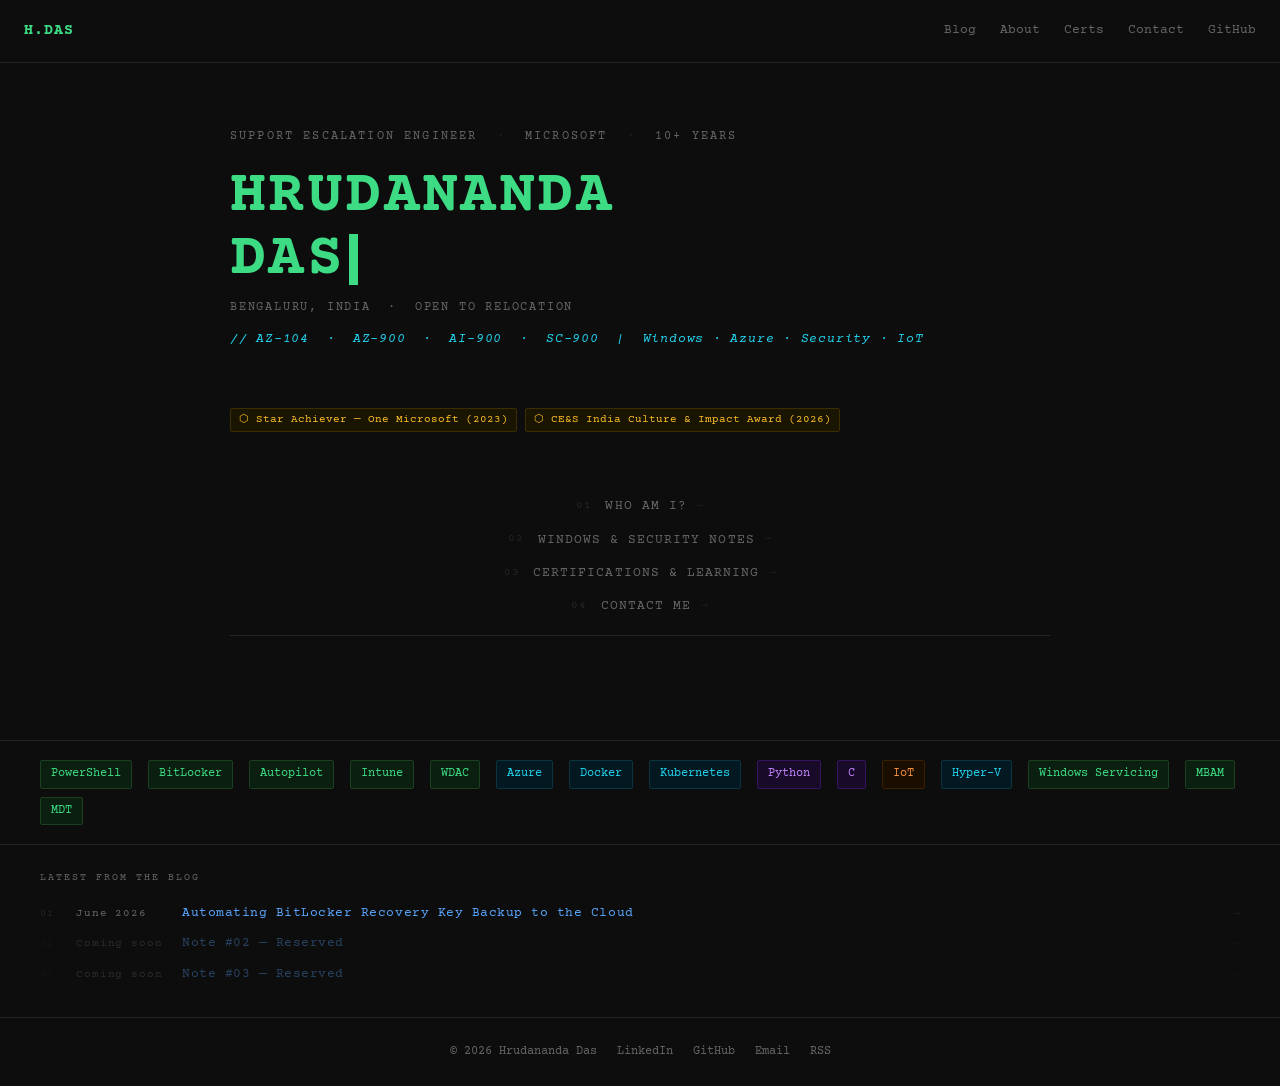
<file: index.html>
<!DOCTYPE html>
<html lang="en">
<head>
  <meta charset="UTF-8">
  <meta name="viewport" content="width=device-width, initial-scale=1.0">
  <title>Hrudananda Das</title>
  <link rel="preconnect" href="https://fonts.googleapis.com">
  <link rel="preconnect" href="https://fonts.gstatic.com" crossorigin>
  <link href="https://fonts.googleapis.com/css2?family=Courier+Prime:ital,wght@0,400;0,700;1,400&display=swap" rel="stylesheet">
  <link rel="stylesheet" href="styles.css">
  <style>
    /* ── INDEX-ONLY STYLES ── */
    body { display: flex; flex-direction: column; min-height: 100vh; }

    main.hero-page {
      flex: 1;
      max-width: 900px;
      padding: 4rem 2.5rem 3rem;
    }

    .hero-meta {
      font-size: 12px;
      letter-spacing: .18em;
      color: var(--muted);
      text-transform: uppercase;
      margin-bottom: 1.2rem;
      display: flex;
      flex-wrap: wrap;
      gap: .4rem 1.2rem;
    }
    .hero-meta .dot { color: var(--border); }

    h1.hero-name {
      font-size: clamp(34px, 5.5vw, 60px);
      font-weight: 700;
      color: var(--green);
      letter-spacing: .04em;
      line-height: 1.05;
      margin-bottom: .35rem;
      text-transform: uppercase;
    }

    .hero-location {
      font-size: 12px;
      letter-spacing: .15em;
      color: var(--muted);
      text-transform: uppercase;
      margin-bottom: .6rem;
    }

    .hero-tagline {
      font-size: 13px;
      color: var(--cyan);
      letter-spacing: .06em;
      margin-bottom: 3rem;
      font-style: italic;
    }

    .awards-row {
      display: flex;
      flex-wrap: wrap;
      gap: 8px;
      margin-bottom: 2.8rem;
    }

    nav.hero-nav {
      display: flex;
      flex-direction: column;
      gap: .7rem;
      margin-bottom: 3.5rem;
    }
    nav.hero-nav a {
      font-size: 13px;
      letter-spacing: .08em;
      color: var(--muted);
      text-decoration: none;
      text-transform: uppercase;
      display: inline-flex;
      align-items: center;
      gap: .6rem;
      transition: color .15s;
    }
    nav.hero-nav a:hover { color: var(--accent); }
    nav.hero-nav a::before {
      content: attr(data-num);
      font-size: 11px;
      color: var(--border);
      min-width: 20px;
    }
    nav.hero-nav a .nav-label { color: inherit; }
    nav.hero-nav a .arrow { font-size: 11px; color: var(--border); }
    nav.hero-nav a:hover .arrow { color: var(--muted); }

    /* colour-coded nav items */
    nav.hero-nav a[data-num="01"]:hover .nav-label { color: var(--green); }
    nav.hero-nav a[data-num="02"]:hover .nav-label { color: var(--purple); }
    nav.hero-nav a[data-num="03"]:hover .nav-label { color: var(--blue); }
    nav.hero-nav a[data-num="04"]:hover .nav-label { color: var(--cyan); }

    /* skills strip */
    hr.divider { border: none; border-top: 1px solid var(--border); margin: 0; }
    .skills-strip {
      padding: 1.2rem 2.5rem;
      display: flex;
      flex-wrap: wrap;
      gap: .5rem 1rem;
    }

    /* recent posts */
    .recent-strip {
      padding: 1.5rem 2.5rem 2rem;
      border-top: 1px solid var(--border);
    }
    .recent-label {
      font-size: 10px;
      letter-spacing: .2em;
      text-transform: uppercase;
      color: var(--muted);
      margin-bottom: 1rem;
    }
    .recent-posts { display: flex; flex-direction: column; gap: .5rem; }
    .recent-post {
      display: flex;
      align-items: baseline;
      gap: 1rem;
      font-size: 13px;
      text-decoration: none;
      color: var(--muted);
      letter-spacing: .04em;
      transition: color .15s;
    }
    .recent-post:hover { color: var(--accent); }
    .recent-post .rp-num { font-size: 10px; color: var(--border); min-width: 20px; }
    .recent-post .rp-date { font-size: 11px; color: var(--muted); letter-spacing: .08em; min-width: 90px; }
    .recent-post .rp-title { color: var(--blue); }
    .recent-post:hover .rp-title { color: var(--cyan); }
    .recent-post .rp-arrow { font-size: 11px; color: var(--border); margin-left: auto; }

    .cursor {
      display: inline-block;
      width: 9px;
      height: .85em;
      background: var(--green);
      vertical-align: middle;
      margin-left: 4px;
      animation: blink 1s step-end infinite;
    }
    @keyframes blink { 50% { opacity: 0; } }

    @media(max-width: 600px) {
      main.hero-page, .skills-strip, .recent-strip { padding-left: 1.5rem; padding-right: 1.5rem; }
      .recent-post .rp-date { display: none; }
    }
  </style>
</head>
<body>

<nav>
  <a class="nav-brand" href="index.html">H.DAS</a>
  <ul class="nav-links">
    <li><a href="notes.html">Blog</a></li>
    <li><a href="whoami.html">About</a></li>
    <li><a href="certifications.html">Certs</a></li>
    <li><a href="contact">Contact</a></li>
    <li><a href="https://github.com/harty1193" target="_blank" rel="noopener">GitHub</a></li>
  </ul>
</nav>

<main class="hero-page">
  <p class="hero-meta">
    <span>Support Escalation Engineer</span>
    <span class="dot">·</span>
    <span>Microsoft</span>
    <span class="dot">·</span>
    <span>10+ Years</span>
  </p>

  <h1 class="hero-name">HRUDANANDA<br>DAS<span class="cursor"></span></h1>
  <p class="hero-location">Bengaluru, India &nbsp;·&nbsp; Open to Relocation</p>
  <p class="hero-tagline">// AZ-104 &nbsp;·&nbsp; AZ-900 &nbsp;·&nbsp; AI-900 &nbsp;·&nbsp; SC-900 &nbsp;|&nbsp; Windows · Azure · Security · IoT</p>

  <div class="awards-row">
    <span class="award-badge">⬡ Star Achiever — One Microsoft (2023)</span>
    <span class="award-badge">⬡ CE&amp;S India Culture &amp; Impact Award (2026)</span>
  </div>

  <nav class="hero-nav" aria-label="Main sections">
    <a href="whoami.html"         data-num="01"><span class="nav-label">Who am I?</span> <span class="arrow">→</span></a>
    <a href="notes.html"          data-num="02"><span class="nav-label">Windows &amp; Security notes</span> <span class="arrow">→</span></a>
    <a href="certifications.html" data-num="03"><span class="nav-label">Certifications &amp; learning</span> <span class="arrow">→</span></a>
    <a href="contact"        data-num="04"><span class="nav-label">Contact me</span> <span class="arrow">→</span></a>
  </nav>
</main>

<hr class="divider">
<div class="skills-strip">
  <span class="tag tag-green">PowerShell</span>
  <span class="tag tag-green">BitLocker</span>
  <span class="tag tag-green">Autopilot</span>
  <span class="tag tag-green">Intune</span>
  <span class="tag tag-green">WDAC</span>
  <span class="tag tag-cyan">Azure</span>
  <span class="tag tag-cyan">Docker</span>
  <span class="tag tag-cyan">Kubernetes</span>
  <span class="tag tag-purple">Python</span>
  <span class="tag tag-purple">C</span>
  <span class="tag tag-orange">IoT</span>
  <span class="tag tag-cyan">Hyper-V</span>
  <span class="tag tag-green">Windows Servicing</span>
  <span class="tag tag-green">MBAM</span>
  <span class="tag tag-green">MDT</span>
</div>

<div class="recent-strip">
  <div class="recent-label">Latest from the blog</div>
  <div class="recent-posts">
    <a class="recent-post" href="post-001-bitlocker-backup.html">
      <span class="rp-num">01</span>
      <span class="rp-date">June 2026</span>
      <span class="rp-title">Automating BitLocker Recovery Key Backup to the Cloud</span>
      <span class="rp-arrow">→</span>
    </a>
    <a class="recent-post" href="#" style="opacity:.35; pointer-events:none;">
      <span class="rp-num">02</span>
      <span class="rp-date">Coming soon</span>
      <span class="rp-title">Note #02 — Reserved</span>
      <span class="rp-arrow">→</span>
    </a>
    <a class="recent-post" href="#" style="opacity:.35; pointer-events:none;">
      <span class="rp-num">03</span>
      <span class="rp-date">Coming soon</span>
      <span class="rp-title">Note #03 — Reserved</span>
      <span class="rp-arrow">→</span>
    </a>
  </div>
</div>

<footer>
  <span>© 2026 Hrudananda Das</span>
  <a href="https://linkedin.com/in/harty1193" target="_blank" rel="noopener">LinkedIn</a>
  <a href="https://github.com/harty1193" target="_blank" rel="noopener">GitHub</a>
  <a href="mailto:hrudananda.das@proton.me">Email</a>
  <a href="/feed.xml">RSS</a>
</footer>

</body>
</html>
</file>
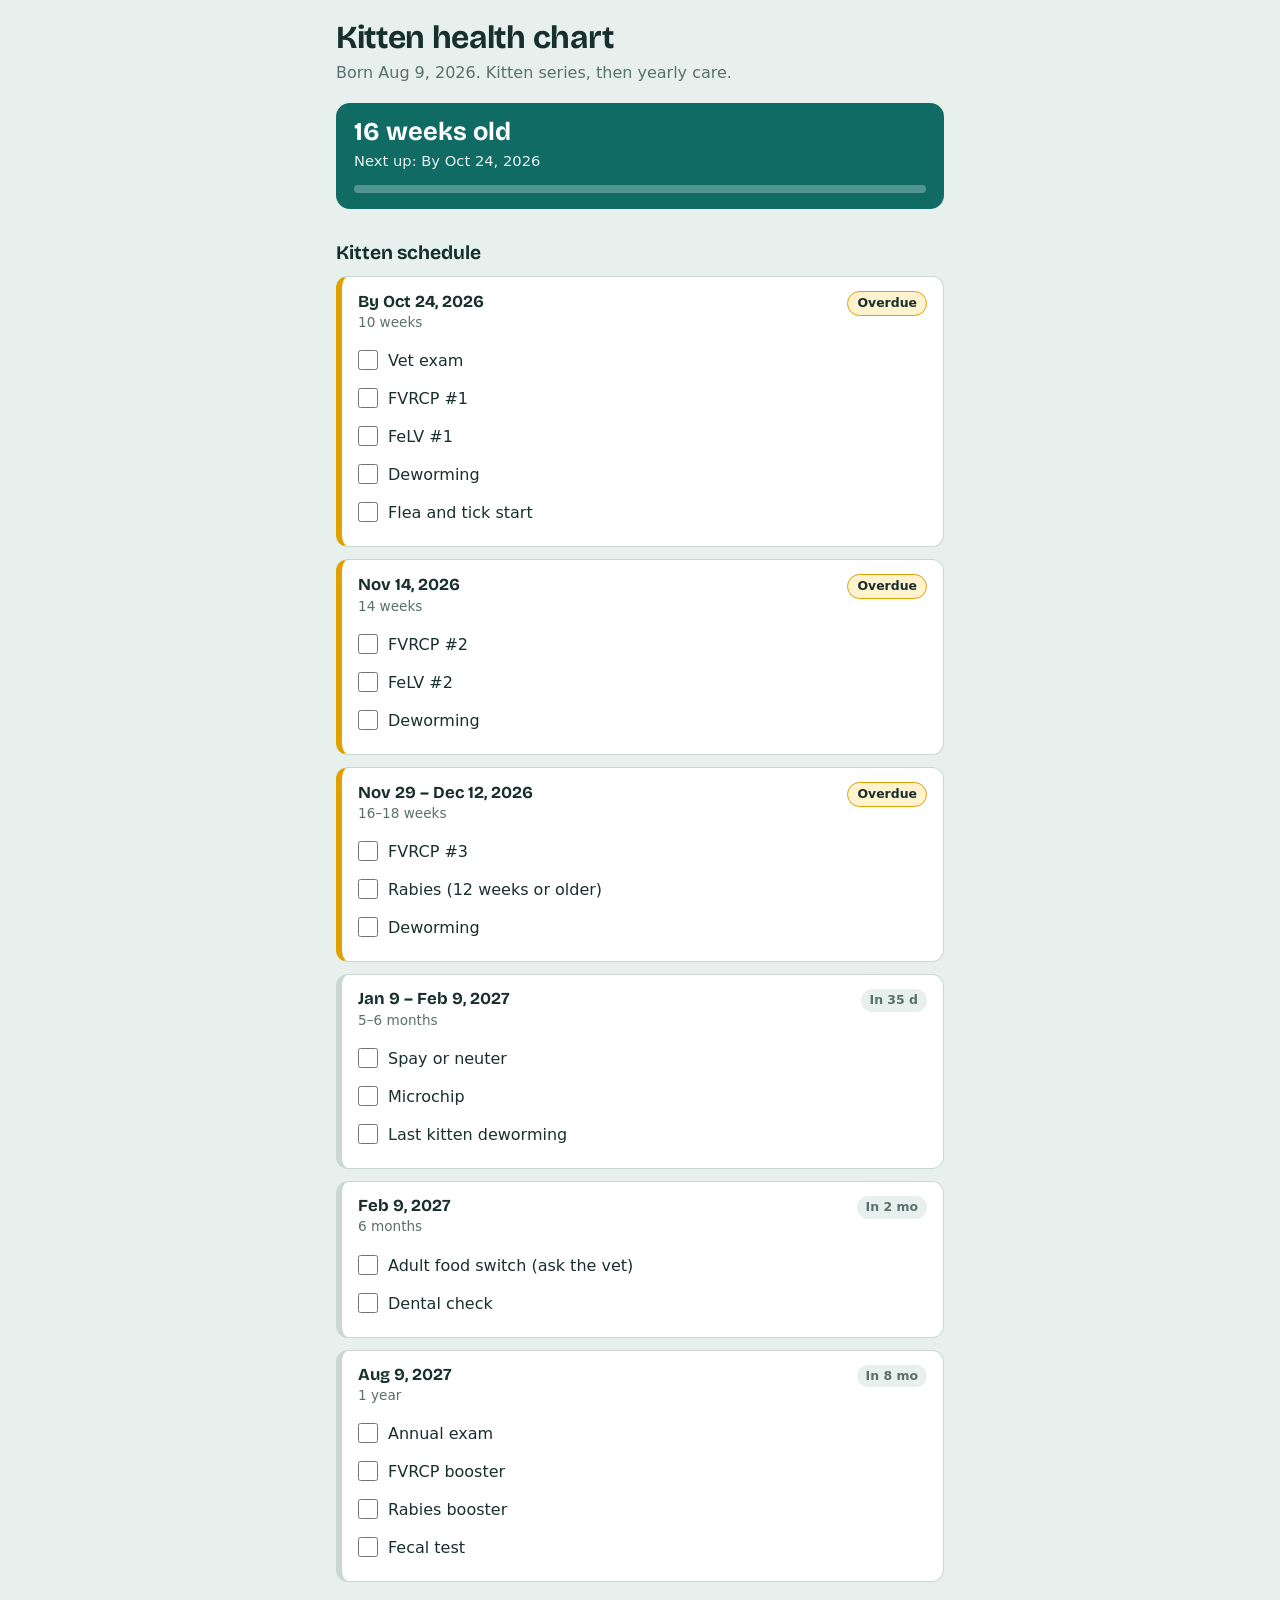
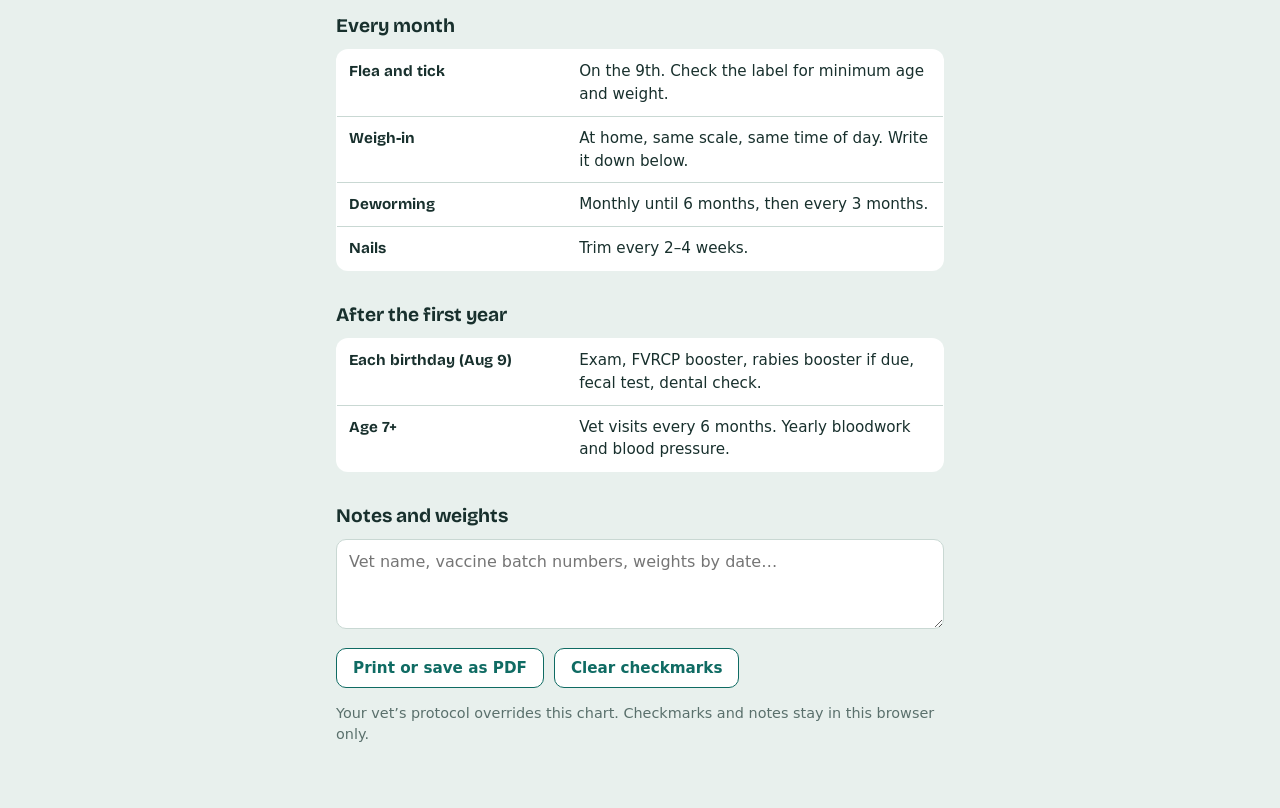
<file: anya/index.html>
<!DOCTYPE html>
<html lang="en">
<head>
<meta charset="utf-8">
<meta name="viewport" content="width=device-width, initial-scale=1">
<title>Kitten vaccination and health chart</title>
<link rel="preconnect" href="https://fonts.googleapis.com">
<link href="https://fonts.googleapis.com/css2?family=Bricolage+Grotesque:wght@500;700&display=swap" rel="stylesheet">
<style>
:root{
  --bg:#e8f0ed; --surface:#ffffff; --ink:#18302d; --muted:#5a706c; --line:#c9d8d3;
  --teal:#0f6b63; --amber:#e0a100; --amber-bg:#fff3cf; --done:#2f8f5b;
  --head:"Bricolage Grotesque","Trebuchet MS",system-ui,sans-serif;
  --body:system-ui,-apple-system,"Segoe UI",Roboto,sans-serif;
}
@media (prefers-color-scheme:dark){
  :root:not([data-theme="light"]){
    --bg:#10201e; --surface:#182c29; --ink:#e6f1ee; --muted:#93aaa5; --line:#2b4541;
    --teal:#4fc3b5; --amber:#f2b92e; --amber-bg:#3a3012; --done:#5cc58c;
  }
}
*{box-sizing:border-box}
html{scroll-padding-top:12px}
body{margin:0;background:var(--bg);color:var(--ink);font:16px/1.5 var(--body);
  padding:env(safe-area-inset-top,0px) 0 env(safe-area-inset-bottom,0px)}
main{max-width:640px;margin:0 auto;padding:20px 16px 48px}
h1{font:700 2rem/1.1 var(--head);margin:0 0 6px;letter-spacing:-.01em}
h2{font:700 1.2rem/1.2 var(--head);margin:32px 0 12px}
.sub{color:var(--muted);margin:0 0 18px}
.age{background:var(--teal);color:#fff;border-radius:14px;padding:16px 18px;margin-bottom:8px}
.age b{font:700 1.6rem/1 var(--head);display:block;margin-bottom:4px}
.age span{opacity:.9;font-size:.92rem}
.bar{height:8px;border-radius:4px;background:rgba(255,255,255,.28);margin-top:12px;overflow:hidden}
.bar i{display:block;height:100%;width:0;background:#fff;transition:width .3s}
.ms{background:var(--surface);border:1px solid var(--line);border-left:6px solid var(--line);
  border-radius:12px;padding:14px 16px;margin-bottom:12px}
.ms.soon{border-left-color:var(--amber);background:linear-gradient(0deg,var(--surface),var(--surface)),var(--amber-bg)}
.ms.done{border-left-color:var(--done)}
.top{display:flex;justify-content:space-between;gap:10px;align-items:baseline;flex-wrap:wrap}
.date{font:700 1.05rem/1.2 var(--head)}
.age-l{color:var(--muted);font-size:.85rem}
.badge{font-size:.78rem;font-weight:600;padding:2px 9px;border-radius:99px;background:var(--bg);color:var(--muted);white-space:nowrap}
.soon .badge{background:var(--amber-bg);color:var(--ink);border:1px solid var(--amber)}
.done .badge{background:var(--done);color:#fff}
ul{list-style:none;margin:10px 0 0;padding:0}
li label{display:flex;gap:10px;align-items:flex-start;padding:7px 0;cursor:pointer}
li input{width:20px;height:20px;margin:1px 0 0;accent-color:var(--teal);flex:none}
li input:checked+span{color:var(--muted);text-decoration:line-through}
input:focus-visible,textarea:focus-visible{outline:3px solid var(--amber);outline-offset:2px}
table{width:100%;border-collapse:collapse;background:var(--surface);border:1px solid var(--line);border-radius:12px;overflow:hidden}
th,td{text-align:left;padding:10px 12px;border-bottom:1px solid var(--line);vertical-align:top;font-size:.95rem}
th{font-family:var(--head);width:38%}
tr:last-child th,tr:last-child td{border-bottom:0}
.note{color:var(--muted);font-size:.9rem}
textarea{width:100%;min-height:90px;padding:10px 12px;border:1px solid var(--line);border-radius:10px;
  background:var(--surface);color:var(--ink);font:inherit;resize:vertical}
.actions{display:flex;gap:10px;margin-top:12px;flex-wrap:wrap}
button{font:600 .95rem var(--body);padding:10px 16px;border-radius:10px;border:1px solid var(--teal);
  background:var(--surface);color:var(--teal);cursor:pointer}
@media print{
  body{background:#fff;color:#000} .actions,textarea{display:none}
  .age{background:#fff;color:#000;border:1px solid #000} .bar{display:none}
  .ms{break-inside:avoid}
}
</style>
</head>
<body>
<main>
  <h1>Kitten health chart</h1>
  <p class="sub">Born Aug 9, 2026. Kitten series, then yearly care.</p>

  <div class="age" aria-live="polite">
    <b id="ageNow">–</b>
    <span id="ageNext">–</span>
    <div class="bar" role="progressbar" aria-label="Checklist progress" aria-valuemin="0" aria-valuemax="100"><i id="prog"></i></div>
  </div>

  <h2>Kitten schedule</h2>
  <div id="timeline"></div>

  <h2>Every month</h2>
  <table>
    <tr><th>Flea and tick</th><td>On the 9th. Check the label for minimum age and weight.</td></tr>
    <tr><th>Weigh-in</th><td>At home, same scale, same time of day. Write it down below.</td></tr>
    <tr><th>Deworming</th><td>Monthly until 6 months, then every 3 months.</td></tr>
    <tr><th>Nails</th><td>Trim every 2–4 weeks.</td></tr>
  </table>

  <h2>After the first year</h2>
  <table>
    <tr><th>Each birthday (Aug 9)</th><td>Exam, FVRCP booster, rabies booster if due, fecal test, dental check.</td></tr>
    <tr><th>Age 7+</th><td>Vet visits every 6 months. Yearly bloodwork and blood pressure.</td></tr>
  </table>

  <h2>Notes and weights</h2>
  <textarea id="notes" aria-label="Notes" placeholder="Vet name, vaccine batch numbers, weights by date…"></textarea>
  <div class="actions">
    <button id="print" type="button">Print or save as PDF</button>
    <button id="reset" type="button">Clear checkmarks</button>
  </div>
  <p class="note">Your vet’s protocol overrides this chart. Checkmarks and notes stay in this browser only.</p>
</main>

<script>
(function(){
  var BORN = new Date(2026,7,9);
  var MS = [
    {id:"v1", date:[2026,9,24], label:"By Oct 24, 2026", age:"10 weeks", items:["Vet exam","FVRCP #1","FeLV #1","Deworming","Flea and tick start"]},
    {id:"v2", date:[2026,10,14], label:"Nov 14, 2026", age:"14 weeks", items:["FVRCP #2","FeLV #2","Deworming"]},
    {id:"v3", date:[2026,10,29], label:"Nov 29 – Dec 12, 2026", age:"16–18 weeks", items:["FVRCP #3","Rabies (12 weeks or older)","Deworming"]},
    {id:"v4", date:[2027,0,9], label:"Jan 9 – Feb 9, 2027", age:"5–6 months", items:["Spay or neuter","Microchip","Last kitten deworming"]},
    {id:"v5", date:[2027,1,9], label:"Feb 9, 2027", age:"6 months", items:["Adult food switch (ask the vet)","Dental check"]},
    {id:"v6", date:[2027,7,9], label:"Aug 9, 2027", age:"1 year", items:["Annual exam","FVRCP booster","Rabies booster","Fecal test"]}
  ];
  var store = {};
  function load(){ try{ store = JSON.parse(localStorage.getItem("kitten-chart")||"{}"); }catch(e){ store = {}; } }
  function save(){ try{ localStorage.setItem("kitten-chart", JSON.stringify(store)); }catch(e){} }
  load();

  var DAY = 86400000;
  function today(){ var t = new Date(); return new Date(t.getFullYear(), t.getMonth(), t.getDate()); }

  function render(){
    var box = document.getElementById("timeline");
    box.innerHTML = "";
    var total = 0, checked = 0;
    MS.forEach(function(m){
      var d = new Date(m.date[0], m.date[1], m.date[2]);
      var left = Math.round((d - today())/DAY);
      var n = m.items.filter(function(_,i){ return store[m.id+i]; }).length;
      var all = n === m.items.length;
      total += m.items.length; checked += n;
      var cls = all ? "done" : (left <= 7 ? "soon" : "");
      var badge = all ? "Done" : (left < 0 ? "Overdue" : left === 0 ? "Today" : left <= 7 ? "Due in "+left+" d" : "In "+(left>=60? Math.round(left/30)+" mo" : left+" d"));
      var sec = document.createElement("section");
      sec.className = "ms "+cls;
      var html = '<div class="top"><div><div class="date">'+m.label+'</div><div class="age-l">'+m.age+'</div></div><span class="badge">'+badge+'</span></div><ul>';
      m.items.forEach(function(t,i){
        var k = m.id+i;
        html += '<li><label><input type="checkbox" data-k="'+k+'"'+(store[k]?" checked":"")+'><span>'+t+'</span></label></li>';
      });
      sec.innerHTML = html + "</ul>";
      box.appendChild(sec);
    });
    document.getElementById("prog").style.width = Math.round(100*checked/total)+"%";
    document.querySelector(".bar").setAttribute("aria-valuenow", Math.round(100*checked/total));
  }

  function age(){
    var days = Math.floor((today() - BORN)/DAY), w = Math.floor(days/7);
    var txt = days < 0 ? "Not born yet" : (days < 150 ? w+" weeks old" : Math.floor(days/30.4)+" months old");
    document.getElementById("ageNow").textContent = txt;
    var next = null;
    for (var i=0;i<MS.length;i++){
      var d = new Date(MS[i].date[0], MS[i].date[1], MS[i].date[2]);
      var done = MS[i].items.every(function(_,j){ return store[MS[i].id+j]; });
      if (!done){ next = MS[i]; break; }
    }
    document.getElementById("ageNext").textContent = next ? "Next up: "+next.label : "Everything on the chart is done.";
  }

  document.getElementById("timeline").addEventListener("change", function(e){
    var k = e.target.getAttribute("data-k");
    if (!k) return;
    store[k] = e.target.checked; save(); render(); age();
  });

  var notes = document.getElementById("notes");
  try{ notes.value = localStorage.getItem("kitten-notes")||""; }catch(e){}
  notes.addEventListener("input", function(){ try{ localStorage.setItem("kitten-notes", notes.value); }catch(e){} });

  document.getElementById("reset").addEventListener("click", function(){
    store = {}; save(); render(); age();
  });
  document.getElementById("print").addEventListener("click", function(){ window.print(); });

  render(); age();
})();
</script>
</body>
</html>
</file>
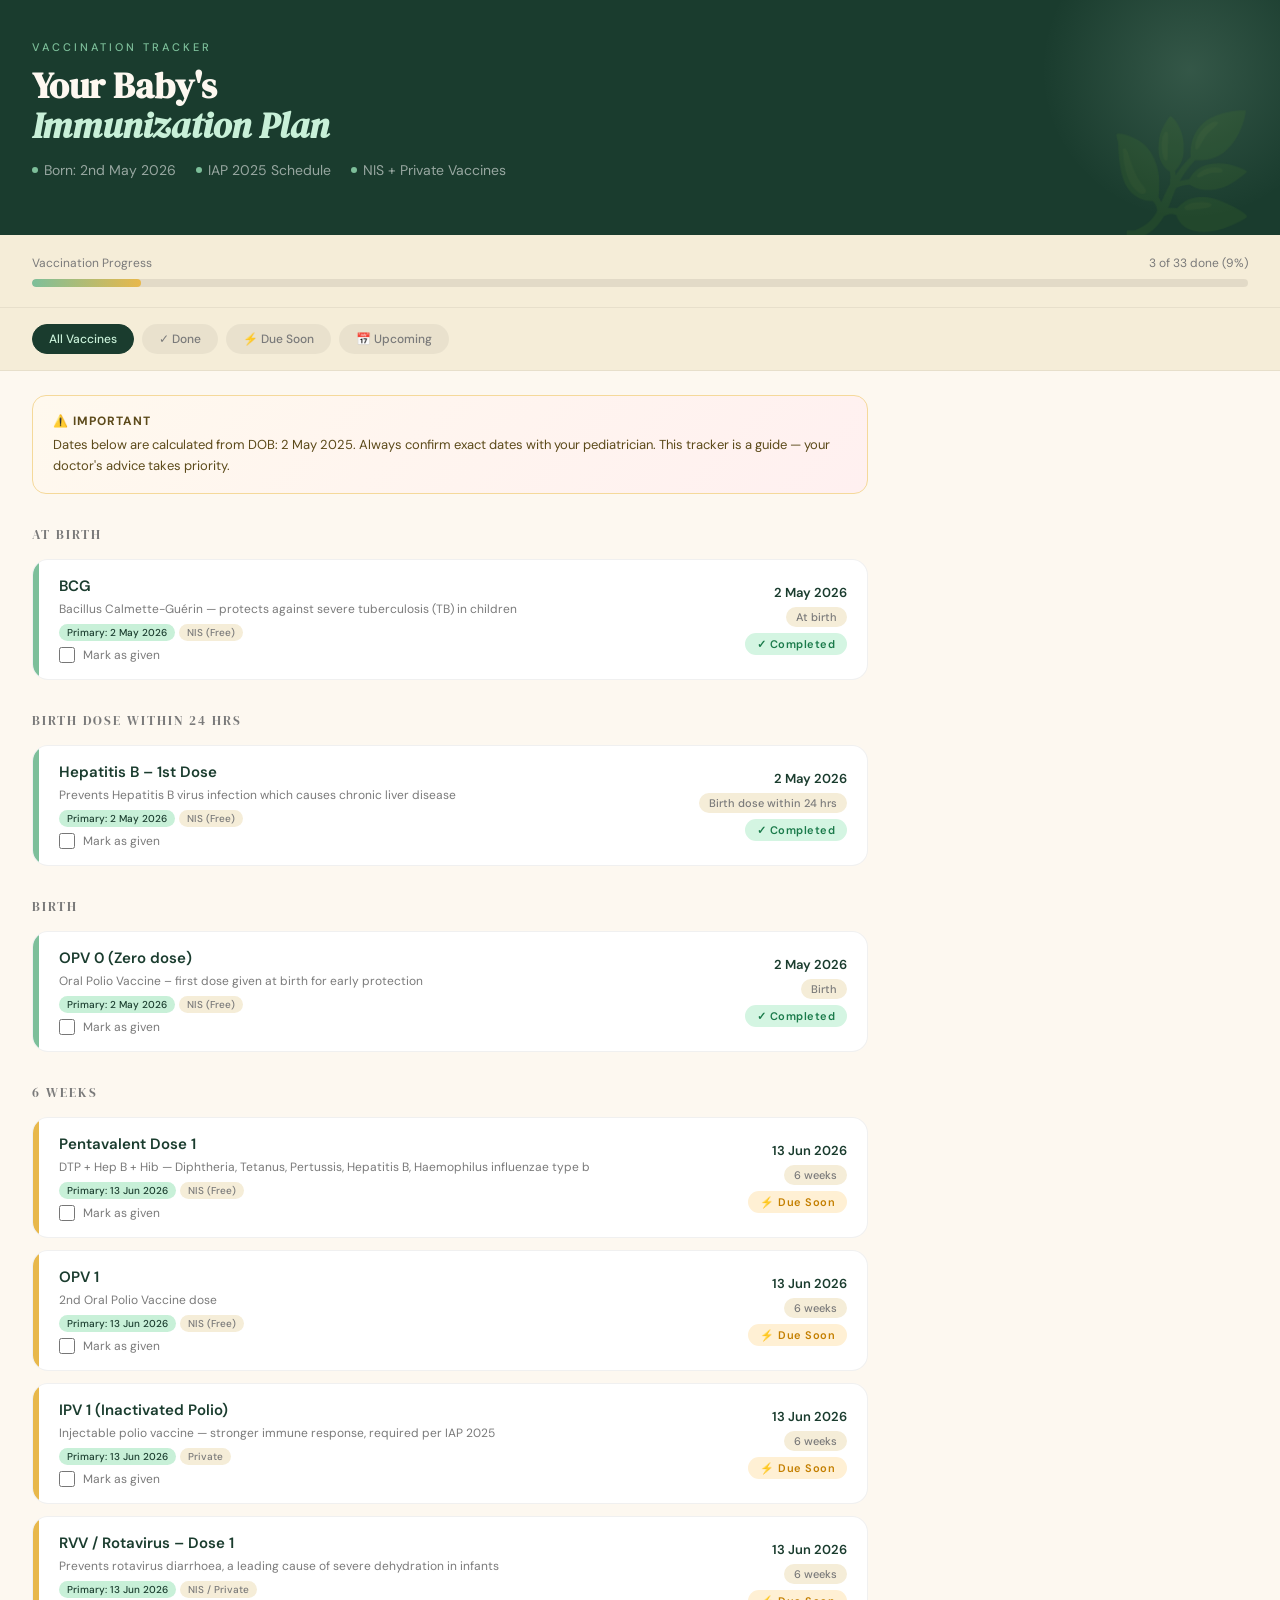
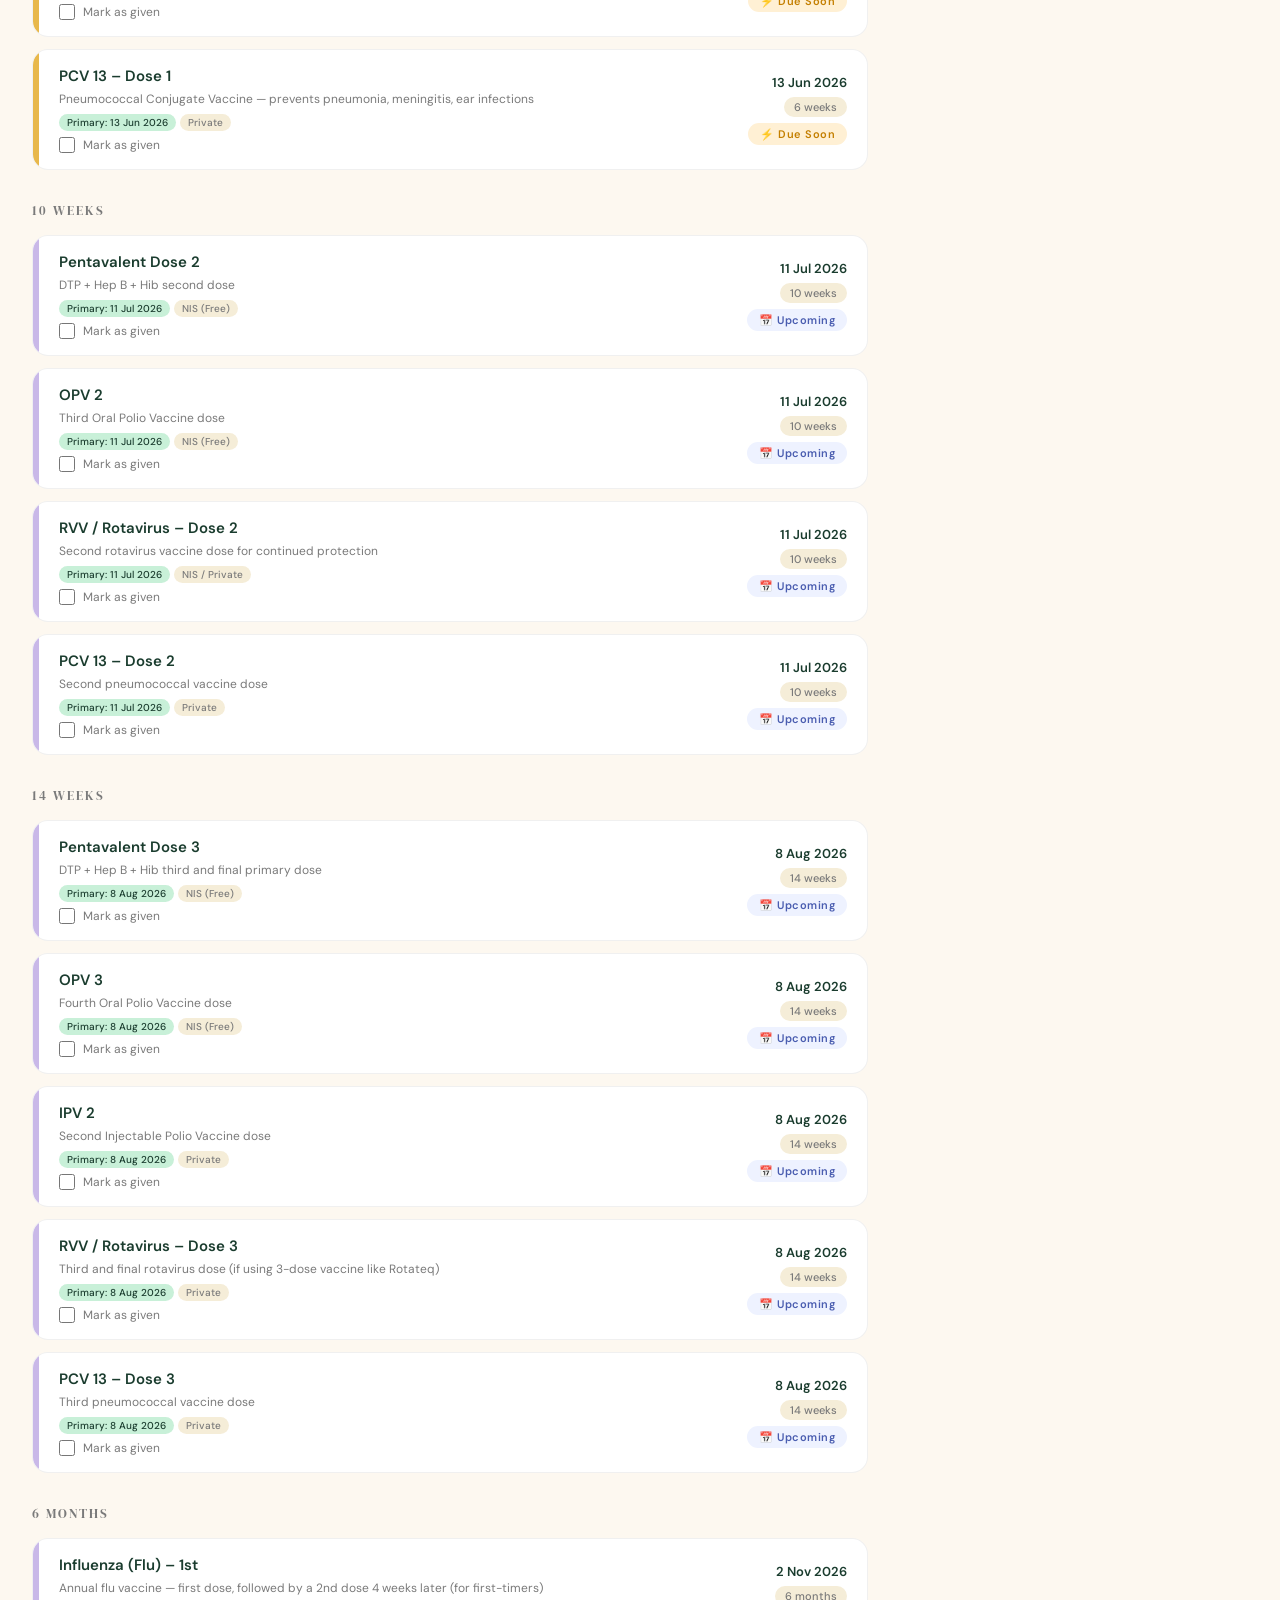
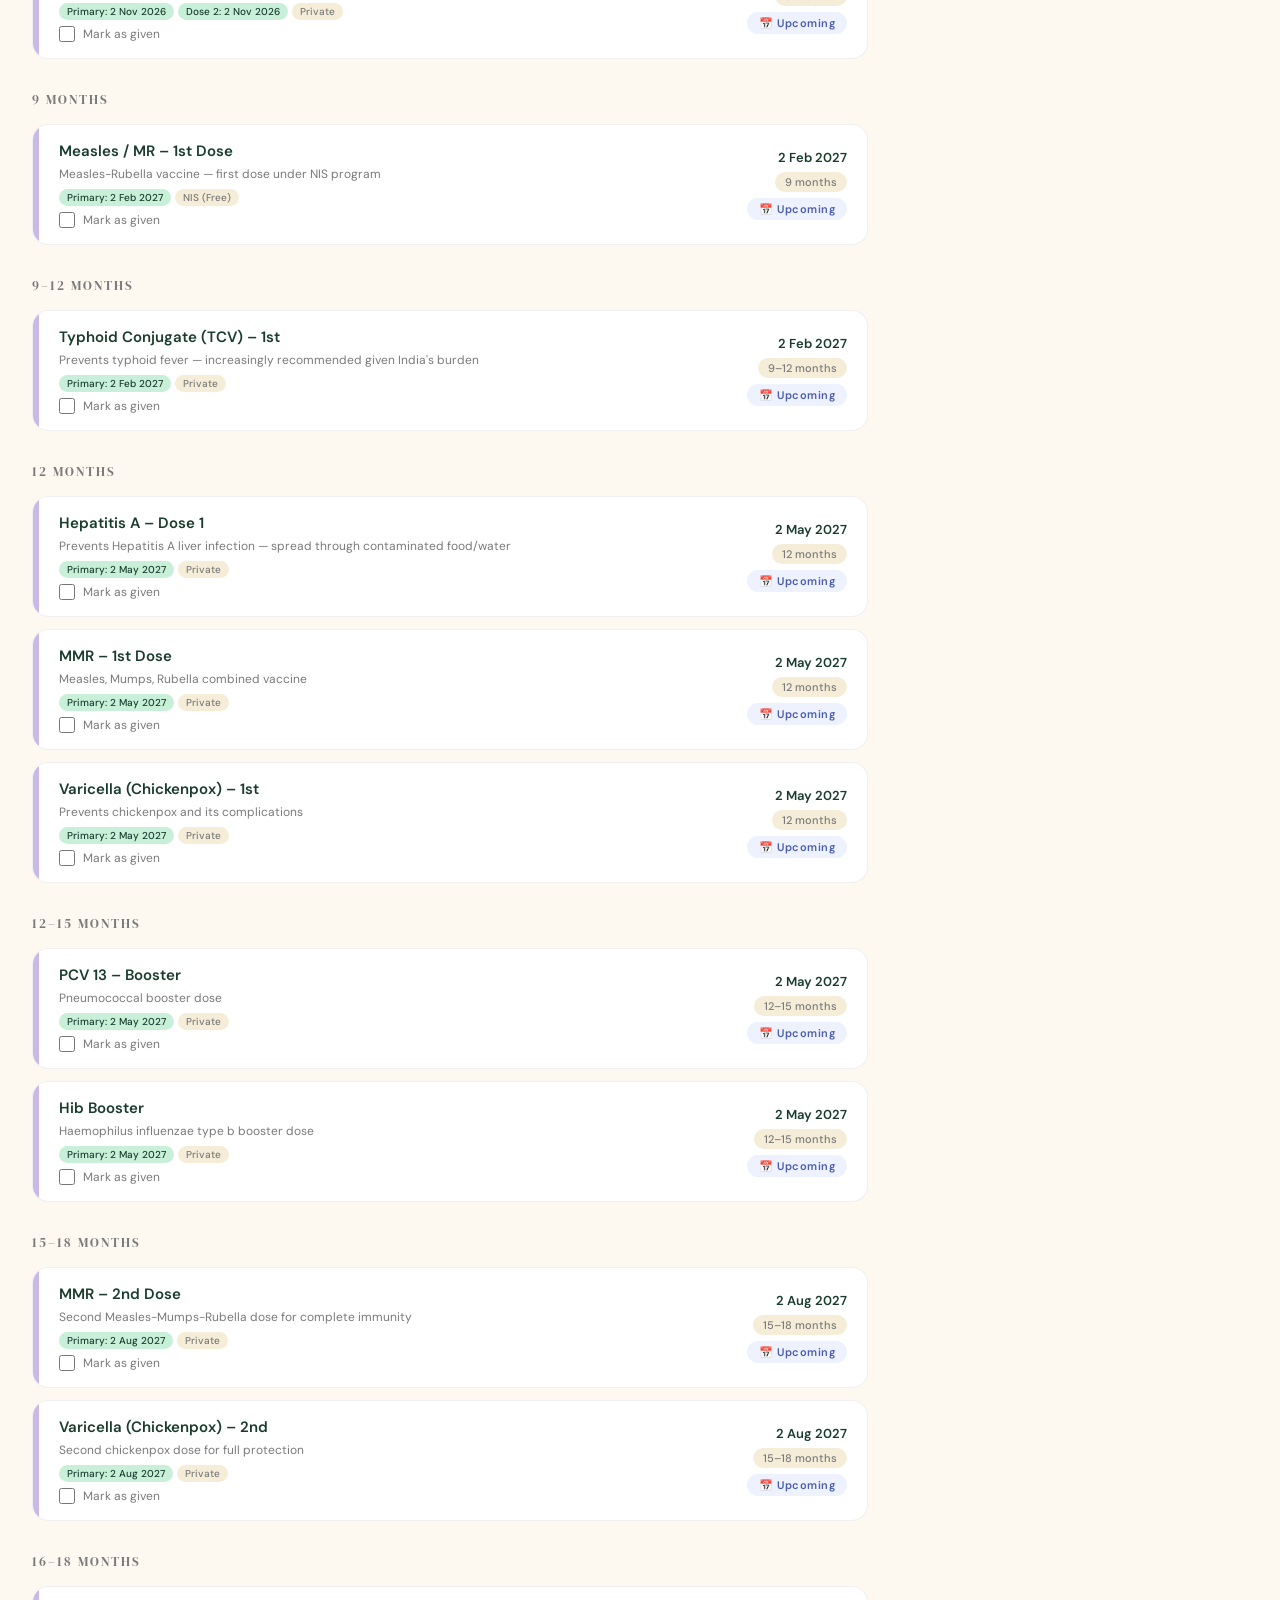
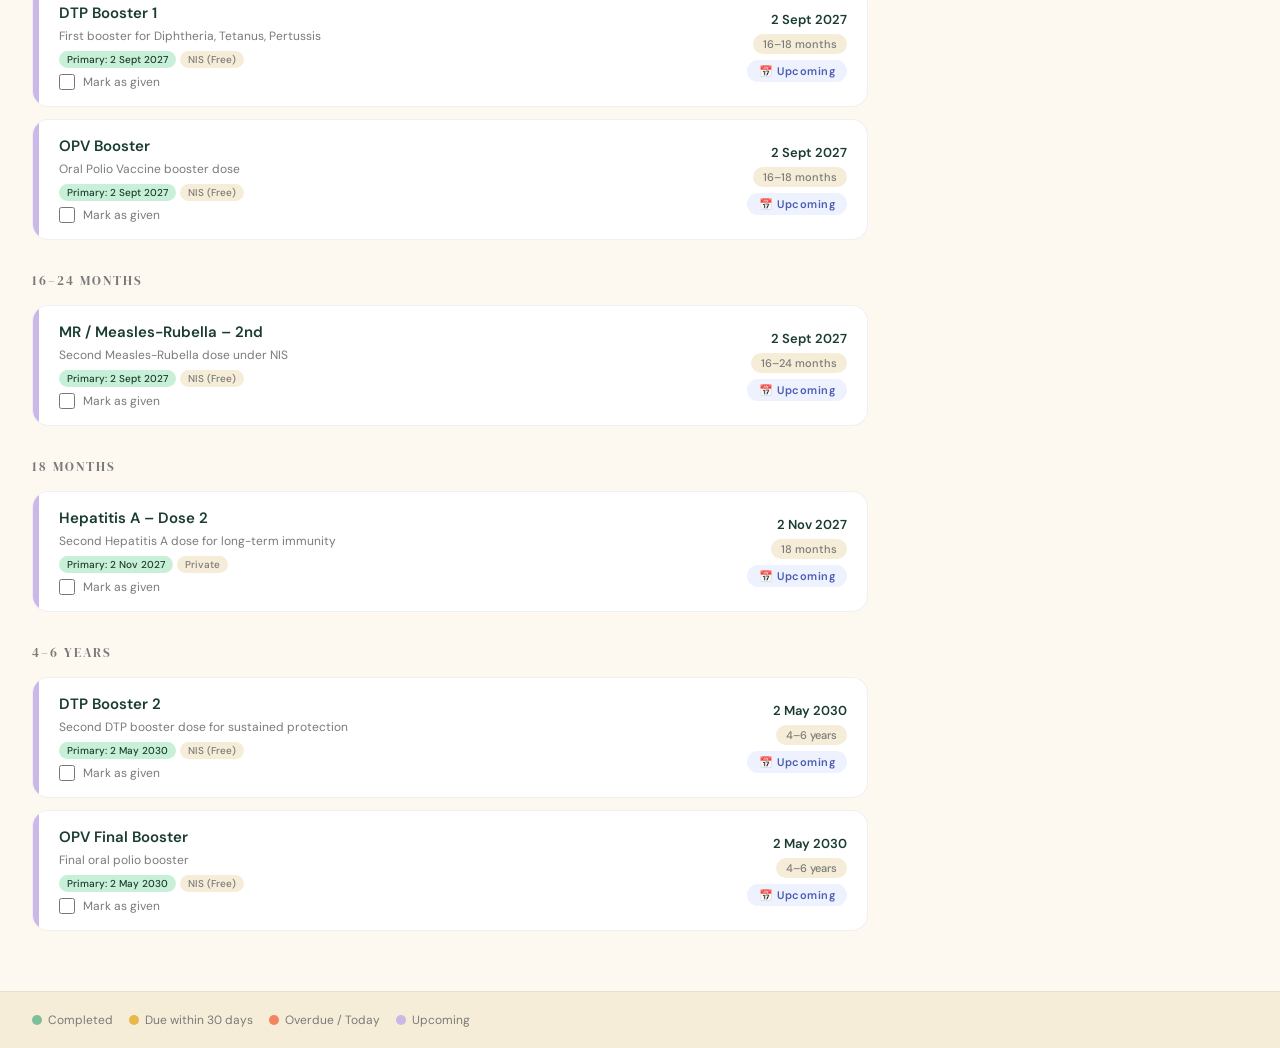
<file: babyvac.html>
<!DOCTYPE html>
<html lang="en">
<head>
<meta charset="UTF-8">
<meta name="viewport" content="width=device-width, initial-scale=1.0">
<title>Baby Vaccination Schedule</title>
<link href="https://fonts.googleapis.com/css2?family=DM+Serif+Display:ital@0;1&family=DM+Sans:wght@300;400;500;600&display=swap" rel="stylesheet">
<style>
  :root {
    --mint: #C8F0D8;
    --sage: #7DBF9A;
    --deep: #1A3C2E;
    --cream: #FDF8F0;
    --warm: #F5EDD8;
    --gold: #E8B84B;
    --alert: #F4845F;
    --sky: #A8D8EA;
    --lavender: #C9B8E8;
    --text: #2C2C2C;
    --muted: #7A7A7A;
  }

  * { margin: 0; padding: 0; box-sizing: border-box; }

  body {
    font-family: 'DM Sans', sans-serif;
    background: var(--cream);
    color: var(--text);
    min-height: 100vh;
  }

  .hero {
    background: var(--deep);
    padding: 40px 32px 56px;
    position: relative;
    overflow: hidden;
  }

  .hero::before {
    content: '';
    position: absolute;
    width: 300px; height: 300px;
    border-radius: 50%;
    background: radial-gradient(circle, rgba(200,240,216,0.15) 0%, transparent 70%);
    top: -80px; right: -60px;
  }

  .hero::after {
    content: '🌿';
    font-size: 120px;
    position: absolute;
    right: 24px; bottom: -20px;
    opacity: 0.12;
  }

  .hero-label {
    font-size: 11px;
    letter-spacing: 3px;
    text-transform: uppercase;
    color: var(--sage);
    margin-bottom: 12px;
    font-weight: 500;
  }

  .hero h1 {
    font-family: 'DM Serif Display', serif;
    font-size: 36px;
    color: var(--cream);
    line-height: 1.1;
    margin-bottom: 8px;
  }

  .hero h1 span {
    color: var(--mint);
    font-style: italic;
  }

  .hero-sub {
    color: rgba(255,255,255,0.55);
    font-size: 14px;
    margin-top: 16px;
    display: flex;
    gap: 20px;
    flex-wrap: wrap;
  }

  .hero-sub span {
    display: flex;
    align-items: center;
    gap: 6px;
  }

  .hero-sub .dot {
    width: 6px; height: 6px;
    border-radius: 50%;
    background: var(--sage);
    display: inline-block;
  }

  .progress-bar-wrap {
    background: var(--warm);
    padding: 20px 32px;
    border-bottom: 1px solid rgba(0,0,0,0.06);
  }

  .progress-label {
    font-size: 12px;
    color: var(--muted);
    margin-bottom: 8px;
    display: flex;
    justify-content: space-between;
  }

  .progress-bar {
    height: 8px;
    background: rgba(0,0,0,0.08);
    border-radius: 99px;
    overflow: hidden;
  }

  .progress-fill {
    height: 100%;
    border-radius: 99px;
    background: linear-gradient(90deg, var(--sage), var(--gold));
    transition: width 1s ease;
  }

  .filters {
    padding: 16px 32px;
    display: flex;
    gap: 8px;
    flex-wrap: wrap;
    background: var(--warm);
    border-bottom: 1px solid rgba(0,0,0,0.06);
  }

  .filter-btn {
    padding: 6px 16px;
    border-radius: 99px;
    font-size: 12px;
    font-weight: 500;
    border: 1.5px solid transparent;
    cursor: pointer;
    transition: all 0.2s;
    font-family: 'DM Sans', sans-serif;
    background: rgba(0,0,0,0.05);
    color: var(--muted);
  }

  .filter-btn.active, .filter-btn:hover {
    background: var(--deep);
    color: var(--mint);
    border-color: var(--deep);
  }

  .content { padding: 24px 32px 48px; max-width: 900px; }

  .section-heading {
    font-family: 'DM Serif Display', serif;
    font-size: 13px;
    letter-spacing: 2px;
    text-transform: uppercase;
    color: var(--muted);
    margin: 32px 0 16px;
  }

  .vaccine-card {
    background: white;
    border-radius: 16px;
    margin-bottom: 12px;
    border: 1.5px solid rgba(0,0,0,0.06);
    overflow: hidden;
    transition: transform 0.15s, box-shadow 0.15s;
    animation: fadeUp 0.4s ease both;
  }

  .vaccine-card:hover {
    transform: translateY(-2px);
    box-shadow: 0 8px 24px rgba(0,0,0,0.08);
  }

  @keyframes fadeUp {
    from { opacity: 0; transform: translateY(12px); }
    to   { opacity: 1; transform: translateY(0); }
  }

  .card-header {
    display: flex;
    align-items: stretch;
    gap: 0;
  }

  .card-stripe {
    width: 6px;
    flex-shrink: 0;
    border-radius: 0;
  }

  .card-body {
    padding: 16px 20px;
    flex: 1;
    display: flex;
    align-items: center;
    justify-content: space-between;
    gap: 12px;
    flex-wrap: wrap;
  }

  .card-left { flex: 1; min-width: 200px; }

  .vaccine-name {
    font-size: 15px;
    font-weight: 600;
    color: var(--deep);
    margin-bottom: 4px;
  }

  .vaccine-desc {
    font-size: 12px;
    color: var(--muted);
    line-height: 1.5;
  }

  .card-right {
    display: flex;
    flex-direction: column;
    align-items: flex-end;
    gap: 6px;
    flex-shrink: 0;
  }

  .due-date {
    font-size: 13px;
    font-weight: 600;
    color: var(--deep);
    font-variant-numeric: tabular-nums;
  }

  .age-tag {
    font-size: 11px;
    padding: 3px 10px;
    border-radius: 99px;
    font-weight: 500;
    background: var(--warm);
    color: var(--muted);
  }

  .status-badge {
    font-size: 11px;
    padding: 4px 12px;
    border-radius: 99px;
    font-weight: 600;
    letter-spacing: 0.5px;
    display: flex;
    align-items: center;
    gap: 4px;
  }

  .status-done   { background: #D4F5E2; color: #1A7A4A; }
  .status-soon   { background: #FFF0D4; color: #C47F00; }
  .status-upcoming { background: #EEF2FF; color: #4A5DB0; }
  .status-today  { background: #FFE0D9; color: #C0391B; animation: pulse 1.5s infinite; }

  @keyframes pulse {
    0%,100% { opacity: 1; }
    50%      { opacity: 0.7; }
  }

  .stripe-done     { background: var(--sage); }
  .stripe-soon     { background: var(--gold); }
  .stripe-upcoming { background: var(--lavender); }
  .stripe-today    { background: var(--alert); }

  .dose-pills {
    display: flex;
    gap: 4px;
    flex-wrap: wrap;
    margin-top: 6px;
  }

  .dose-pill {
    font-size: 10px;
    padding: 2px 8px;
    border-radius: 99px;
    background: var(--mint);
    color: var(--deep);
    font-weight: 500;
  }

  .checkbox-wrap {
    display: flex;
    align-items: center;
    gap: 8px;
    margin-top: 6px;
  }

  .checkbox-wrap input[type="checkbox"] {
    width: 16px; height: 16px;
    accent-color: var(--sage);
    cursor: pointer;
  }

  .checkbox-wrap label {
    font-size: 12px;
    color: var(--muted);
    cursor: pointer;
  }

  .legend {
    display: flex;
    gap: 16px;
    flex-wrap: wrap;
    padding: 20px 32px;
    background: var(--warm);
    border-top: 1px solid rgba(0,0,0,0.06);
    font-size: 12px;
    color: var(--muted);
  }

  .legend-item {
    display: flex;
    align-items: center;
    gap: 6px;
  }

  .legend-dot {
    width: 10px; height: 10px;
    border-radius: 50%;
  }

  .note-card {
    background: linear-gradient(135deg, #FFF9EE, #FFF0F0);
    border: 1.5px solid #F5D99A;
    border-radius: 14px;
    padding: 16px 20px;
    margin-bottom: 12px;
    font-size: 13px;
    line-height: 1.6;
    color: #5C4A1A;
  }

  .note-card strong { display: block; margin-bottom: 4px; font-size: 12px; letter-spacing: 1px; text-transform: uppercase; }

  @media (max-width: 600px) {
    .hero { padding: 28px 20px 40px; }
    .hero h1 { font-size: 28px; }
    .content { padding: 16px 20px 48px; }
    .filters { padding: 12px 20px; }
    .progress-bar-wrap { padding: 16px 20px; }
    .legend { padding: 16px 20px; }
  }
</style>
</head>
<body>

<div class="hero">
  <div class="hero-label">Vaccination Tracker</div>
  <h1>Your Baby's<br><span>Immunization Plan</span></h1>
  <div class="hero-sub">
    <span><span class="dot"></span> Born: 2nd May 2026</span>
    <span><span class="dot"></span> IAP 2025 Schedule</span>
    <span><span class="dot"></span> NIS + Private Vaccines</span>
  </div>
</div>

<div class="progress-bar-wrap">
  <div class="progress-label">
    <span>Vaccination Progress</span>
    <span id="prog-text">calculating...</span>
  </div>
  <div class="progress-bar">
    <div class="progress-fill" id="prog-fill" style="width:0%"></div>
  </div>
</div>

<div class="filters">
  <button class="filter-btn active" onclick="filterCards('all', this)">All Vaccines</button>
  <button class="filter-btn" onclick="filterCards('done', this)">✓ Done</button>
  <button class="filter-btn" onclick="filterCards('soon', this)">⚡ Due Soon</button>
  <button class="filter-btn" onclick="filterCards('upcoming', this)">📅 Upcoming</button>
</div>

<div class="content">
  <div class="note-card">
    <strong>⚠️ Important</strong>
    Dates below are calculated from DOB: 2 May 2025. Always confirm exact dates with your pediatrician. This tracker is a guide — your doctor's advice takes priority.
  </div>

  <div id="vaccine-list"></div>
</div>

<div class="legend">
  <div class="legend-item"><div class="legend-dot" style="background:var(--sage)"></div> Completed</div>
  <div class="legend-item"><div class="legend-dot" style="background:var(--gold)"></div> Due within 30 days</div>
  <div class="legend-item"><div class="legend-dot" style="background:var(--alert)"></div> Overdue / Today</div>
  <div class="legend-item"><div class="legend-dot" style="background:var(--lavender)"></div> Upcoming</div>
</div>

<script>
const DOB = new Date('2026-05-02');
const TODAY = new Date('2026-06-05');

function addDays(date, days) {
  const d = new Date(date); d.setDate(d.getDate() + days); return d;
}
function addWeeks(date, w) { return addDays(date, w * 7); }
function addMonths(date, m) {
  const d = new Date(date);
  d.setMonth(d.getMonth() + m);
  return d;
}
function addYears(date, y) { return addMonths(date, y * 12); }

function fmt(date) {
  return date.toLocaleDateString('en-IN', { day: 'numeric', month: 'short', year: 'numeric' });
}

function getStatus(date) {
  const diff = (date - TODAY) / (1000 * 60 * 60 * 24);
  if (diff < -1) return 'done';
  if (diff >= -1 && diff <= 0) return 'today';
  if (diff > 0 && diff <= 30) return 'soon';
  return 'upcoming';
}

function statusLabel(s) {
  if (s === 'done') return '✓ Completed';
  if (s === 'today') return '🔴 Due Today!';
  if (s === 'soon') return '⚡ Due Soon';
  return '📅 Upcoming';
}

const vaccines = [
  {
    name: "BCG",
    desc: "Bacillus Calmette-Guérin — protects against severe tuberculosis (TB) in children",
    doses: ["At birth"],
    dates: [DOB],
    source: "NIS (Free)"
  },
  {
    name: "Hepatitis B – 1st Dose",
    desc: "Prevents Hepatitis B virus infection which causes chronic liver disease",
    doses: ["Birth dose within 24 hrs"],
    dates: [DOB],
    source: "NIS (Free)"
  },
  {
    name: "OPV 0 (Zero dose)",
    desc: "Oral Polio Vaccine – first dose given at birth for early protection",
    doses: ["Birth"],
    dates: [DOB],
    source: "NIS (Free)"
  },
  {
    name: "Pentavalent Dose 1",
    desc: "DTP + Hep B + Hib — Diphtheria, Tetanus, Pertussis, Hepatitis B, Haemophilus influenzae type b",
    doses: ["6 weeks"],
    dates: [addWeeks(DOB, 6)],
    source: "NIS (Free)"
  },
  {
    name: "OPV 1",
    desc: "2nd Oral Polio Vaccine dose",
    doses: ["6 weeks"],
    dates: [addWeeks(DOB, 6)],
    source: "NIS (Free)"
  },
  {
    name: "IPV 1 (Inactivated Polio)",
    desc: "Injectable polio vaccine — stronger immune response, required per IAP 2025",
    doses: ["6 weeks"],
    dates: [addWeeks(DOB, 6)],
    source: "Private"
  },
  {
    name: "RVV / Rotavirus – Dose 1",
    desc: "Prevents rotavirus diarrhoea, a leading cause of severe dehydration in infants",
    doses: ["6 weeks"],
    dates: [addWeeks(DOB, 6)],
    source: "NIS / Private"
  },
  {
    name: "PCV 13 – Dose 1",
    desc: "Pneumococcal Conjugate Vaccine — prevents pneumonia, meningitis, ear infections",
    doses: ["6 weeks"],
    dates: [addWeeks(DOB, 6)],
    source: "Private"
  },
  {
    name: "Pentavalent Dose 2",
    desc: "DTP + Hep B + Hib second dose",
    doses: ["10 weeks"],
    dates: [addWeeks(DOB, 10)],
    source: "NIS (Free)"
  },
  {
    name: "OPV 2",
    desc: "Third Oral Polio Vaccine dose",
    doses: ["10 weeks"],
    dates: [addWeeks(DOB, 10)],
    source: "NIS (Free)"
  },
  {
    name: "RVV / Rotavirus – Dose 2",
    desc: "Second rotavirus vaccine dose for continued protection",
    doses: ["10 weeks"],
    dates: [addWeeks(DOB, 10)],
    source: "NIS / Private"
  },
  {
    name: "PCV 13 – Dose 2",
    desc: "Second pneumococcal vaccine dose",
    doses: ["10 weeks"],
    dates: [addWeeks(DOB, 10)],
    source: "Private"
  },
  {
    name: "Pentavalent Dose 3",
    desc: "DTP + Hep B + Hib third and final primary dose",
    doses: ["14 weeks"],
    dates: [addWeeks(DOB, 14)],
    source: "NIS (Free)"
  },
  {
    name: "OPV 3",
    desc: "Fourth Oral Polio Vaccine dose",
    doses: ["14 weeks"],
    dates: [addWeeks(DOB, 14)],
    source: "NIS (Free)"
  },
  {
    name: "IPV 2",
    desc: "Second Injectable Polio Vaccine dose",
    doses: ["14 weeks"],
    dates: [addWeeks(DOB, 14)],
    source: "Private"
  },
  {
    name: "RVV / Rotavirus – Dose 3",
    desc: "Third and final rotavirus dose (if using 3-dose vaccine like Rotateq)",
    doses: ["14 weeks"],
    dates: [addWeeks(DOB, 14)],
    source: "Private"
  },
  {
    name: "PCV 13 – Dose 3",
    desc: "Third pneumococcal vaccine dose",
    doses: ["14 weeks"],
    dates: [addWeeks(DOB, 14)],
    source: "Private"
  },
  {
    name: "Influenza (Flu) – 1st",
    desc: "Annual flu vaccine — first dose, followed by a 2nd dose 4 weeks later (for first-timers)",
    doses: ["6 months", "6 months + 4 weeks"],
    dates: [addMonths(DOB, 6), addMonths(DOB, 6.9)],
    source: "Private"
  },
  {
    name: "Measles / MR – 1st Dose",
    desc: "Measles-Rubella vaccine — first dose under NIS program",
    doses: ["9 months"],
    dates: [addMonths(DOB, 9)],
    source: "NIS (Free)"
  },
  {
    name: "Hepatitis A – Dose 1",
    desc: "Prevents Hepatitis A liver infection — spread through contaminated food/water",
    doses: ["12 months"],
    dates: [addMonths(DOB, 12)],
    source: "Private"
  },
  {
    name: "MMR – 1st Dose",
    desc: "Measles, Mumps, Rubella combined vaccine",
    doses: ["12 months"],
    dates: [addMonths(DOB, 12)],
    source: "Private"
  },
  {
    name: "Varicella (Chickenpox) – 1st",
    desc: "Prevents chickenpox and its complications",
    doses: ["12 months"],
    dates: [addMonths(DOB, 12)],
    source: "Private"
  },
  {
    name: "PCV 13 – Booster",
    desc: "Pneumococcal booster dose",
    doses: ["12–15 months"],
    dates: [addMonths(DOB, 12)],
    source: "Private"
  },
  {
    name: "Hib Booster",
    desc: "Haemophilus influenzae type b booster dose",
    doses: ["12–15 months"],
    dates: [addMonths(DOB, 12)],
    source: "Private"
  },
  {
    name: "Hepatitis A – Dose 2",
    desc: "Second Hepatitis A dose for long-term immunity",
    doses: ["18 months"],
    dates: [addMonths(DOB, 18)],
    source: "Private"
  },
  {
    name: "DTP Booster 1",
    desc: "First booster for Diphtheria, Tetanus, Pertussis",
    doses: ["16–18 months"],
    dates: [addMonths(DOB, 16)],
    source: "NIS (Free)"
  },
  {
    name: "OPV Booster",
    desc: "Oral Polio Vaccine booster dose",
    doses: ["16–18 months"],
    dates: [addMonths(DOB, 16)],
    source: "NIS (Free)"
  },
  {
    name: "MMR – 2nd Dose",
    desc: "Second Measles-Mumps-Rubella dose for complete immunity",
    doses: ["15–18 months"],
    dates: [addMonths(DOB, 15)],
    source: "Private"
  },
  {
    name: "Varicella (Chickenpox) – 2nd",
    desc: "Second chickenpox dose for full protection",
    doses: ["15–18 months"],
    dates: [addMonths(DOB, 15)],
    source: "Private"
  },
  {
    name: "MR / Measles-Rubella – 2nd",
    desc: "Second Measles-Rubella dose under NIS",
    doses: ["16–24 months"],
    dates: [addMonths(DOB, 16)],
    source: "NIS (Free)"
  },
  {
    name: "Typhoid Conjugate (TCV) – 1st",
    desc: "Prevents typhoid fever — increasingly recommended given India's burden",
    doses: ["9–12 months"],
    dates: [addMonths(DOB, 9)],
    source: "Private"
  },
  {
    name: "DTP Booster 2",
    desc: "Second DTP booster dose for sustained protection",
    doses: ["4–6 years"],
    dates: [addYears(DOB, 4)],
    source: "NIS (Free)"
  },
  {
    name: "OPV Final Booster",
    desc: "Final oral polio booster",
    doses: ["4–6 years"],
    dates: [addYears(DOB, 4)],
    source: "NIS (Free)"
  }
];

// Sort by date
vaccines.sort((a, b) => a.dates[0] - b.dates[0]);

let checkedMap = JSON.parse(localStorage.getItem('vax_checked') || '{}');

function saveChecked() {
  localStorage.setItem('vax_checked', JSON.stringify(checkedMap));
}

function buildCards(filter = 'all') {
  const list = document.getElementById('vaccine-list');
  list.innerHTML = '';

  let total = 0, doneCount = 0;

  // Group by age milestone
  const groups = {};
  vaccines.forEach((v, i) => {
    const d = v.dates[0];
    const status = checkedMap[i] ? 'done' : getStatus(d);
    if (status === 'done' || checkedMap[i]) doneCount++;
    total++;
    const key = v.doses[0];
    if (!groups[key]) groups[key] = [];
    groups[key].push({ v, i, status });
  });

  // Update progress
  const pct = Math.round((doneCount / total) * 100);
  document.getElementById('prog-fill').style.width = pct + '%';
  document.getElementById('prog-text').textContent = `${doneCount} of ${total} done (${pct}%)`;

  let delay = 0;
  Object.entries(groups).forEach(([groupName, items]) => {
    const visible = items.filter(({ status }) =>
      filter === 'all' ||
      (filter === 'done' && status === 'done') ||
      (filter === 'soon' && (status === 'soon' || status === 'today')) ||
      (filter === 'upcoming' && status === 'upcoming')
    );
    if (!visible.length) return;

    const heading = document.createElement('div');
    heading.className = 'section-heading';
    heading.textContent = groupName;
    list.appendChild(heading);

    visible.forEach(({ v, i, status }) => {
      const card = document.createElement('div');
      card.className = 'vaccine-card';
      card.style.animationDelay = (delay * 50) + 'ms';
      delay++;

      const isChecked = checkedMap[i] || false;
      const effectiveStatus = isChecked ? 'done' : status;
      const stripeClass = `stripe-${effectiveStatus}`;
      const badgeClass = `status-${effectiveStatus}`;

      card.innerHTML = `
        <div class="card-header">
          <div class="card-stripe ${stripeClass}"></div>
          <div class="card-body">
            <div class="card-left">
              <div class="vaccine-name">${v.name}</div>
              <div class="vaccine-desc">${v.desc}</div>
              <div class="dose-pills">
                ${v.dates.map((d, di) => `<span class="dose-pill">${di === 0 ? 'Primary' : 'Dose ' + (di+1)}: ${fmt(d)}</span>`).join('')}
                <span class="dose-pill" style="background:var(--warm);color:var(--muted)">${v.source}</span>
              </div>
              <div class="checkbox-wrap">
                <input type="checkbox" id="chk-${i}" ${isChecked ? 'checked' : ''} onchange="toggleCheck(${i})">
                <label for="chk-${i}">Mark as given</label>
              </div>
            </div>
            <div class="card-right">
              <div class="due-date">${fmt(v.dates[0])}</div>
              <div class="age-tag">${v.doses[0]}</div>
              <div class="status-badge ${badgeClass}">${statusLabel(effectiveStatus)}</div>
            </div>
          </div>
        </div>
      `;
      list.appendChild(card);
    });
  });
}

function toggleCheck(i) {
  checkedMap[i] = !checkedMap[i];
  saveChecked();
  buildCards(currentFilter);
}

let currentFilter = 'all';

function filterCards(f, btn) {
  currentFilter = f;
  document.querySelectorAll('.filter-btn').forEach(b => b.classList.remove('active'));
  btn.classList.add('active');
  buildCards(f);
}

buildCards('all');
</script>
</body>
</html>
</file>
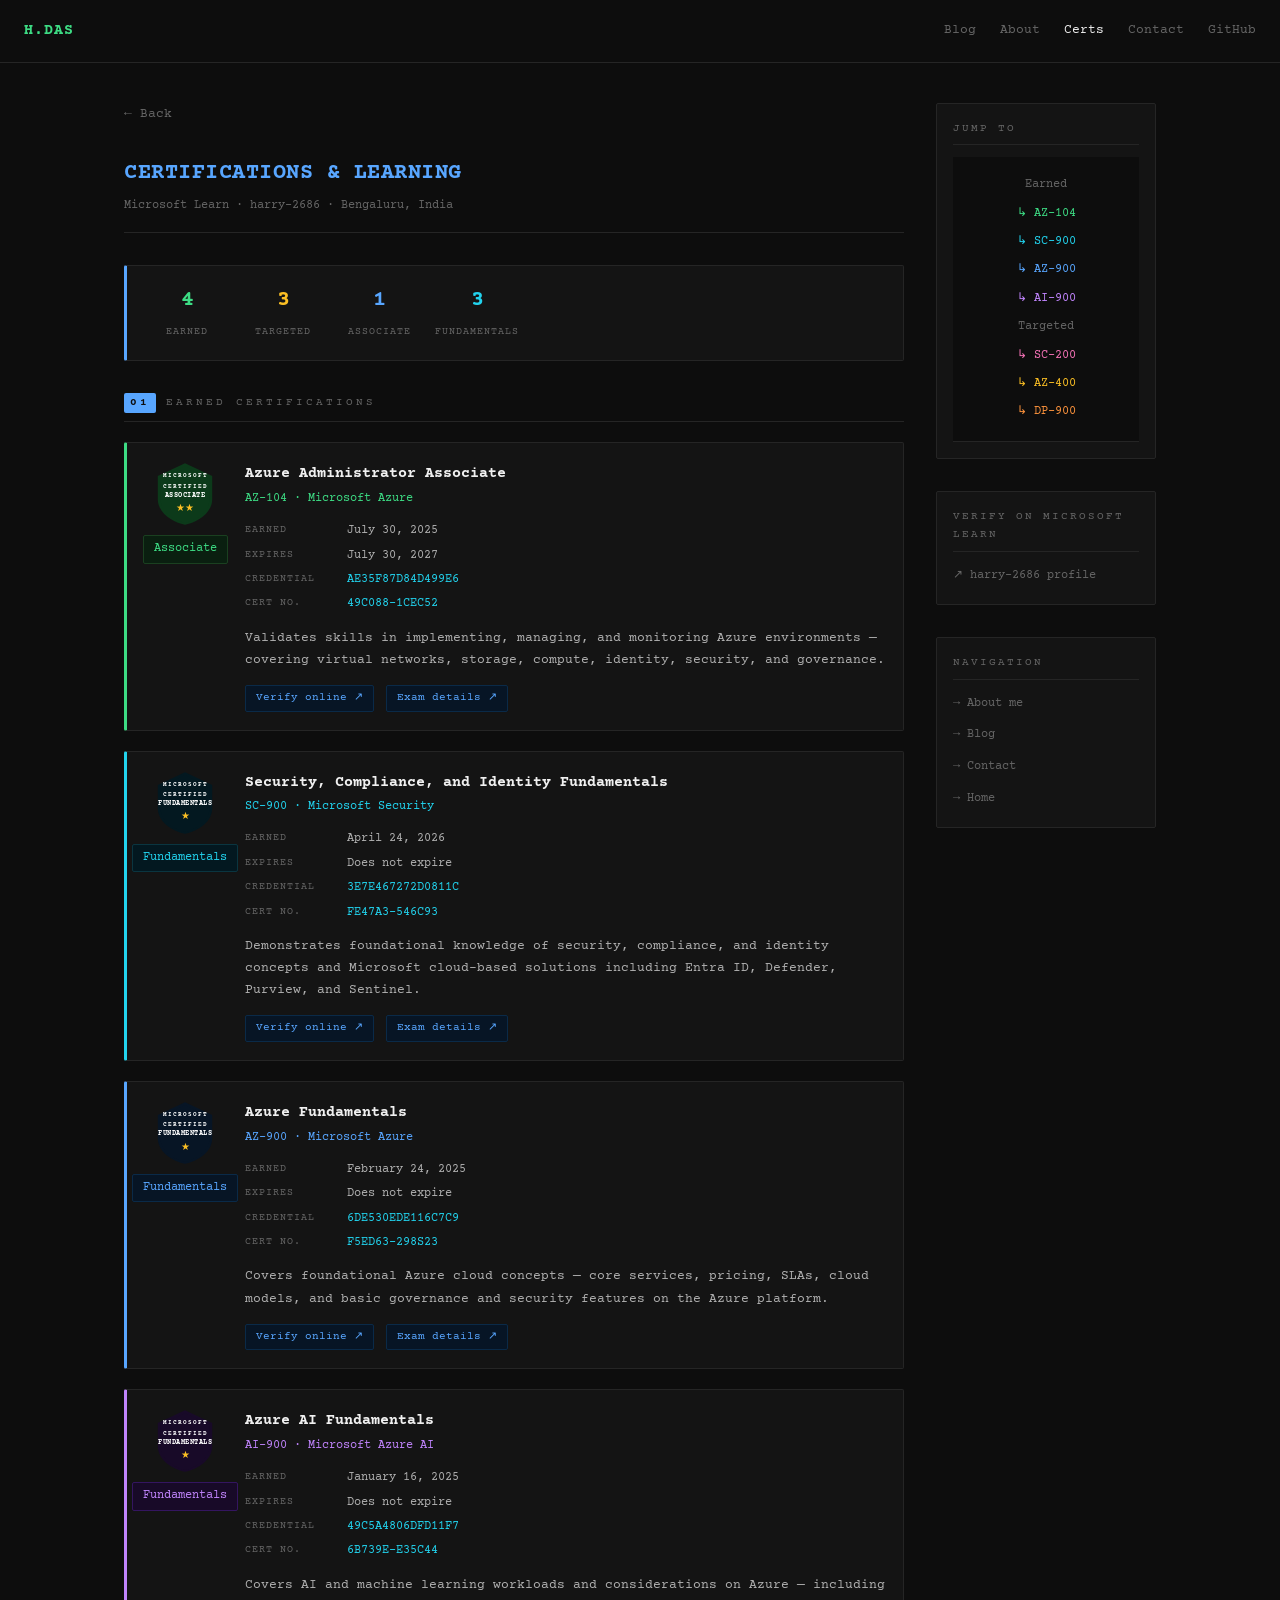
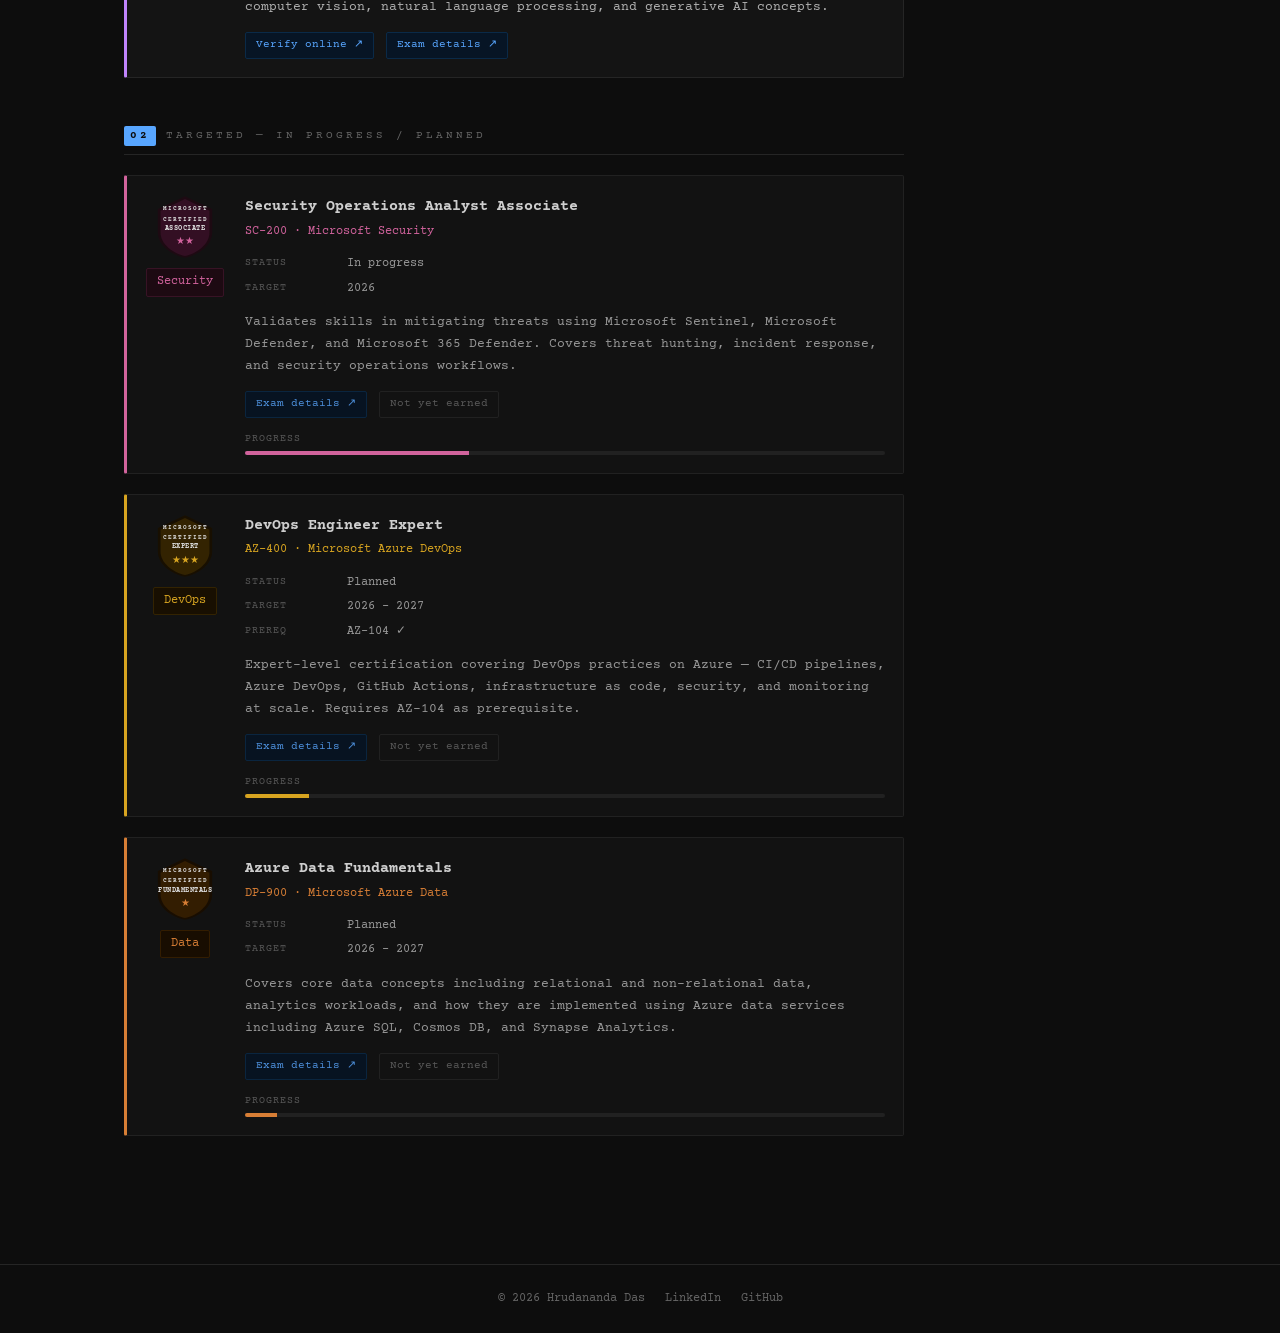
<file: certifications.html>
<!DOCTYPE html>
<html lang="en">
<head>
  <meta charset="UTF-8">
  <meta name="viewport" content="width=device-width, initial-scale=1.0">
  <title>Certifications — Hrudananda Das</title>
  <link rel="preconnect" href="https://fonts.googleapis.com">
  <link rel="preconnect" href="https://fonts.gstatic.com" crossorigin>
  <link href="https://fonts.googleapis.com/css2?family=Courier+Prime:wght@400;700&display=swap" rel="stylesheet">
  <link rel="stylesheet" href="styles.css">
  <style>
    /* ── CERT shield colours per cert ── */
    #az104 .badge-shield path:nth-child(2) { fill: #0c3a1a; }
    #az104 .badge-shield path:nth-child(3) { fill: #1a6632; }
    #az104 .cert-exam { color: var(--green); }
    #az104 { border-left-color: var(--green); }

    #sc900 .badge-shield path:nth-child(2) { fill: #031820; }
    #sc900 .badge-shield path:nth-child(3) { fill: #0a3540; }
    #sc900 .cert-exam { color: var(--cyan); }
    #sc900 { border-left-color: var(--cyan); }

    #az900 .badge-shield path:nth-child(2) { fill: #071525; }
    #az900 .badge-shield path:nth-child(3) { fill: #0e2e55; }
    #az900 .cert-exam { color: var(--blue); }
    #az900 { border-left-color: var(--blue); }

    #ai900 .badge-shield path:nth-child(2) { fill: #180a28; }
    #ai900 .badge-shield path:nth-child(3) { fill: #341560; }
    #ai900 .cert-exam { color: var(--purple); }
    #ai900 { border-left-color: var(--purple); }

    #sc200 { border-left-color: var(--pink); }
    #sc200 .cert-exam { color: var(--pink); }
    #az400 { border-left-color: var(--amber); }
    #az400 .cert-exam { color: var(--amber); }
    #dp900 { border-left-color: var(--orange); }
    #dp900 .cert-exam { color: var(--orange); }

    /* summary strip per-number colours */
    .sum-item:nth-child(1) .sum-num { color: var(--green); }
    .sum-item:nth-child(2) .sum-num { color: var(--amber); }
    .sum-item:nth-child(3) .sum-num { color: var(--blue); }
    .sum-item:nth-child(4) .sum-num { color: var(--cyan); }

    /* progress fill colours */
    #sc200 .progress-fill { background: var(--pink); }
    #az400 .progress-fill { background: var(--amber); }
    #dp900 .progress-fill { background: var(--orange); }
  </style>
</head>
<body>

<nav>
  <a class="nav-brand" href="index.html">H.DAS</a>
  <ul class="nav-links">
    <li><a href="notes.html">Blog</a></li>
    <li><a href="whoami.html">About</a></li>
    <li><a href="certifications.html" class="active">Certs</a></li>
    <li><a href="contact.html">Contact</a></li>
    <li><a href="https://github.com/harty1193" target="_blank" rel="noopener">GitHub</a></li>
  </ul>
</nav>

<div class="page-grid">
<main>

  <a class="back" href="whoami.html">← Back</a>

  <div class="page-header">
    <h1>Certifications &amp; Learning</h1>
    <p class="subtitle">Microsoft Learn · harry-2686 · Bengaluru, India</p>
  </div>

  <!-- SUMMARY STRIP -->
  <div class="summary-strip">
    <div class="sum-item">
      <span class="sum-num">4</span>
      <span class="sum-lbl">Earned</span>
    </div>
    <div class="sum-item">
      <span class="sum-num">3</span>
      <span class="sum-lbl">Targeted</span>
    </div>
    <div class="sum-item">
      <span class="sum-num">1</span>
      <span class="sum-lbl">Associate</span>
    </div>
    <div class="sum-item">
      <span class="sum-num">3</span>
      <span class="sum-lbl">Fundamentals</span>
    </div>
  </div>

  <!-- EARNED CERTS -->
  <section class="s-cert">
    <p class="section-label" id="earned"><span class="num">01</span>Earned Certifications</p>

    <!-- AZ-104 -->
    <div class="cert-card" id="az104">
      <div class="badge-col">
        <div class="badge-shield">
          <svg viewBox="0 0 64 72" fill="none" xmlns="http://www.w3.org/2000/svg">
            <path d="M32 2L62 16V42C62 56 47 67 32 70C17 67 2 56 2 42V16L32 2Z" fill="#0c3a1a"/>
            <path d="M32 5L59 18V42C59 55 45 65 32 68C19 65 5 55 5 42V18L32 5Z" fill="#1a6632"/>
          </svg>
          <div class="badge-text">
            <span class="badge-ms">Microsoft</span>
            <span class="badge-ms">Certified</span>
            <span class="badge-level">ASSOCIATE</span>
            <div class="badge-stars">★★</div>
          </div>
        </div>
        <span class="tag tag-green">Associate</span>
      </div>
      <div class="cert-body">
        <h2>Azure Administrator Associate</h2>
        <div class="cert-exam">AZ-104 · Microsoft Azure</div>
        <div class="cert-meta">
          <div class="cert-meta-row"><span class="cert-meta-label">Earned</span><span class="cert-meta-value">July 30, 2025</span></div>
          <div class="cert-meta-row"><span class="cert-meta-label">Expires</span><span class="cert-meta-value">July 30, 2027</span></div>
          <div class="cert-meta-row"><span class="cert-meta-label">Credential</span><span class="cert-meta-value mono">AE35F87D84D499E6</span></div>
          <div class="cert-meta-row"><span class="cert-meta-label">Cert No.</span><span class="cert-meta-value mono">49C088-1CEC52</span></div>
        </div>
        <p class="cert-desc">Validates skills in implementing, managing, and monitoring Azure environments — covering virtual networks, storage, compute, identity, security, and governance.</p>
        <div class="cert-links">
          <a class="cert-link" href="https://learn.microsoft.com/en-us/users/harry-2686/credentials/certification/azure-administrator?tab=credentials-tab" target="_blank" rel="noopener">Verify online ↗</a>
          <a class="cert-link" href="https://learn.microsoft.com/en-us/certifications/azure-administrator/" target="_blank" rel="noopener">Exam details ↗</a>
        </div>
      </div>
    </div>

    <!-- SC-900 -->
    <div class="cert-card" id="sc900">
      <div class="badge-col">
        <div class="badge-shield">
          <svg viewBox="0 0 64 72" fill="none" xmlns="http://www.w3.org/2000/svg">
            <path d="M32 2L62 16V42C62 56 47 67 32 70C17 67 2 56 2 42V16L32 2Z" fill="#031820"/>
            <path d="M32 5L59 18V42C59 55 45 65 32 68C19 65 5 55 5 42V18L32 5Z" fill="#0a3540"/>
          </svg>
          <div class="badge-text">
            <span class="badge-ms">Microsoft</span>
            <span class="badge-ms">Certified</span>
            <span class="badge-level">FUNDAMENTALS</span>
            <div class="badge-stars">★</div>
          </div>
        </div>
        <span class="tag tag-cyan">Fundamentals</span>
      </div>
      <div class="cert-body">
        <h2>Security, Compliance, and Identity Fundamentals</h2>
        <div class="cert-exam">SC-900 · Microsoft Security</div>
        <div class="cert-meta">
          <div class="cert-meta-row"><span class="cert-meta-label">Earned</span><span class="cert-meta-value">April 24, 2026</span></div>
          <div class="cert-meta-row"><span class="cert-meta-label">Expires</span><span class="cert-meta-value">Does not expire</span></div>
          <div class="cert-meta-row"><span class="cert-meta-label">Credential</span><span class="cert-meta-value mono">3E7E467272D0811C</span></div>
          <div class="cert-meta-row"><span class="cert-meta-label">Cert No.</span><span class="cert-meta-value mono">FE47A3-546C93</span></div>
        </div>
        <p class="cert-desc">Demonstrates foundational knowledge of security, compliance, and identity concepts and Microsoft cloud-based solutions including Entra ID, Defender, Purview, and Sentinel.</p>
        <div class="cert-links">
          <a class="cert-link" href="https://learn.microsoft.com/en-us/users/harry-2686/credentials/certification/security-compliance-and-identity-fundamentals?tab=credentials-tab" target="_blank" rel="noopener">Verify online ↗</a>
          <a class="cert-link" href="https://learn.microsoft.com/en-us/certifications/security-compliance-and-identity-fundamentals/" target="_blank" rel="noopener">Exam details ↗</a>
        </div>
      </div>
    </div>

    <!-- AZ-900 -->
    <div class="cert-card" id="az900">
      <div class="badge-col">
        <div class="badge-shield">
          <svg viewBox="0 0 64 72" fill="none" xmlns="http://www.w3.org/2000/svg">
            <path d="M32 2L62 16V42C62 56 47 67 32 70C17 67 2 56 2 42V16L32 2Z" fill="#071525"/>
            <path d="M32 5L59 18V42C59 55 45 65 32 68C19 65 5 55 5 42V18L32 5Z" fill="#0e2e55"/>
          </svg>
          <div class="badge-text">
            <span class="badge-ms">Microsoft</span>
            <span class="badge-ms">Certified</span>
            <span class="badge-level">FUNDAMENTALS</span>
            <div class="badge-stars">★</div>
          </div>
        </div>
        <span class="tag tag-blue">Fundamentals</span>
      </div>
      <div class="cert-body">
        <h2>Azure Fundamentals</h2>
        <div class="cert-exam">AZ-900 · Microsoft Azure</div>
        <div class="cert-meta">
          <div class="cert-meta-row"><span class="cert-meta-label">Earned</span><span class="cert-meta-value">February 24, 2025</span></div>
          <div class="cert-meta-row"><span class="cert-meta-label">Expires</span><span class="cert-meta-value">Does not expire</span></div>
          <div class="cert-meta-row"><span class="cert-meta-label">Credential</span><span class="cert-meta-value mono">6DE530EDE116C7C9</span></div>
          <div class="cert-meta-row"><span class="cert-meta-label">Cert No.</span><span class="cert-meta-value mono">F5ED63-298S23</span></div>
        </div>
        <p class="cert-desc">Covers foundational Azure cloud concepts — core services, pricing, SLAs, cloud models, and basic governance and security features on the Azure platform.</p>
        <div class="cert-links">
          <a class="cert-link" href="https://learn.microsoft.com/en-us/users/harry-2686/credentials/certification/azure-fundamentals?tab=credentials-tab" target="_blank" rel="noopener">Verify online ↗</a>
          <a class="cert-link" href="https://learn.microsoft.com/en-us/certifications/azure-fundamentals/" target="_blank" rel="noopener">Exam details ↗</a>
        </div>
      </div>
    </div>

    <!-- AI-900 -->
    <div class="cert-card" id="ai900">
      <div class="badge-col">
        <div class="badge-shield">
          <svg viewBox="0 0 64 72" fill="none" xmlns="http://www.w3.org/2000/svg">
            <path d="M32 2L62 16V42C62 56 47 67 32 70C17 67 2 56 2 42V16L32 2Z" fill="#180a28"/>
            <path d="M32 5L59 18V42C59 55 45 65 32 68C19 65 5 55 5 42V18L32 5Z" fill="#341560"/>
          </svg>
          <div class="badge-text">
            <span class="badge-ms">Microsoft</span>
            <span class="badge-ms">Certified</span>
            <span class="badge-level">FUNDAMENTALS</span>
            <div class="badge-stars">★</div>
          </div>
        </div>
        <span class="tag tag-purple">Fundamentals</span>
      </div>
      <div class="cert-body">
        <h2>Azure AI Fundamentals</h2>
        <div class="cert-exam">AI-900 · Microsoft Azure AI</div>
        <div class="cert-meta">
          <div class="cert-meta-row"><span class="cert-meta-label">Earned</span><span class="cert-meta-value">January 16, 2025</span></div>
          <div class="cert-meta-row"><span class="cert-meta-label">Expires</span><span class="cert-meta-value">Does not expire</span></div>
          <div class="cert-meta-row"><span class="cert-meta-label">Credential</span><span class="cert-meta-value mono">49C5A4806DFD11F7</span></div>
          <div class="cert-meta-row"><span class="cert-meta-label">Cert No.</span><span class="cert-meta-value mono">6B739E-E35C44</span></div>
        </div>
        <p class="cert-desc">Covers AI and machine learning workloads and considerations on Azure — including computer vision, natural language processing, and generative AI concepts.</p>
        <div class="cert-links">
          <a class="cert-link" href="https://learn.microsoft.com/en-us/users/harry-2686/credentials/certification/azure-ai-fundamentals?tab=credentials-tab" target="_blank" rel="noopener">Verify online ↗</a>
          <a class="cert-link" href="https://learn.microsoft.com/en-us/certifications/azure-ai-fundamentals/" target="_blank" rel="noopener">Exam details ↗</a>
        </div>
      </div>
    </div>
  </section>

  <!-- TARGETED CERTS -->
  <section class="s-cert">
    <p class="section-label" id="targeted"><span class="num">02</span>Targeted — In Progress / Planned</p>

    <!-- SC-200 -->
    <div class="cert-card future" id="sc200">
      <div class="badge-col">
        <div class="badge-shield">
          <svg viewBox="0 0 64 72" fill="none" xmlns="http://www.w3.org/2000/svg">
            <path d="M32 2L62 16V42C62 56 47 67 32 70C17 67 2 56 2 42V16L32 2Z" fill="#200a14"/>
            <path d="M32 5L59 18V42C59 55 45 65 32 68C19 65 5 55 5 42V18L32 5Z" fill="#3a1028"/>
          </svg>
          <div class="badge-text">
            <span class="badge-ms">Microsoft</span>
            <span class="badge-ms">Certified</span>
            <span class="badge-level">ASSOCIATE</span>
            <div class="badge-stars" style="color:var(--pink)">★★</div>
          </div>
        </div>
        <span class="tag tag-pink">Security</span>
      </div>
      <div class="cert-body">
        <h2>Security Operations Analyst Associate</h2>
        <div class="cert-exam">SC-200 · Microsoft Security</div>
        <div class="cert-meta">
          <div class="cert-meta-row"><span class="cert-meta-label">Status</span><span class="cert-meta-value">In progress</span></div>
          <div class="cert-meta-row"><span class="cert-meta-label">Target</span><span class="cert-meta-value">2026</span></div>
        </div>
        <p class="cert-desc">Validates skills in mitigating threats using Microsoft Sentinel, Microsoft Defender, and Microsoft 365 Defender. Covers threat hunting, incident response, and security operations workflows.</p>
        <div class="cert-links">
          <a class="cert-link" href="https://learn.microsoft.com/en-us/certifications/security-operations-analyst/" target="_blank" rel="noopener">Exam details ↗</a>
          <a class="cert-link disabled">Not yet earned</a>
        </div>
        <div class="progress-wrap">
          <div class="progress-label">Progress</div>
          <div class="progress-bar"><div class="progress-fill" style="width:35%"></div></div>
        </div>
      </div>
    </div>

    <!-- AZ-400 -->
    <div class="cert-card future" id="az400">
      <div class="badge-col">
        <div class="badge-shield">
          <svg viewBox="0 0 64 72" fill="none" xmlns="http://www.w3.org/2000/svg">
            <path d="M32 2L62 16V42C62 56 47 67 32 70C17 67 2 56 2 42V16L32 2Z" fill="#1a1000"/>
            <path d="M32 5L59 18V42C59 55 45 65 32 68C19 65 5 55 5 42V18L32 5Z" fill="#3a2800"/>
          </svg>
          <div class="badge-text">
            <span class="badge-ms">Microsoft</span>
            <span class="badge-ms">Certified</span>
            <span class="badge-level">EXPERT</span>
            <div class="badge-stars" style="color:var(--amber)">★★★</div>
          </div>
        </div>
        <span class="tag tag-amber">DevOps</span>
      </div>
      <div class="cert-body">
        <h2>DevOps Engineer Expert</h2>
        <div class="cert-exam">AZ-400 · Microsoft Azure DevOps</div>
        <div class="cert-meta">
          <div class="cert-meta-row"><span class="cert-meta-label">Status</span><span class="cert-meta-value">Planned</span></div>
          <div class="cert-meta-row"><span class="cert-meta-label">Target</span><span class="cert-meta-value">2026 – 2027</span></div>
          <div class="cert-meta-row"><span class="cert-meta-label">Prereq</span><span class="cert-meta-value">AZ-104 ✓</span></div>
        </div>
        <p class="cert-desc">Expert-level certification covering DevOps practices on Azure — CI/CD pipelines, Azure DevOps, GitHub Actions, infrastructure as code, security, and monitoring at scale. Requires AZ-104 as prerequisite.</p>
        <div class="cert-links">
          <a class="cert-link" href="https://learn.microsoft.com/en-us/certifications/devops-engineer/" target="_blank" rel="noopener">Exam details ↗</a>
          <a class="cert-link disabled">Not yet earned</a>
        </div>
        <div class="progress-wrap">
          <div class="progress-label">Progress</div>
          <div class="progress-bar"><div class="progress-fill" style="width:10%"></div></div>
        </div>
      </div>
    </div>

    <!-- DP-900 -->
    <div class="cert-card future" id="dp900">
      <div class="badge-col">
        <div class="badge-shield">
          <svg viewBox="0 0 64 72" fill="none" xmlns="http://www.w3.org/2000/svg">
            <path d="M32 2L62 16V42C62 56 47 67 32 70C17 67 2 56 2 42V16L32 2Z" fill="#1a0e00"/>
            <path d="M32 5L59 18V42C59 55 45 65 32 68C19 65 5 55 5 42V18L32 5Z" fill="#3a2000"/>
          </svg>
          <div class="badge-text">
            <span class="badge-ms">Microsoft</span>
            <span class="badge-ms">Certified</span>
            <span class="badge-level">FUNDAMENTALS</span>
            <div class="badge-stars" style="color:var(--orange)">★</div>
          </div>
        </div>
        <span class="tag tag-orange">Data</span>
      </div>
      <div class="cert-body">
        <h2>Azure Data Fundamentals</h2>
        <div class="cert-exam">DP-900 · Microsoft Azure Data</div>
        <div class="cert-meta">
          <div class="cert-meta-row"><span class="cert-meta-label">Status</span><span class="cert-meta-value">Planned</span></div>
          <div class="cert-meta-row"><span class="cert-meta-label">Target</span><span class="cert-meta-value">2026 – 2027</span></div>
        </div>
        <p class="cert-desc">Covers core data concepts including relational and non-relational data, analytics workloads, and how they are implemented using Azure data services including Azure SQL, Cosmos DB, and Synapse Analytics.</p>
        <div class="cert-links">
          <a class="cert-link" href="https://learn.microsoft.com/en-us/certifications/azure-data-fundamentals/" target="_blank" rel="noopener">Exam details ↗</a>
          <a class="cert-link disabled">Not yet earned</a>
        </div>
        <div class="progress-wrap">
          <div class="progress-label">Progress</div>
          <div class="progress-bar"><div class="progress-fill" style="width:5%"></div></div>
        </div>
      </div>
    </div>
  </section>

</main>

<!-- SIDEBAR -->
<aside class="side-col">

  <div class="side-section">
    <div class="side-label">Jump to</div>
    <nav class="toc-links">
      <a href="#earned">Earned</a>
      <a href="#az104" style="color:var(--green)">↳ AZ-104</a>
      <a href="#sc900" style="color:var(--cyan)">↳ SC-900</a>
      <a href="#az900" style="color:var(--blue)">↳ AZ-900</a>
      <a href="#ai900" style="color:var(--purple)">↳ AI-900</a>
      <a href="#targeted">Targeted</a>
      <a href="#sc200" class="dim" style="color:var(--pink)">↳ SC-200</a>
      <a href="#az400" class="dim" style="color:var(--amber)">↳ AZ-400</a>
      <a href="#dp900" class="dim" style="color:var(--orange)">↳ DP-900</a>
    </nav>
  </div>

  <div class="side-section">
    <div class="side-label">Verify on Microsoft Learn</div>
    <ul class="side-links">
      <li><a href="https://learn.microsoft.com/en-us/users/harry-2686/" target="_blank" rel="noopener">↗ harry-2686 profile</a></li>
    </ul>
  </div>

  <div class="side-section">
    <div class="side-label">Navigation</div>
    <ul class="side-links">
      <li><a href="whoami.html">→ About me</a></li>
      <li><a href="notes.html">→ Blog</a></li>
      <li><a href="contact.html">→ Contact</a></li>
      <li><a href="index.html">→ Home</a></li>
    </ul>
  </div>

</aside>
</div>

<footer>
  <span>© 2026 Hrudananda Das</span>
  <a href="https://linkedin.com/in/harty1193" target="_blank" rel="noopener">LinkedIn</a>
  <a href="https://github.com/harty1193" target="_blank" rel="noopener">GitHub</a>
</footer>

</body>
</html>
</file>
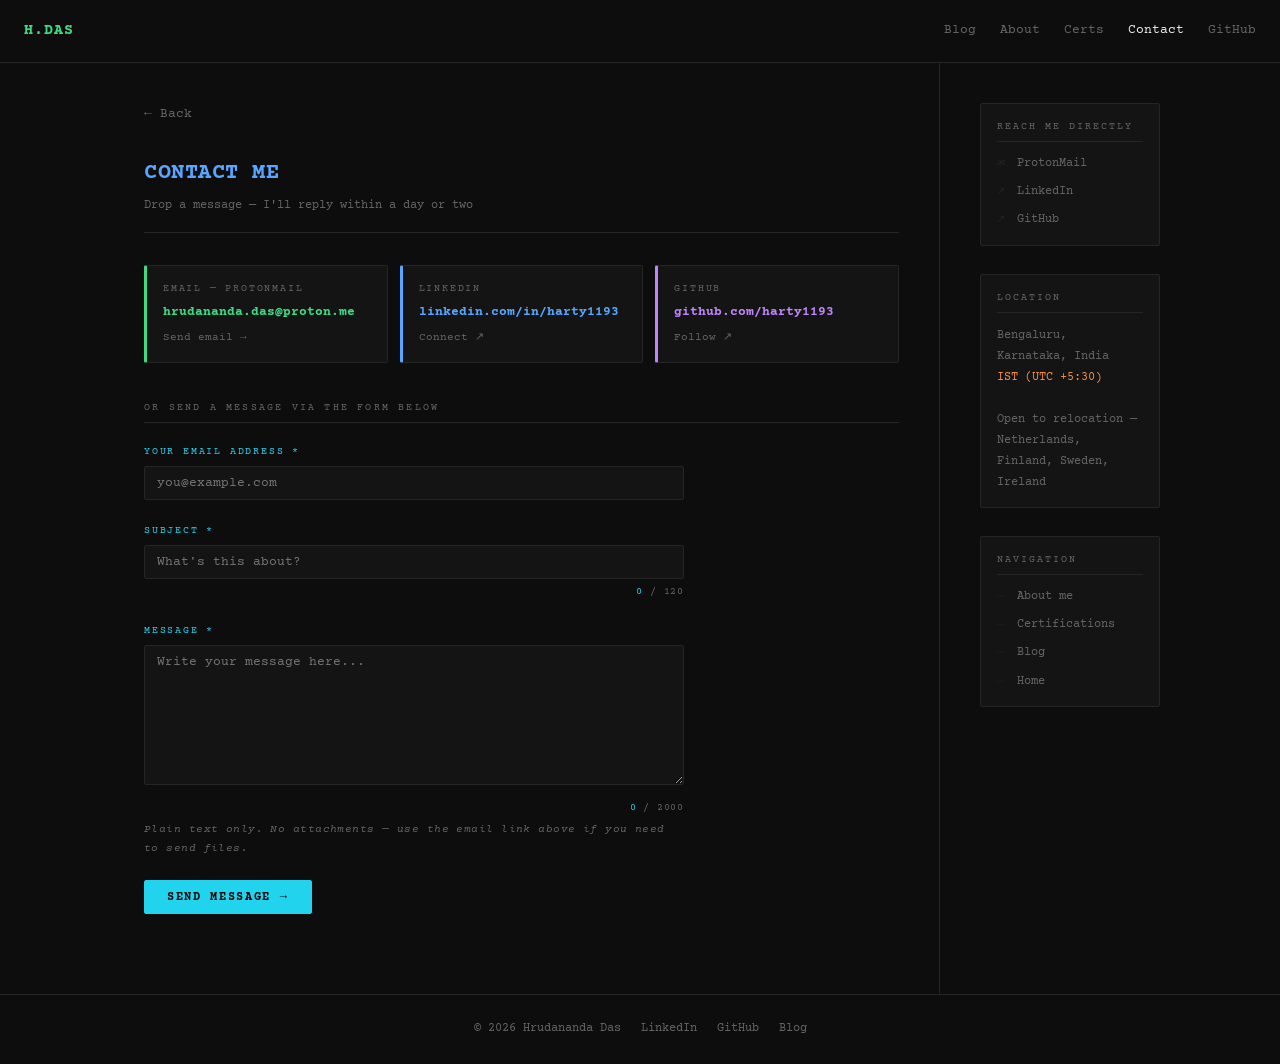
<file: contact.html>
<!DOCTYPE html>
<html lang="en">
<head>
  <meta charset="UTF-8">
  <meta name="viewport" content="width=device-width, initial-scale=1.0">
  <title>Contact — Hrudananda Das</title>
  <link rel="preconnect" href="https://fonts.googleapis.com">
  <link rel="preconnect" href="https://fonts.gstatic.com" crossorigin>
  <link href="https://fonts.googleapis.com/css2?family=Courier+Prime:ital,wght@0,400;0,700;1,400&display=swap" rel="stylesheet">
  <link rel="stylesheet" href="styles.css">
  <style>
    /* ── CONTACT-ONLY STYLES ── */
    .page-grid-contact {
      display: grid;
      grid-template-columns: 1fr 220px;
      gap: 0;
      max-width: 1080px;
      margin: 0 auto;
      width: 100%;
      flex: 1;
    }
    .main-col {
      padding: 40px 40px 80px 24px;
      border-right: 1px solid var(--border);
    }
    .side-col-contact {
      padding: 40px 20px 60px;
      display: flex;
      flex-direction: column;
      gap: 28px;
    }

    /* direct contact cards */
    .direct-strip {
      display: flex;
      flex-wrap: wrap;
      gap: 12px;
      margin-bottom: 36px;
    }
    .direct-card {
      flex: 1;
      min-width: 160px;
      padding: 14px 16px;
      background: var(--surface);
      border: 1px solid var(--border);
      border-radius: 2px;
      text-decoration: none;
      display: flex;
      flex-direction: column;
      gap: 4px;
      transition: border-color .2s;
    }
    .direct-card:nth-child(1) { border-left: 3px solid var(--green); }
    .direct-card:nth-child(2) { border-left: 3px solid var(--blue); }
    .direct-card:nth-child(3) { border-left: 3px solid var(--purple); }
    .direct-card:hover { border-top-color: var(--muted); border-bottom-color: var(--muted); border-right-color: var(--muted); }
    .dc-label { font-size: 10px; letter-spacing: .18em; text-transform: uppercase; color: var(--muted); }
    .dc-value { font-size: 13px; color: var(--accent); font-weight: bold; }
    .direct-card:nth-child(1) .dc-value { color: var(--green); }
    .direct-card:nth-child(2) .dc-value { color: var(--blue); }
    .direct-card:nth-child(3) .dc-value { color: var(--purple); }
    .dc-arrow { font-size: 11px; color: var(--muted); margin-top: 2px; }

    /* divider label */
    .sec-label {
      font-size: 10px;
      letter-spacing: .22em;
      text-transform: uppercase;
      color: var(--muted);
      margin-bottom: 20px;
      padding-bottom: 6px;
      border-bottom: 1px solid var(--border);
    }

    /* form */
    .contact-form { max-width: 540px; }
    .field { margin-bottom: 22px; }
    .field label {
      display: block;
      font-size: 10px;
      letter-spacing: .18em;
      text-transform: uppercase;
      color: var(--cyan);
      margin-bottom: 6px;
    }
    .field input, .field textarea {
      width: 100%;
      font-family: var(--font-mono);
      font-size: 13px;
      color: var(--accent);
      background: var(--surface);
      border: 1px solid var(--border);
      padding: 9px 12px;
      border-radius: 2px;
      outline: none;
      transition: border-color .2s;
      resize: vertical;
    }
    .field input:focus, .field textarea:focus { border-color: var(--cyan); }
    .field textarea { min-height: 140px; }
    .field .hint { font-size: 11px; color: var(--muted); letter-spacing: .04em; margin-top: 5px; font-style: italic; }
    .char-counter { font-size: 10px; color: var(--muted); letter-spacing: .08em; text-align: right; margin-top: 4px; }
    .char-counter span { color: var(--cyan); }

    /* submit */
    .submit-row { display: flex; align-items: center; gap: 16px; flex-wrap: wrap; margin-top: 6px; }
    .btn-submit {
      font-family: var(--font-mono);
      font-size: 12px;
      letter-spacing: .14em;
      text-transform: uppercase;
      color: #0d0d0d;
      background: var(--cyan);
      border: 1px solid var(--cyan);
      padding: 9px 22px;
      border-radius: 2px;
      cursor: pointer;
      transition: background .2s, border-color .2s;
      font-weight: bold;
    }
    .btn-submit:hover { background: var(--blue); border-color: var(--blue); }
    .btn-submit:disabled { background: var(--border); border-color: var(--border); color: var(--muted); cursor: not-allowed; }

    /* status */
    .status-msg {
      display: none;
      margin-top: 20px;
      padding: 12px 16px;
      border-left: 3px solid;
      font-size: 13px;
      line-height: 1.7;
      border-radius: 0 2px 2px 0;
    }
    .status-msg.success { border-color: var(--green);  background: #0a1f10; color: var(--green); }
    .status-msg.error   { border-color: var(--red);    background: #200a0a; color: var(--red); }
    .status-msg.loading { border-color: var(--cyan);   background: #031820; color: var(--cyan); }

    /* sidebar */
    .side-section {
      background: var(--surface);
      border: 1px solid var(--border);
      padding: 14px 16px;
      border-radius: 2px;
    }
    .side-label {
      font-size: 10px;
      letter-spacing: .2em;
      text-transform: uppercase;
      color: var(--muted);
      margin-bottom: 12px;
      padding-bottom: 6px;
      border-bottom: 1px solid var(--border);
    }
    .side-links { list-style: none; display: flex; flex-direction: column; gap: 8px; }
    .side-links a {
      font-size: 12px;
      color: var(--muted);
      text-decoration: none;
      display: flex;
      align-items: baseline;
      gap: 6px;
      transition: color .2s;
    }
    .side-links a:hover { color: var(--accent); }
    .side-links .snum { color: var(--border); font-size: 10px; min-width: 14px; }
    .side-links a:nth-child(1):hover { color: var(--green); }
    .side-links a:nth-child(2):hover { color: var(--blue); }
    .side-links a:nth-child(3):hover { color: var(--purple); }
    .side-note { font-size: 12px; line-height: 1.75; color: var(--muted); }
    .side-note .highlight { color: var(--orange); }

    @media(max-width: 700px) {
      .page-grid-contact { grid-template-columns: 1fr; }
      .main-col { padding: 24px; border-right: none; border-bottom: 1px solid var(--border); }
      .side-col-contact { padding: 24px; }
    }
  </style>
</head>
<body>

<nav>
  <a class="nav-brand" href="index.html">H.DAS</a>
  <ul class="nav-links">
    <li><a href="notes.html">Blog</a></li>
    <li><a href="whoami.html">About</a></li>
    <li><a href="certifications.html">Certs</a></li>
    <li><a href="contact.html" class="active">Contact</a></li>
    <li><a href="https://github.com/harty1193" target="_blank" rel="noopener">GitHub</a></li>
  </ul>
</nav>

<div class="page-grid-contact">
<main class="main-col">

  <a class="back" href="index.html">← Back</a>

  <div class="page-header">
    <h1>Contact Me</h1>
    <p class="subtitle">Drop a message — I'll reply within a day or two</p>
  </div>

  <!-- DIRECT CONTACT CARDS -->
  <div class="direct-strip">
    <a class="direct-card" href="mailto:hrudananda.das@proton.me">
      <span class="dc-label">Email — ProtonMail</span>
      <span class="dc-value">hrudananda.das@proton.me</span>
      <span class="dc-arrow">Send email →</span>
    </a>
    <a class="direct-card" href="https://linkedin.com/in/harty1193" target="_blank" rel="noopener">
      <span class="dc-label">LinkedIn</span>
      <span class="dc-value">linkedin.com/in/harty1193</span>
      <span class="dc-arrow">Connect ↗</span>
    </a>
    <a class="direct-card" href="https://github.com/harty1193" target="_blank" rel="noopener">
      <span class="dc-label">GitHub</span>
      <span class="dc-value">github.com/harty1193</span>
      <span class="dc-arrow">Follow ↗</span>
    </a>
  </div>

  <!-- FORM -->
  <div class="sec-label">Or send a message via the form below</div>

  <div class="contact-form">
    <div class="field">
      <label for="senderEmail">Your Email Address *</label>
      <input type="email" id="senderEmail" name="senderEmail" placeholder="you@example.com" required autocomplete="email">
    </div>

    <div class="field">
      <label for="subject">Subject *</label>
      <input type="text" id="subject" name="subject" placeholder="What's this about?" required maxlength="120">
      <div class="char-counter"><span id="subjectCount">0</span> / 120</div>
    </div>

    <div class="field">
      <label for="body">Message *</label>
      <textarea id="body" name="body" placeholder="Write your message here..." required maxlength="2000"></textarea>
      <div class="char-counter"><span id="bodyCount">0</span> / 2000</div>
      <div class="hint">Plain text only. No attachments — use the email link above if you need to send files.</div>
    </div>

    <div class="submit-row">
      <button class="btn-submit" id="submitBtn" onclick="submitForm()">Send Message →</button>
    </div>

    <div class="status-msg" id="statusMsg"></div>
  </div>

</main>

<!-- SIDEBAR -->
<aside class="side-col-contact">

  <div class="side-section">
    <div class="side-label">Reach me directly</div>
    <ul class="side-links">
      <li><a href="mailto:hrudananda.das@proton.me"><span class="snum">✉</span> ProtonMail</a></li>
      <li><a href="https://linkedin.com/in/harty1193" target="_blank" rel="noopener"><span class="snum">↗</span> LinkedIn</a></li>
      <li><a href="https://github.com/harty1193" target="_blank" rel="noopener"><span class="snum">↗</span> GitHub</a></li>
    </ul>
  </div>

  <div class="side-section">
    <div class="side-label">Location</div>
    <p class="side-note">
      Bengaluru, Karnataka, India<br>
      <span class="highlight">IST (UTC +5:30)</span><br><br>
      Open to relocation — Netherlands, Finland, Sweden, Ireland
    </p>
  </div>

  <div class="side-section">
    <div class="side-label">Navigation</div>
    <ul class="side-links">
      <li><a href="whoami.html"><span class="snum">→</span> About me</a></li>
      <li><a href="certifications.html"><span class="snum">→</span> Certifications</a></li>
      <li><a href="notes.html"><span class="snum">→</span> Blog</a></li>
      <li><a href="index.html"><span class="snum">→</span> Home</a></li>
    </ul>
  </div>

</aside>
</div>

<footer>
  <span>© 2026 Hrudananda Das</span>
  <a href="https://linkedin.com/in/harty1193" target="_blank" rel="noopener">LinkedIn</a>
  <a href="https://github.com/harty1193" target="_blank" rel="noopener">GitHub</a>
  <a href="notes.html">Blog</a>
</footer>

<script>
  const APPS_SCRIPT_URL = 'https://script.google.com/macros/s/AKfycbwSeJG3iodvEEGpqIw7jFO_Z88-r28Iq17NhjXc3OgfGvH5-Z9q-ds4H-VVykkc5OOsxA/exec';

  document.getElementById('subject').addEventListener('input', function() {
    document.getElementById('subjectCount').textContent = this.value.length;
  });
  document.getElementById('body').addEventListener('input', function() {
    document.getElementById('bodyCount').textContent = this.value.length;
  });

  function showStatus(type, html) {
    const el = document.getElementById('statusMsg');
    el.className = 'status-msg ' + type;
    el.innerHTML = html;
    el.style.display = 'block';
    el.scrollIntoView({ behavior: 'smooth', block: 'nearest' });
  }

  function submitForm() {
    const email   = document.getElementById('senderEmail').value.trim();
    const subject = document.getElementById('subject').value.trim();
    const body    = document.getElementById('body').value.trim();
    const btn     = document.getElementById('submitBtn');

    if (!email || !subject || !body) { showStatus('error', 'All three fields are required.'); return; }
    const emailRx = /^[^\s@]+@[^\s@]+\.[^\s@]+$/;
    if (!emailRx.test(email)) { showStatus('error', 'Please enter a valid email address.'); return; }

    btn.disabled = true;
    showStatus('loading', 'Sending...');

    fetch(APPS_SCRIPT_URL, {
      method: 'POST', mode: 'no-cors',
      headers: { 'Content-Type': 'application/json' },
      body: JSON.stringify({ email, subject, body, timestamp: new Date().toISOString() })
    })
    .then(() => {
      showStatus('success', '<strong>Message sent.</strong><br>Thank you — I\'ll get back to you at <strong>' + email + '</strong> soon.');
      document.getElementById('senderEmail').value = '';
      document.getElementById('subject').value = '';
      document.getElementById('body').value = '';
      document.getElementById('subjectCount').textContent = '0';
      document.getElementById('bodyCount').textContent = '0';
      btn.disabled = false;
    })
    .catch(() => {
      showStatus('error', 'Something went wrong. Please email directly at <a href="mailto:hrudananda.das@proton.me" style="color:var(--red)">hrudananda.das@proton.me</a>');
      btn.disabled = false;
    });
  }
</script>

</body>
</html>
</file>
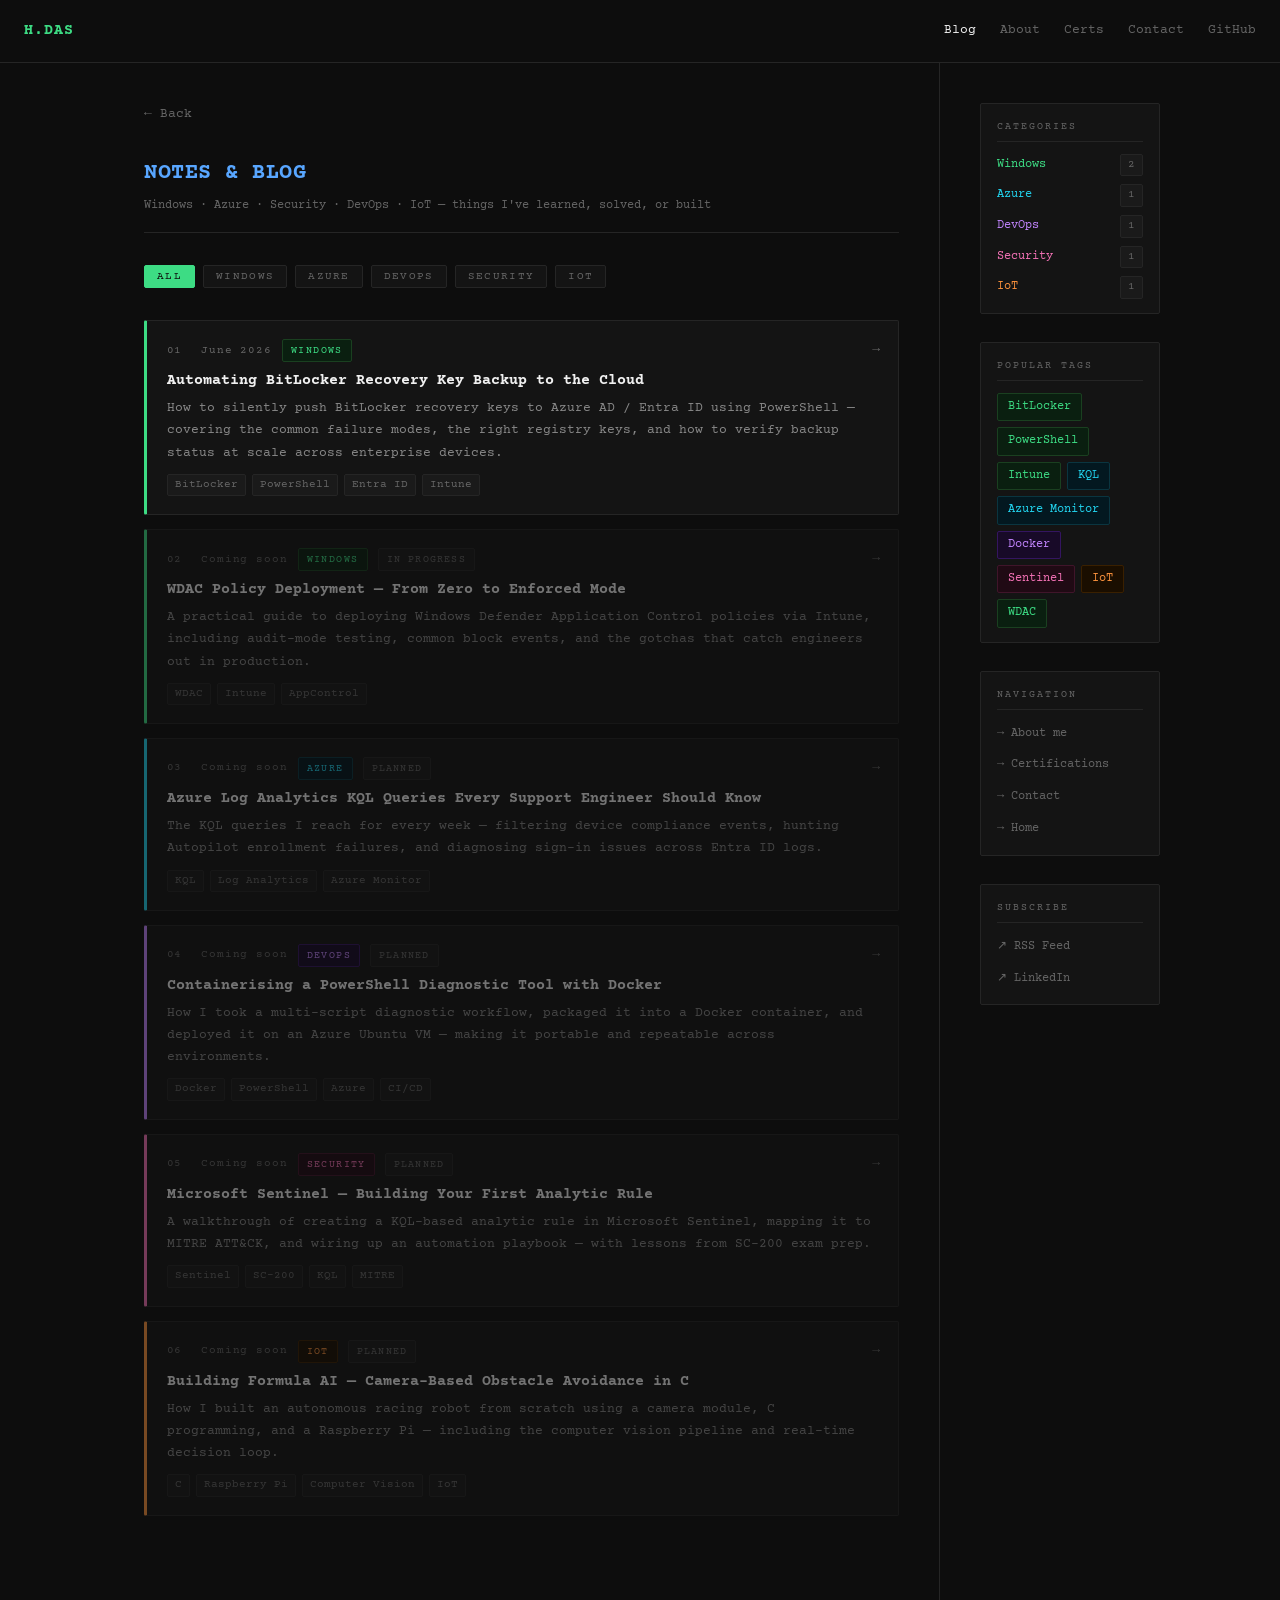
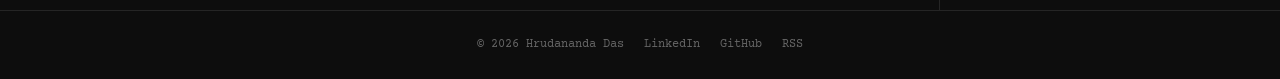
<file: notes.html>
<!DOCTYPE html>
<html lang="en">
<head>
  <meta charset="UTF-8">
  <meta name="viewport" content="width=device-width, initial-scale=1.0">
  <title>Notes — Hrudananda Das</title>
  <link rel="preconnect" href="https://fonts.googleapis.com">
  <link rel="preconnect" href="https://fonts.gstatic.com" crossorigin>
  <link href="https://fonts.googleapis.com/css2?family=Courier+Prime:ital,wght@0,400;0,700;1,400&display=swap" rel="stylesheet">
  <link rel="stylesheet" href="styles.css">
  <style>
    /* ── NOTES-ONLY STYLES ── */
    .notes-grid {
      display: grid;
      grid-template-columns: 1fr 220px;
      gap: 0;
      max-width: 1080px;
      margin: 0 auto;
      width: 100%;
    }
    .notes-main {
      padding: 40px 40px 80px 24px;
      border-right: 1px solid var(--border);
    }
    .notes-side {
      padding: 40px 20px 60px;
      display: flex;
      flex-direction: column;
      gap: 28px;
    }

    /* filter bar */
    .filter-bar {
      display: flex;
      flex-wrap: wrap;
      gap: 8px;
      margin-bottom: 32px;
    }
    .filter-btn {
      font-family: var(--font-mono);
      font-size: 11px;
      letter-spacing: .12em;
      text-transform: uppercase;
      padding: 4px 12px;
      border-radius: 2px;
      border: 1px solid var(--border);
      background: var(--surface);
      color: var(--muted);
      cursor: pointer;
      transition: all .2s;
    }
    .filter-btn:hover        { color: var(--accent); border-color: var(--muted); }
    .filter-btn.active       { color: #0d0d0d; background: var(--green); border-color: var(--green); }
    .filter-btn[data-cat="windows"]:hover,
    .filter-btn[data-cat="windows"].active  { background: var(--green);  border-color: var(--green);  color: #0d0d0d; }
    .filter-btn[data-cat="azure"]:hover,
    .filter-btn[data-cat="azure"].active    { background: var(--cyan);   border-color: var(--cyan);   color: #0d0d0d; }
    .filter-btn[data-cat="devops"]:hover,
    .filter-btn[data-cat="devops"].active   { background: var(--purple); border-color: var(--purple); color: #0d0d0d; }
    .filter-btn[data-cat="security"]:hover,
    .filter-btn[data-cat="security"].active { background: var(--pink);   border-color: var(--pink);   color: #0d0d0d; }
    .filter-btn[data-cat="iot"]:hover,
    .filter-btn[data-cat="iot"].active      { background: var(--orange); border-color: var(--orange); color: #0d0d0d; }

    /* post card */
    .post-card {
      display: block;
      text-decoration: none;
      padding: 18px 20px;
      margin-bottom: 14px;
      background: var(--surface);
      border: 1px solid var(--border);
      border-radius: 2px;
      transition: border-color .2s;
      position: relative;
    }
    .post-card:hover { border-color: var(--muted); }
    .post-card[data-cat="windows"] { border-left: 3px solid var(--green); }
    .post-card[data-cat="azure"]   { border-left: 3px solid var(--cyan); }
    .post-card[data-cat="devops"]  { border-left: 3px solid var(--purple); }
    .post-card[data-cat="security"]{ border-left: 3px solid var(--pink); }
    .post-card[data-cat="iot"]     { border-left: 3px solid var(--orange); }

    .post-card.coming-soon {
      opacity: .45;
      pointer-events: none;
    }

    .post-meta {
      display: flex;
      align-items: center;
      gap: 10px;
      margin-bottom: 8px;
      flex-wrap: wrap;
    }
    .post-num   { font-size: 11px; color: var(--muted); min-width: 24px; }
    .post-date  { font-size: 11px; color: var(--muted); letter-spacing: .08em; }
    .post-cat   {
      font-size: 10px;
      letter-spacing: .14em;
      text-transform: uppercase;
      padding: 2px 8px;
      border-radius: 2px;
      border: 1px solid;
    }
    .post-cat.windows  { color: var(--green);  background: #0a1f10; border-color: #1a4020; }
    .post-cat.azure    { color: var(--cyan);   background: #031820; border-color: #0a3540; }
    .post-cat.devops   { color: var(--purple); background: #180a28; border-color: #341560; }
    .post-cat.security { color: var(--pink);   background: #200a14; border-color: #40152a; }
    .post-cat.iot      { color: var(--orange); background: #1a0e00; border-color: #3a2000; }

    .post-title {
      font-size: 15px;
      font-weight: bold;
      color: var(--accent);
      margin-bottom: 6px;
      line-height: 1.4;
    }
    .post-card:hover .post-title { color: var(--green); }
    .post-card[data-cat="azure"]:hover   .post-title { color: var(--cyan); }
    .post-card[data-cat="devops"]:hover  .post-title { color: var(--purple); }
    .post-card[data-cat="security"]:hover .post-title { color: var(--pink); }
    .post-card[data-cat="iot"]:hover     .post-title { color: var(--orange); }

    .post-excerpt { font-size: 13px; color: #888; line-height: 1.7; margin-bottom: 10px; }

    .post-tags { display: flex; flex-wrap: wrap; gap: 6px; }
    .post-tag  {
      font-size: 11px;
      color: var(--muted);
      background: #1a1a1a;
      border: 1px solid var(--border);
      padding: 1px 7px;
      border-radius: 2px;
    }

    .post-arrow {
      position: absolute;
      top: 18px;
      right: 18px;
      font-size: 13px;
      color: var(--muted);
    }
    .post-card:hover .post-arrow { color: var(--accent); }

    /* coming-soon badge */
    .badge-soon {
      font-size: 10px;
      letter-spacing: .12em;
      text-transform: uppercase;
      color: var(--muted);
      background: #1a1a1a;
      border: 1px solid var(--border);
      padding: 2px 8px;
      border-radius: 2px;
    }

    /* sidebar */
    .side-section {
      background: var(--surface);
      border: 1px solid var(--border);
      padding: 14px 16px;
      border-radius: 2px;
    }
    .side-label {
      font-size: 10px;
      letter-spacing: .2em;
      text-transform: uppercase;
      color: var(--muted);
      margin-bottom: 12px;
      padding-bottom: 6px;
      border-bottom: 1px solid var(--border);
    }
    .side-links { list-style: none; display: flex; flex-direction: column; gap: 8px; }
    .side-links a {
      font-size: 12px;
      color: var(--muted);
      text-decoration: none;
      transition: color .2s;
    }
    .side-links a:hover { color: var(--accent); }

    .category-list { list-style: none; display: flex; flex-direction: column; gap: 8px; }
    .category-list li {
      display: flex;
      justify-content: space-between;
      align-items: center;
      font-size: 12px;
    }
    .cat-name { color: var(--muted); }
    .cat-name.windows  { color: var(--green); }
    .cat-name.azure    { color: var(--cyan); }
    .cat-name.devops   { color: var(--purple); }
    .cat-name.security { color: var(--pink); }
    .cat-name.iot      { color: var(--orange); }
    .cat-count {
      font-size: 11px;
      color: var(--muted);
      background: #1a1a1a;
      border: 1px solid var(--border);
      padding: 1px 7px;
      border-radius: 2px;
    }

    /* no-results */
    .no-results {
      display: none;
      padding: 24px;
      text-align: center;
      color: var(--muted);
      font-size: 13px;
      border: 1px dashed var(--border);
      border-radius: 2px;
    }

    @media(max-width: 700px) {
      .notes-grid { grid-template-columns: 1fr; }
      .notes-main { padding: 24px; border-right: none; border-bottom: 1px solid var(--border); }
      .notes-side { padding: 24px; }
      .post-arrow { display: none; }
    }
  </style>
</head>
<body>

<nav>
  <a class="nav-brand" href="index.html">H.DAS</a>
  <ul class="nav-links">
    <li><a href="notes.html" class="active">Blog</a></li>
    <li><a href="whoami.html">About</a></li>
    <li><a href="certifications.html">Certs</a></li>
    <li><a href="contact.html">Contact</a></li>
    <li><a href="https://github.com/harty1193" target="_blank" rel="noopener">GitHub</a></li>
  </ul>
</nav>

<div class="notes-grid">
<main class="notes-main">

  <a class="back" href="index.html">← Back</a>

  <div class="page-header">
    <h1>Notes &amp; Blog</h1>
    <p class="subtitle">Windows · Azure · Security · DevOps · IoT — things I've learned, solved, or built</p>
  </div>

  <!-- FILTER BAR -->
  <div class="filter-bar">
    <button class="filter-btn active" data-cat="all" onclick="filterPosts('all')">All</button>
    <button class="filter-btn" data-cat="windows"  onclick="filterPosts('windows')">Windows</button>
    <button class="filter-btn" data-cat="azure"    onclick="filterPosts('azure')">Azure</button>
    <button class="filter-btn" data-cat="devops"   onclick="filterPosts('devops')">DevOps</button>
    <button class="filter-btn" data-cat="security" onclick="filterPosts('security')">Security</button>
    <button class="filter-btn" data-cat="iot"      onclick="filterPosts('iot')">IoT</button>
  </div>

  <!-- POST LIST -->
  <div id="postList">

    <!-- POST 01 — LIVE -->
    <a class="post-card" data-cat="windows" href="post-001-bitlocker-backup.html">
      <span class="post-arrow">→</span>
      <div class="post-meta">
        <span class="post-num">01</span>
        <span class="post-date">June 2026</span>
        <span class="post-cat windows">Windows</span>
      </div>
      <p class="post-title">Automating BitLocker Recovery Key Backup to the Cloud</p>
      <p class="post-excerpt">How to silently push BitLocker recovery keys to Azure AD / Entra ID using PowerShell — covering the common failure modes, the right registry keys, and how to verify backup status at scale across enterprise devices.</p>
      <div class="post-tags">
        <span class="post-tag">BitLocker</span>
        <span class="post-tag">PowerShell</span>
        <span class="post-tag">Entra ID</span>
        <span class="post-tag">Intune</span>
      </div>
    </a>

    <!-- POST 02 — COMING SOON -->
    <div class="post-card coming-soon" data-cat="windows">
      <span class="post-arrow">→</span>
      <div class="post-meta">
        <span class="post-num">02</span>
        <span class="post-date">Coming soon</span>
        <span class="post-cat windows">Windows</span>
        <span class="badge-soon">In progress</span>
      </div>
      <p class="post-title">WDAC Policy Deployment — From Zero to Enforced Mode</p>
      <p class="post-excerpt">A practical guide to deploying Windows Defender Application Control policies via Intune, including audit-mode testing, common block events, and the gotchas that catch engineers out in production.</p>
      <div class="post-tags">
        <span class="post-tag">WDAC</span>
        <span class="post-tag">Intune</span>
        <span class="post-tag">AppControl</span>
      </div>
    </div>

    <!-- POST 03 — COMING SOON -->
    <div class="post-card coming-soon" data-cat="azure">
      <span class="post-arrow">→</span>
      <div class="post-meta">
        <span class="post-num">03</span>
        <span class="post-date">Coming soon</span>
        <span class="post-cat azure">Azure</span>
        <span class="badge-soon">Planned</span>
      </div>
      <p class="post-title">Azure Log Analytics KQL Queries Every Support Engineer Should Know</p>
      <p class="post-excerpt">The KQL queries I reach for every week — filtering device compliance events, hunting Autopilot enrollment failures, and diagnosing sign-in issues across Entra ID logs.</p>
      <div class="post-tags">
        <span class="post-tag">KQL</span>
        <span class="post-tag">Log Analytics</span>
        <span class="post-tag">Azure Monitor</span>
      </div>
    </div>

    <!-- POST 04 — COMING SOON -->
    <div class="post-card coming-soon" data-cat="devops">
      <span class="post-arrow">→</span>
      <div class="post-meta">
        <span class="post-num">04</span>
        <span class="post-date">Coming soon</span>
        <span class="post-cat devops">DevOps</span>
        <span class="badge-soon">Planned</span>
      </div>
      <p class="post-title">Containerising a PowerShell Diagnostic Tool with Docker</p>
      <p class="post-excerpt">How I took a multi-script diagnostic workflow, packaged it into a Docker container, and deployed it on an Azure Ubuntu VM — making it portable and repeatable across environments.</p>
      <div class="post-tags">
        <span class="post-tag">Docker</span>
        <span class="post-tag">PowerShell</span>
        <span class="post-tag">Azure</span>
        <span class="post-tag">CI/CD</span>
      </div>
    </div>

    <!-- POST 05 — COMING SOON -->
    <div class="post-card coming-soon" data-cat="security">
      <span class="post-arrow">→</span>
      <div class="post-meta">
        <span class="post-num">05</span>
        <span class="post-date">Coming soon</span>
        <span class="post-cat security">Security</span>
        <span class="badge-soon">Planned</span>
      </div>
      <p class="post-title">Microsoft Sentinel — Building Your First Analytic Rule</p>
      <p class="post-excerpt">A walkthrough of creating a KQL-based analytic rule in Microsoft Sentinel, mapping it to MITRE ATT&amp;CK, and wiring up an automation playbook — with lessons from SC-200 exam prep.</p>
      <div class="post-tags">
        <span class="post-tag">Sentinel</span>
        <span class="post-tag">SC-200</span>
        <span class="post-tag">KQL</span>
        <span class="post-tag">MITRE</span>
      </div>
    </div>

    <!-- POST 06 — COMING SOON -->
    <div class="post-card coming-soon" data-cat="iot">
      <span class="post-arrow">→</span>
      <div class="post-meta">
        <span class="post-num">06</span>
        <span class="post-date">Coming soon</span>
        <span class="post-cat iot">IoT</span>
        <span class="badge-soon">Planned</span>
      </div>
      <p class="post-title">Building Formula AI — Camera-Based Obstacle Avoidance in C</p>
      <p class="post-excerpt">How I built an autonomous racing robot from scratch using a camera module, C programming, and a Raspberry Pi — including the computer vision pipeline and real-time decision loop.</p>
      <div class="post-tags">
        <span class="post-tag">C</span>
        <span class="post-tag">Raspberry Pi</span>
        <span class="post-tag">Computer Vision</span>
        <span class="post-tag">IoT</span>
      </div>
    </div>

  </div><!-- /postList -->

  <div class="no-results" id="noResults">No notes in this category yet — check back soon.</div>

</main>

<!-- SIDEBAR -->
<aside class="notes-side">

  <div class="side-section">
    <div class="side-label">Categories</div>
    <ul class="category-list">
      <li><span class="cat-name windows">Windows</span><span class="cat-count">2</span></li>
      <li><span class="cat-name azure">Azure</span><span class="cat-count">1</span></li>
      <li><span class="cat-name devops">DevOps</span><span class="cat-count">1</span></li>
      <li><span class="cat-name security">Security</span><span class="cat-count">1</span></li>
      <li><span class="cat-name iot">IoT</span><span class="cat-count">1</span></li>
    </ul>
  </div>

  <div class="side-section">
    <div class="side-label">Popular Tags</div>
    <div class="tags" style="gap:6px;">
      <span class="tag tag-green">BitLocker</span>
      <span class="tag tag-green">PowerShell</span>
      <span class="tag tag-green">Intune</span>
      <span class="tag tag-cyan">KQL</span>
      <span class="tag tag-cyan">Azure Monitor</span>
      <span class="tag tag-purple">Docker</span>
      <span class="tag tag-pink">Sentinel</span>
      <span class="tag tag-orange">IoT</span>
      <span class="tag tag-green">WDAC</span>
    </div>
  </div>

  <div class="side-section">
    <div class="side-label">Navigation</div>
    <ul class="side-links">
      <li><a href="whoami.html">→ About me</a></li>
      <li><a href="certifications.html">→ Certifications</a></li>
      <li><a href="contact.html">→ Contact</a></li>
      <li><a href="index.html">→ Home</a></li>
    </ul>
  </div>

  <div class="side-section">
    <div class="side-label">Subscribe</div>
    <ul class="side-links">
      <li><a href="/feed.xml">↗ RSS Feed</a></li>
      <li><a href="https://linkedin.com/in/harty1193" target="_blank" rel="noopener">↗ LinkedIn</a></li>
    </ul>
  </div>

</aside>
</div>

<footer>
  <span>© 2026 Hrudananda Das</span>
  <a href="https://linkedin.com/in/harty1193" target="_blank" rel="noopener">LinkedIn</a>
  <a href="https://github.com/harty1193" target="_blank" rel="noopener">GitHub</a>
  <a href="/feed.xml">RSS</a>
</footer>

<script>
  function filterPosts(cat) {
    // update button states
    document.querySelectorAll('.filter-btn').forEach(btn => {
      btn.classList.toggle('active', btn.dataset.cat === cat);
    });

    // show/hide cards
    const cards = document.querySelectorAll('#postList .post-card, #postList .post-card.coming-soon');
    let visible = 0;
    cards.forEach(card => {
      const show = cat === 'all' || card.dataset.cat === cat;
      card.style.display = show ? 'block' : 'none';
      if (show) visible++;
    });

    document.getElementById('noResults').style.display = visible === 0 ? 'block' : 'none';
  }
</script>

</body>
</html>
</file>
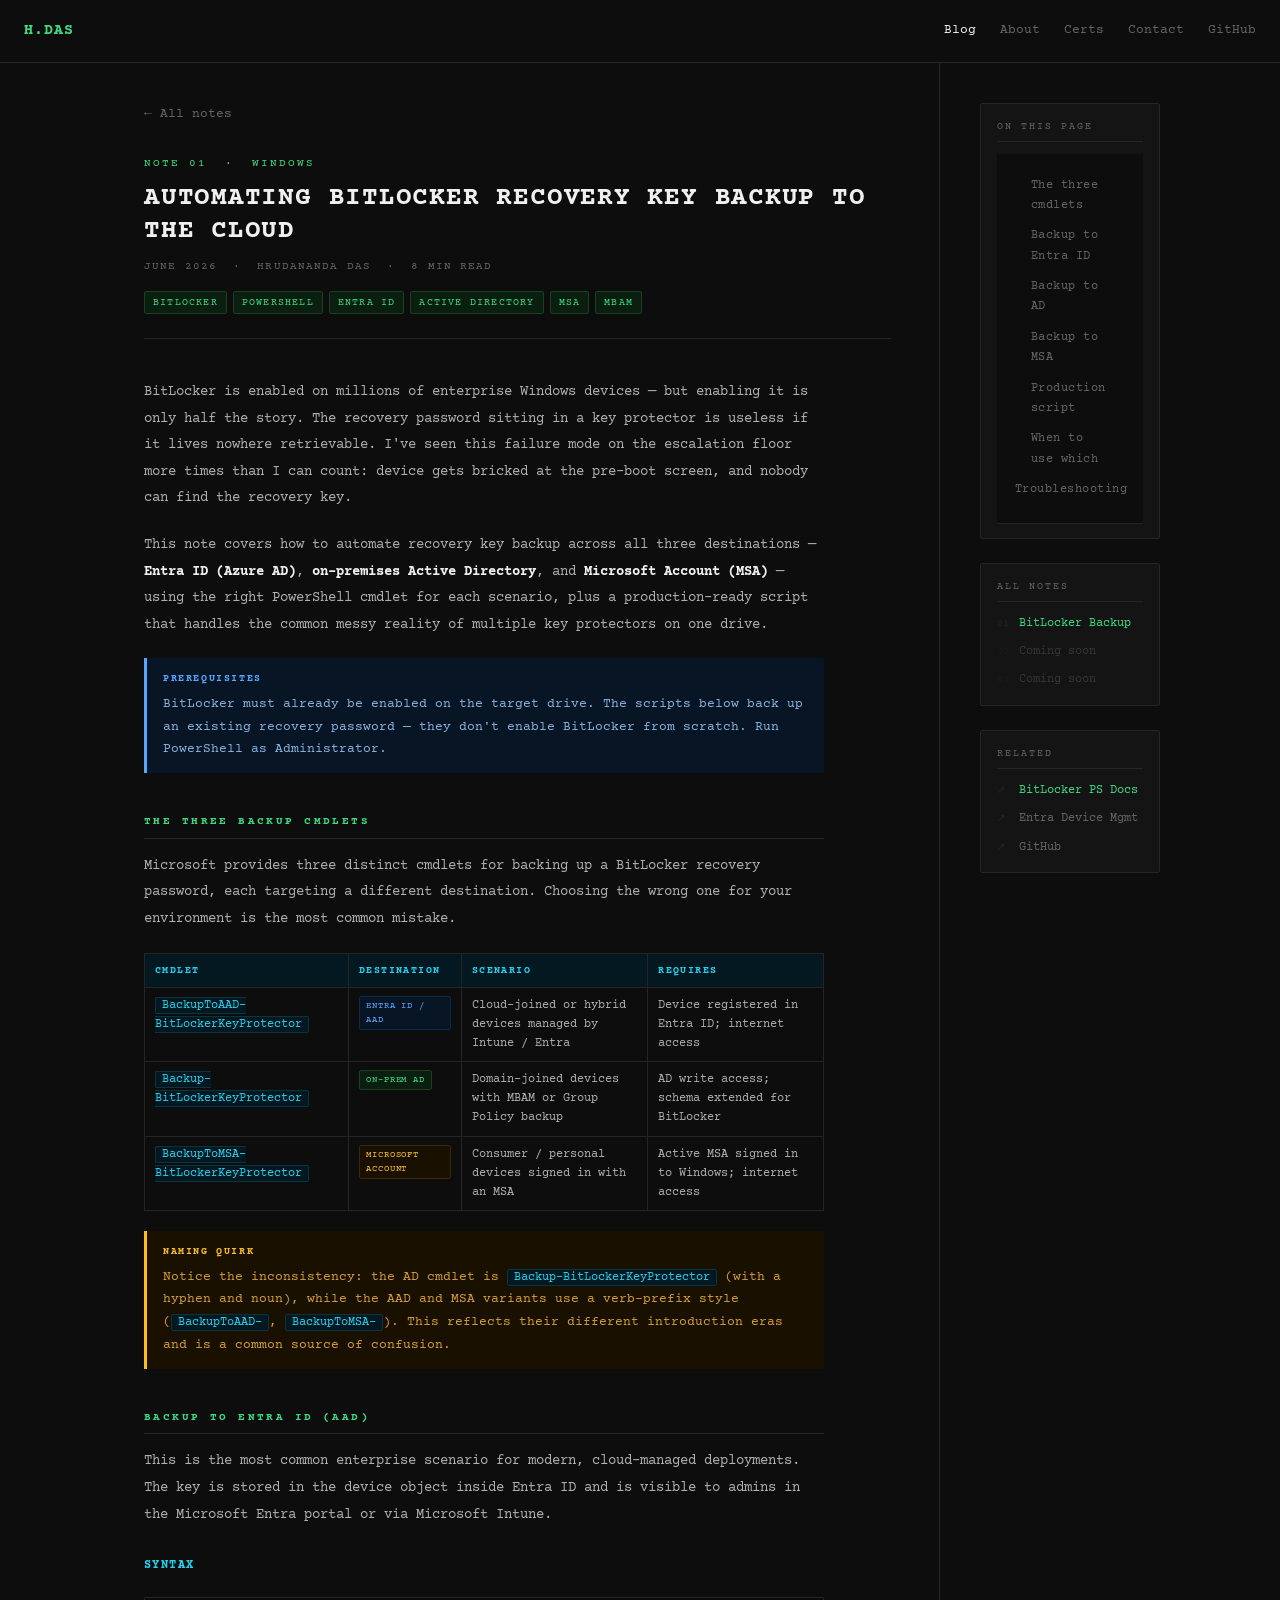
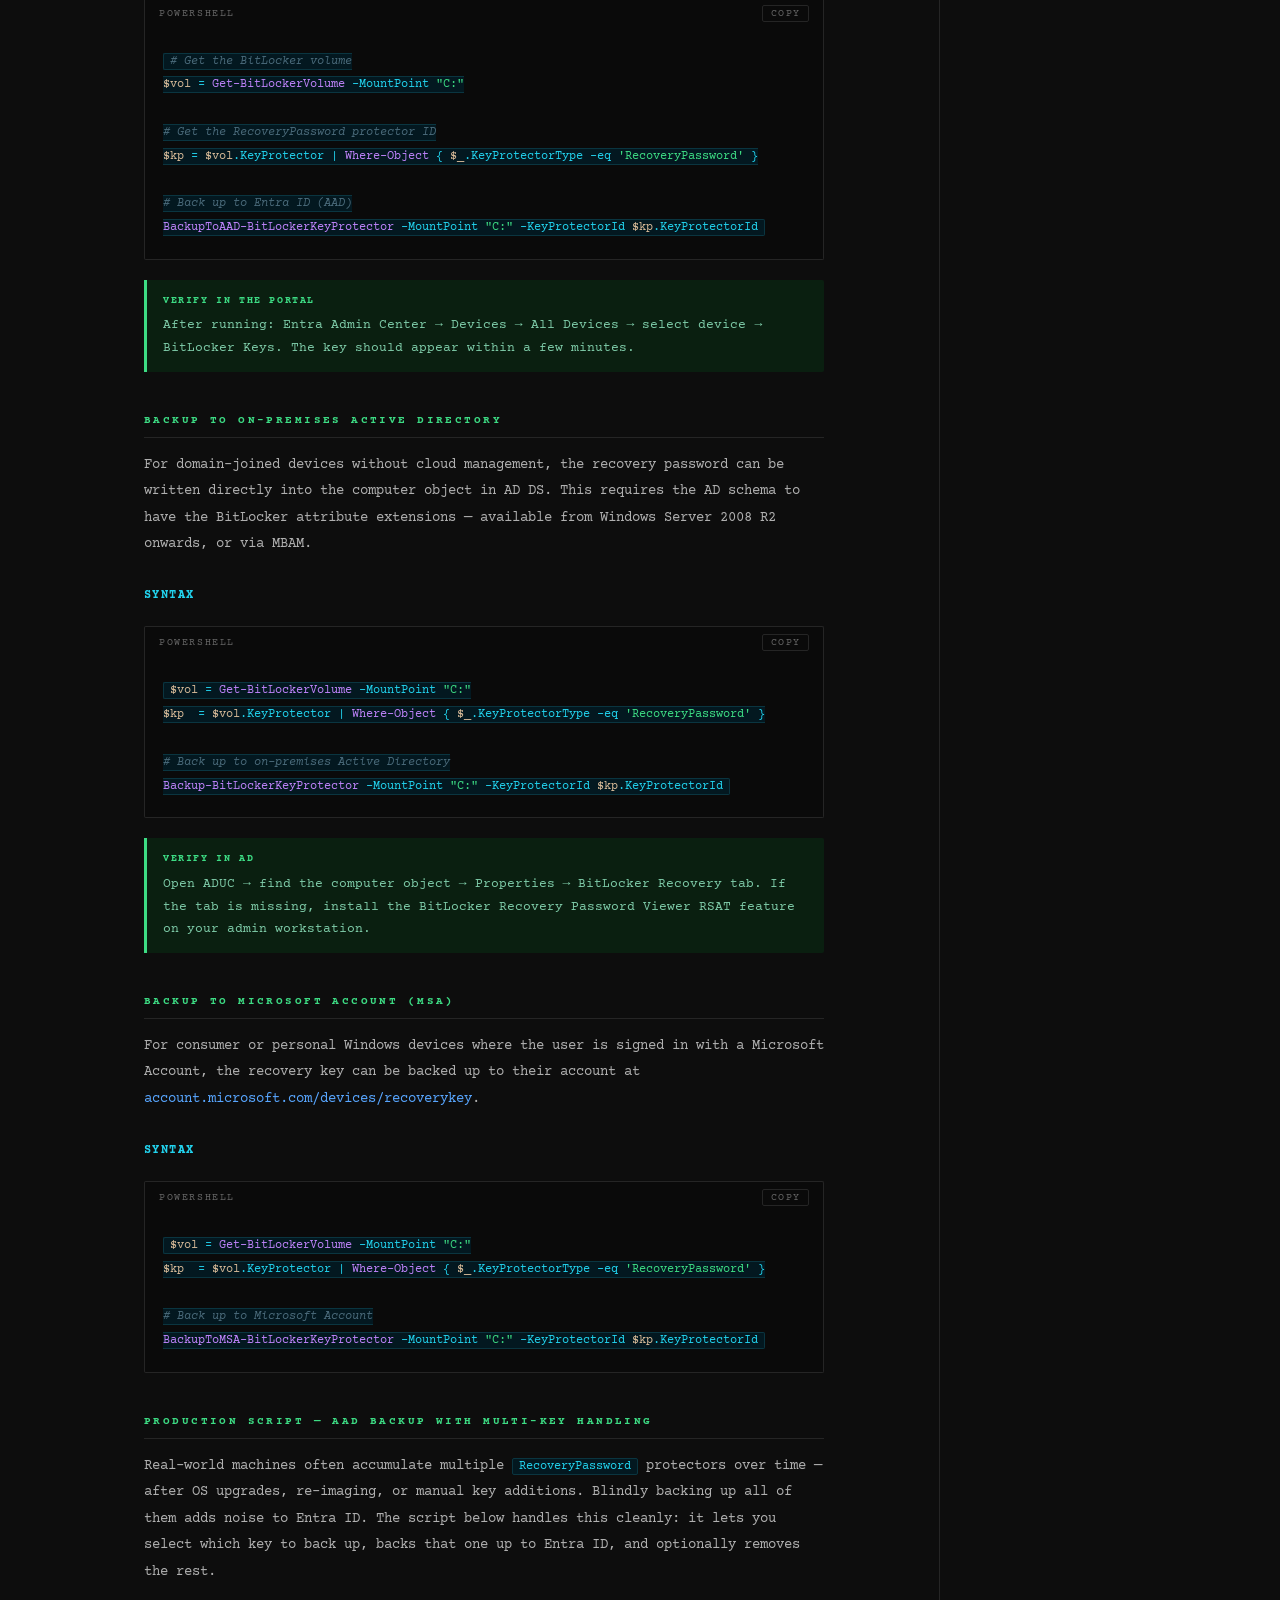
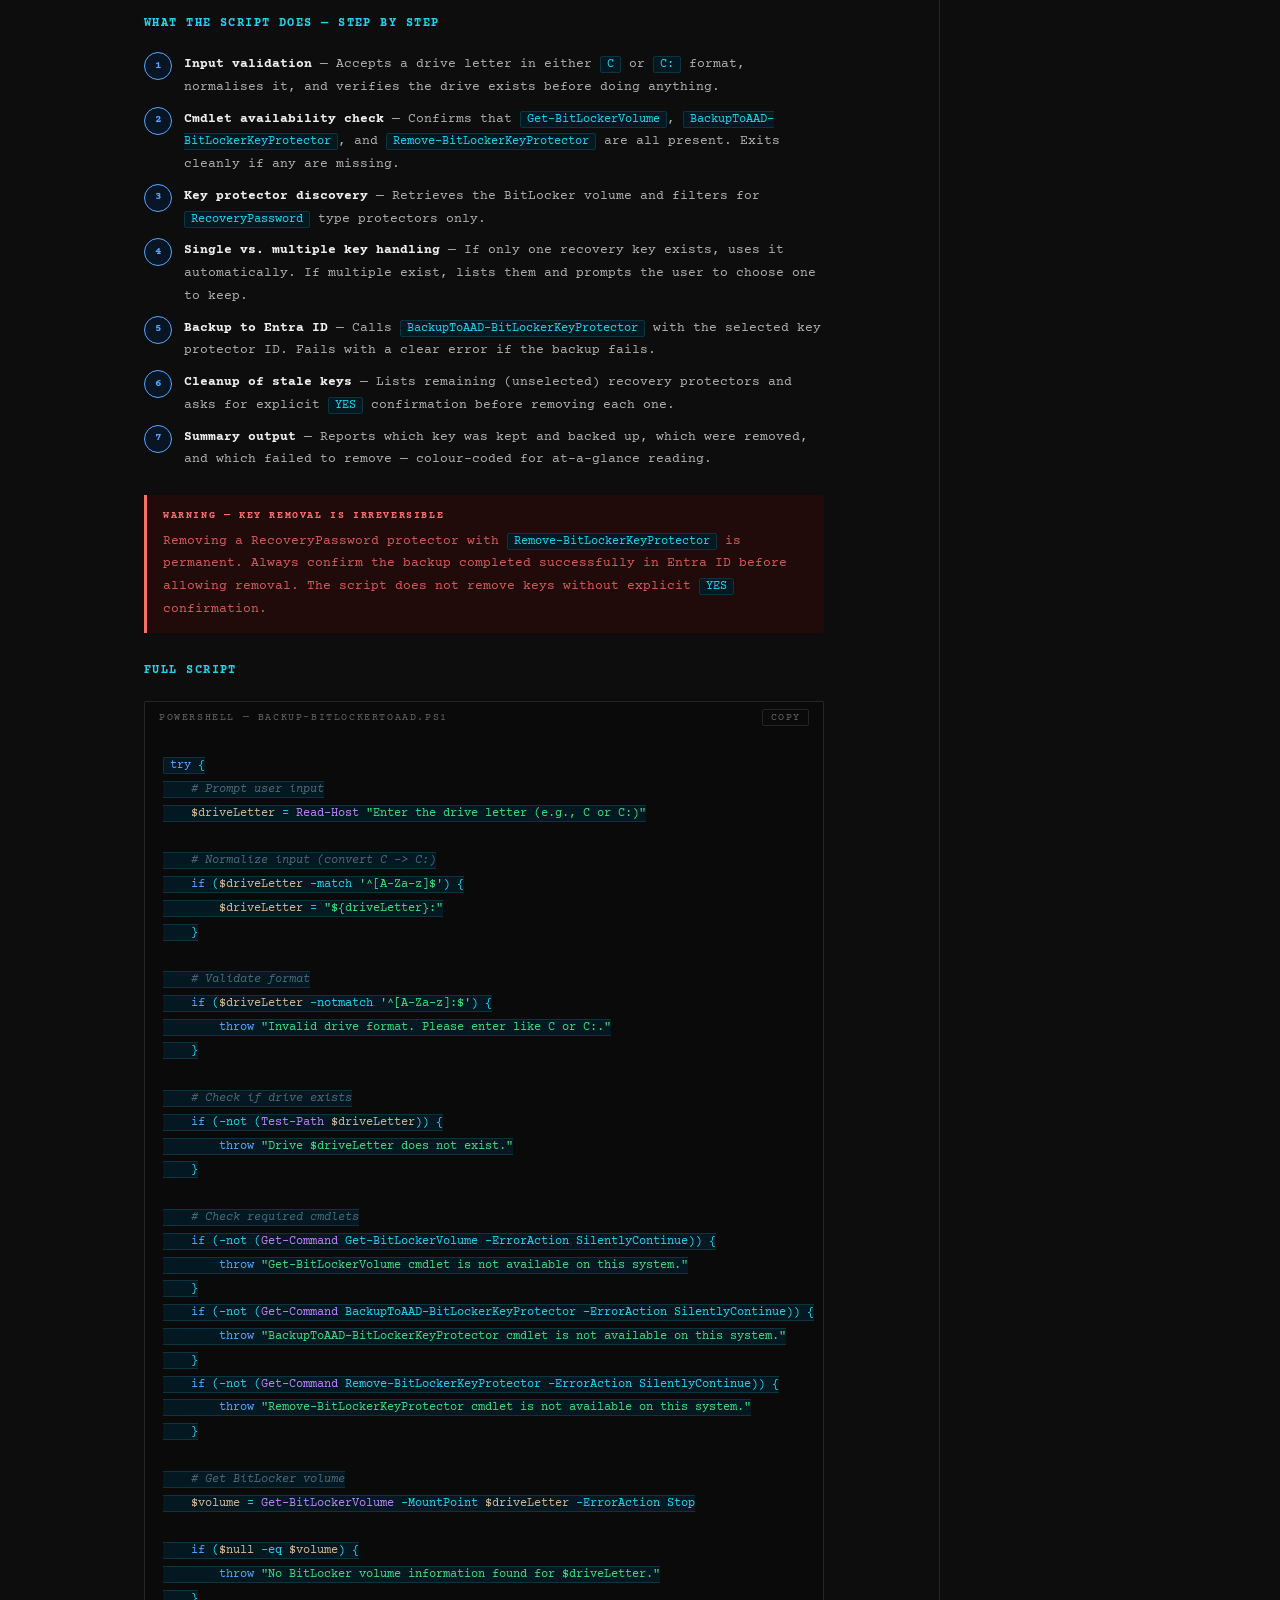
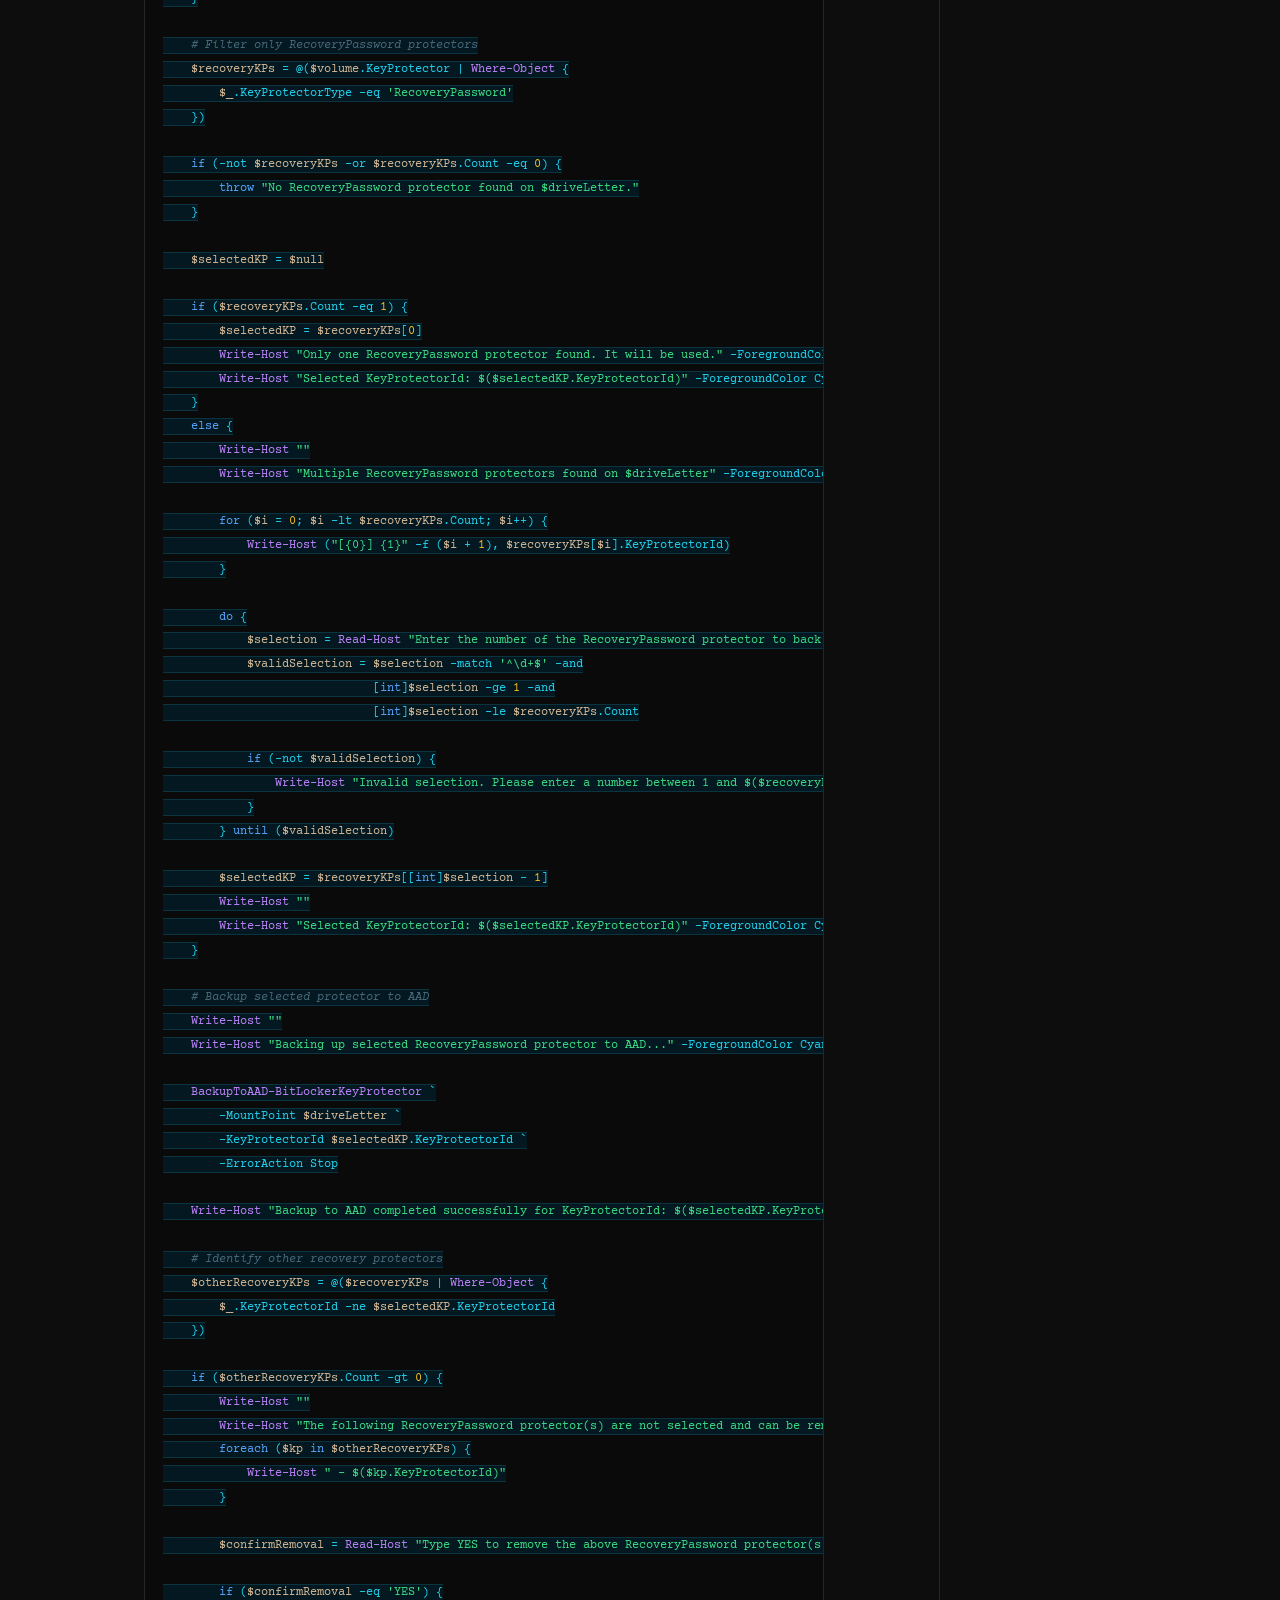
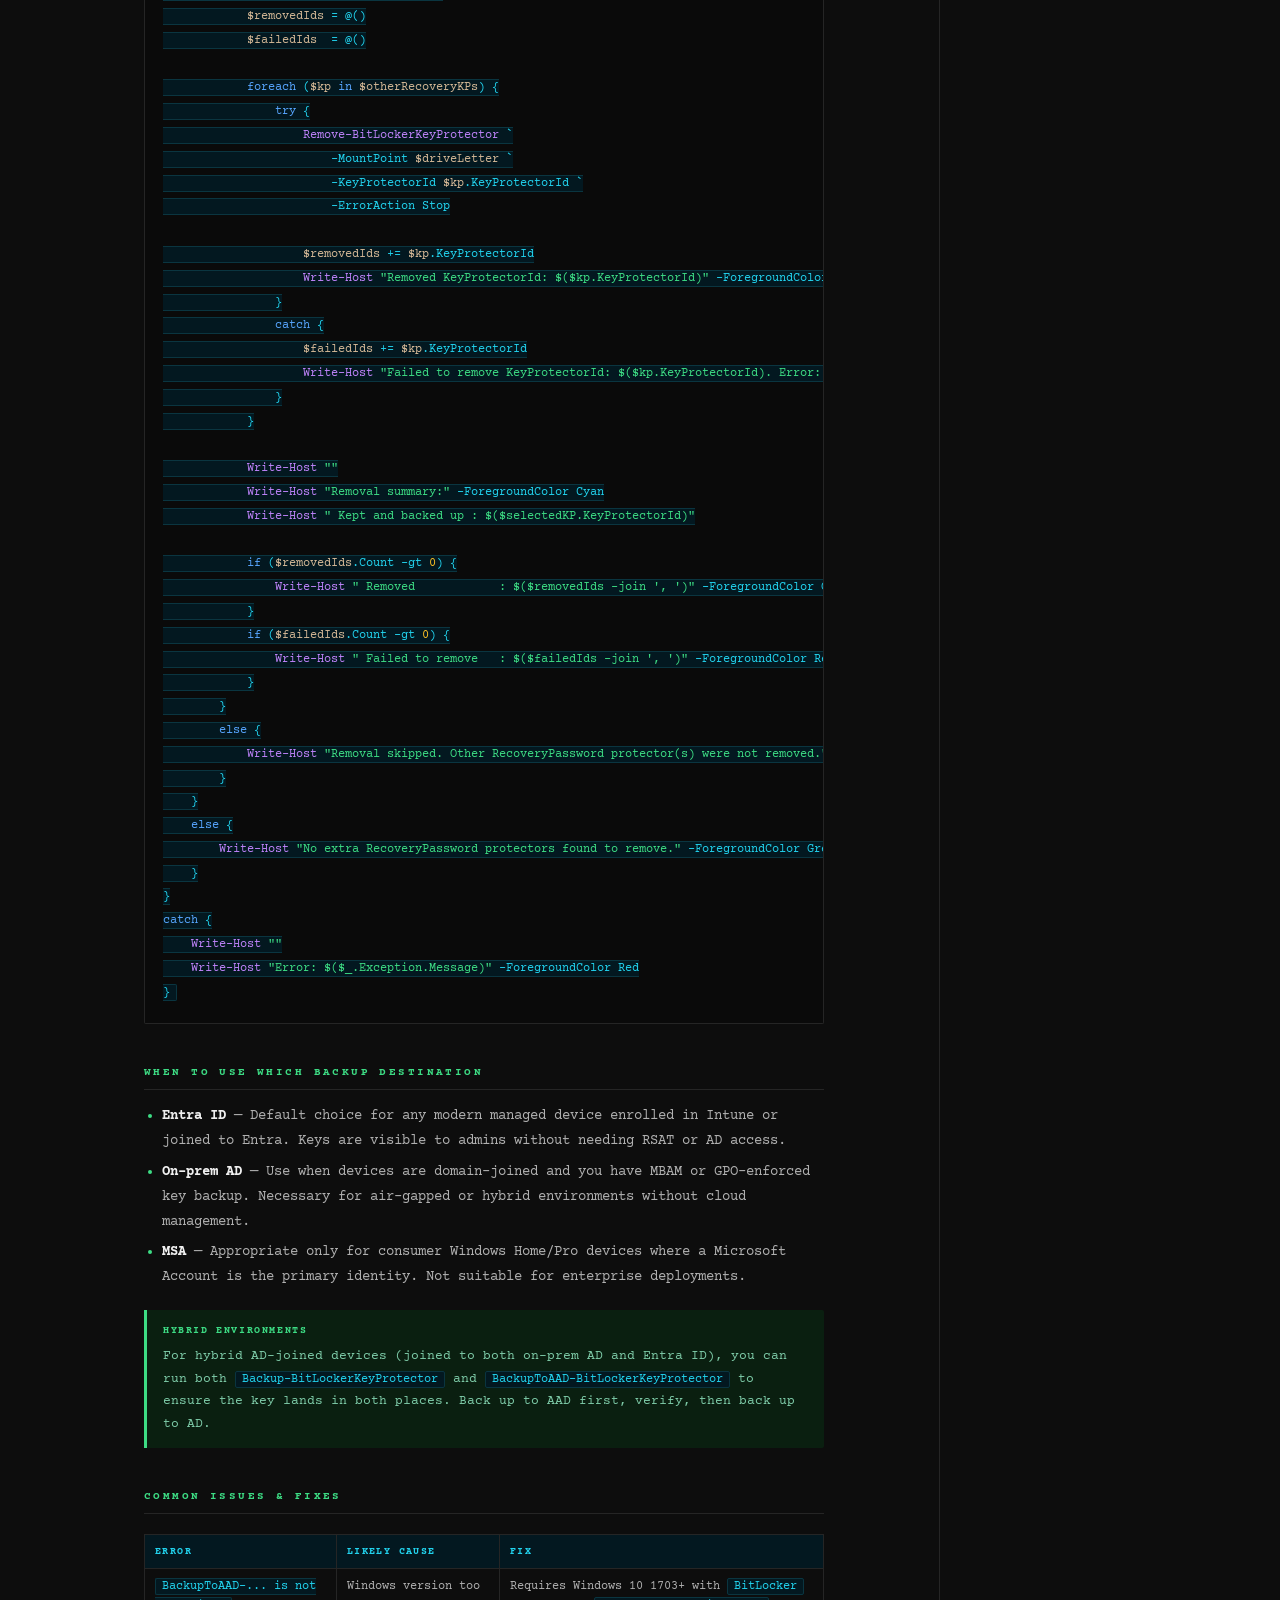
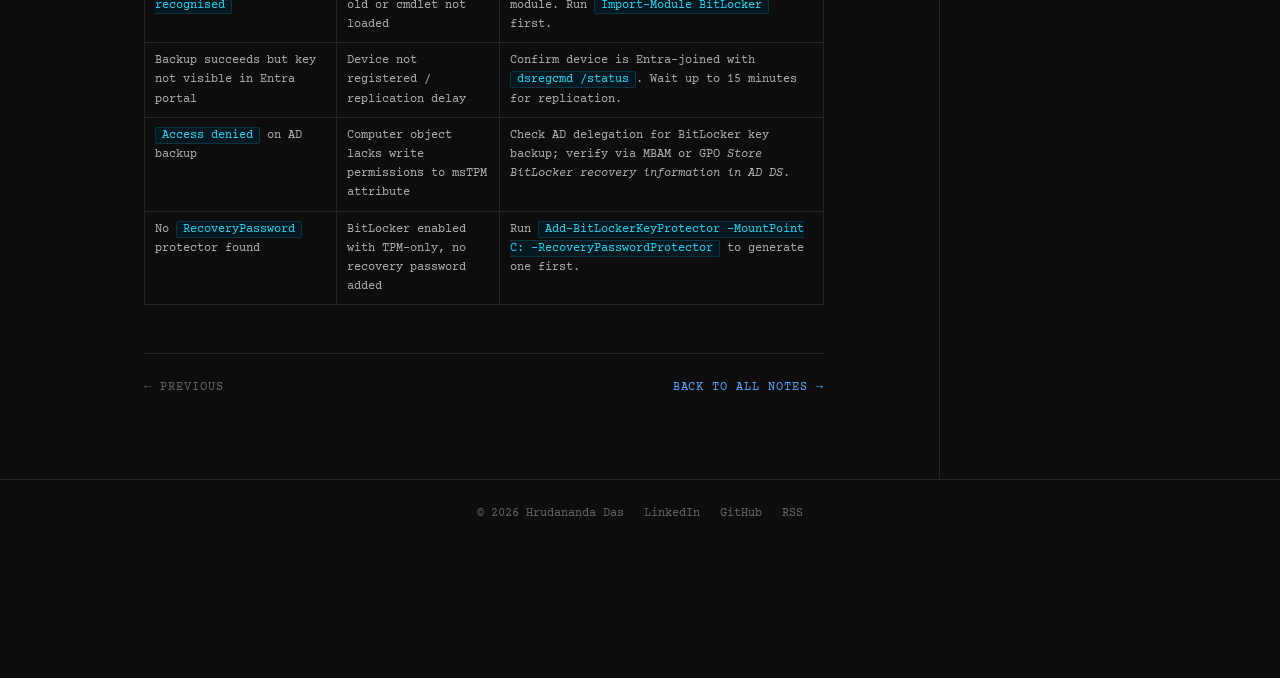
<file: post-001-bitlocker-backup.html>
<!DOCTYPE html>
<html lang="en">
<head>
  <meta charset="UTF-8">
  <meta name="viewport" content="width=device-width, initial-scale=1.0">
  <title>Automating BitLocker Recovery Key Backup — Hrudananda Das</title>
  <link rel="preconnect" href="https://fonts.googleapis.com">
  <link rel="preconnect" href="https://fonts.gstatic.com" crossorigin>
  <link href="https://fonts.googleapis.com/css2?family=Courier+Prime:ital,wght@0,400;0,700;1,400&display=swap" rel="stylesheet">
  <link rel="stylesheet" href="styles.css">
  <style>
    /* ── POST-ONLY STYLES ── */
    .post-grid {
      display: grid;
      grid-template-columns: 1fr 220px;
      gap: 0;
      max-width: 1080px;
      margin: 0 auto;
      width: 100%;
    }
    .post-main {
      padding: 40px 48px 80px 24px;
      border-right: 1px solid var(--border);
    }
    .post-side {
      padding: 40px 20px 60px;
      display: flex;
      flex-direction: column;
      gap: 24px;
    }

    /* post header */
    .post-header {
      margin-bottom: 40px;
      padding-bottom: 24px;
      border-bottom: 1px solid var(--border);
    }
    .post-num {
      font-size: 11px;
      letter-spacing: .18em;
      text-transform: uppercase;
      color: var(--green);
      margin-bottom: 10px;
    }
    .post-header h1 {
      font-size: clamp(18px, 3vw, 26px);
      font-weight: 700;
      letter-spacing: .03em;
      text-transform: uppercase;
      color: var(--accent);
      line-height: 1.25;
      margin-bottom: 10px;
    }
    .post-meta-row {
      font-size: 11px;
      letter-spacing: .1em;
      text-transform: uppercase;
      color: var(--muted);
      margin-bottom: 14px;
    }
    .post-header-tags { display: flex; flex-wrap: wrap; gap: 6px; }
    .ptag {
      font-size: 10px;
      letter-spacing: .12em;
      text-transform: uppercase;
      color: var(--green);
      background: #0a1f10;
      border: 1px solid #1a4020;
      padding: 2px 8px;
      border-radius: 2px;
    }

    /* article body */
    .article { max-width: 680px; }
    .article p {
      font-size: 14px;
      line-height: 1.9;
      color: #b0b0b0;
      margin-bottom: 20px;
    }
    .article h2 {
      font-size: 11px;
      font-weight: 700;
      letter-spacing: .22em;
      text-transform: uppercase;
      color: var(--green);
      margin: 40px 0 14px;
      padding-bottom: 6px;
      border-bottom: 1px solid var(--border);
    }
    .article h3 {
      font-size: 12px;
      font-weight: 700;
      letter-spacing: .12em;
      text-transform: uppercase;
      color: var(--cyan);
      margin: 28px 0 10px;
    }
    .article ul, .article ol { margin: 8px 0 20px 18px; }
    .article li {
      font-size: 14px;
      line-height: 1.8;
      color: #b0b0b0;
      margin-bottom: 5px;
    }
    .article li::marker { color: var(--green); }
    .article strong { color: var(--accent); }
    .article a { color: var(--blue); text-decoration: none; }
    .article a:hover { text-decoration: underline; }
    .article code {
      font-family: var(--font-mono);
      font-size: 12px;
      color: var(--cyan);
      background: #031820;
      border: 1px solid #0a3540;
      padding: 1px 6px;
      border-radius: 2px;
    }

    /* callouts */
    .callout {
      border-left: 3px solid;
      padding: 12px 16px;
      margin: 20px 0;
      border-radius: 0 2px 2px 0;
      font-size: 13px;
      line-height: 1.75;
    }
    .callout strong {
      display: block;
      font-size: 10px;
      letter-spacing: .16em;
      text-transform: uppercase;
      margin-bottom: 5px;
    }
    .callout.info   { border-color: var(--blue);   background: #071525; color: #8ab4e0; }
    .callout.info   strong { color: var(--blue); }
    .callout.tip    { border-color: var(--green);  background: #0a1f10; color: #7ecba8; }
    .callout.tip    strong { color: var(--green); }
    .callout.warn   { border-color: var(--amber);  background: #1a1000; color: #d4a030; }
    .callout.warn   strong { color: var(--amber); }
    .callout.danger { border-color: var(--red);    background: #200a0a; color: #d45c5c; }
    .callout.danger strong { color: var(--red); }

    /* comparison table */
    .cmp-table { width: 100%; border-collapse: collapse; margin: 20px 0; font-size: 12px; }
    .cmp-table th {
      font-size: 10px;
      letter-spacing: .14em;
      text-transform: uppercase;
      color: var(--cyan);
      background: #031820;
      padding: 8px 10px;
      border: 1px solid var(--border);
      text-align: left;
      font-weight: 700;
    }
    .cmp-table td {
      padding: 8px 10px;
      border: 1px solid var(--border);
      color: #b0b0b0;
      vertical-align: top;
      line-height: 1.6;
    }
    .cmp-table tr:hover td { background: #161616; }
    .badge {
      display: inline-block;
      font-size: 9px;
      letter-spacing: .1em;
      text-transform: uppercase;
      padding: 2px 6px;
      border-radius: 2px;
      border: 1px solid;
    }
    .badge.aad  { color: var(--blue);   background: #071525; border-color: #0a2a48; }
    .badge.ad   { color: var(--green);  background: #0a1f10; border-color: #1a4020; }
    .badge.msa  { color: var(--amber);  background: #1a1000; border-color: #3a2800; }

    /* code blocks */
    .code-wrap { margin: 20px 0; }
    .code-header {
      display: flex;
      justify-content: space-between;
      align-items: center;
      background: #0a0a0a;
      padding: 7px 14px;
      border-radius: 2px 2px 0 0;
      border: 1px solid var(--border);
      border-bottom: none;
    }
    .code-lang { font-size: 10px; letter-spacing: .16em; text-transform: uppercase; color: var(--muted); }
    .copy-btn {
      font-size: 10px;
      letter-spacing: .12em;
      text-transform: uppercase;
      color: var(--muted);
      background: none;
      border: 1px solid var(--border);
      padding: 2px 8px;
      border-radius: 2px;
      cursor: pointer;
      font-family: var(--font-mono);
      transition: color .2s, border-color .2s;
    }
    .copy-btn:hover { color: var(--accent); border-color: var(--muted); }
    pre {
      background: #0a0a0a;
      border: 1px solid var(--border);
      border-top: none;
      border-radius: 0 0 2px 2px;
      padding: 20px 18px;
      overflow-x: auto;
      margin: 0;
    }
    pre code {
      font-family: var(--font-mono);
      font-size: 12.5px;
      line-height: 1.8;
      color: #b0c8e0;
      white-space: pre;
      background: none;
      border: none;
      padding: 0;
    }
    /* syntax colours */
    .kw  { color: var(--blue); }
    .cm  { color: #4a6a7a; font-style: italic; }
    .str { color: var(--green); }
    .var { color: #d4b896; }
    .fn  { color: var(--purple); }
    .num { color: var(--amber); }
    .op  { color: var(--cyan); }

    /* flow steps */
    .flow { display: flex; flex-direction: column; gap: 6px; margin: 16px 0 24px; }
    .flow-step { display: flex; align-items: flex-start; gap: 12px; }
    .flow-icon {
      width: 28px; height: 28px;
      border-radius: 50%;
      background: #071525;
      border: 1px solid var(--blue);
      display: flex; align-items: center; justify-content: center;
      font-size: 11px; font-weight: 700;
      color: var(--blue);
      flex-shrink: 0;
      margin-top: 2px;
    }
    .flow-text { font-size: 13px; line-height: 1.75; color: #b0b0b0; flex: 1; padding-top: 3px; }
    .flow-text strong { color: var(--accent); }

    /* post nav */
    .post-nav {
      display: flex;
      justify-content: space-between;
      margin-top: 48px;
      padding-top: 24px;
      border-top: 1px solid var(--border);
      font-size: 12px;
      letter-spacing: .08em;
      text-transform: uppercase;
    }
    .post-nav a { color: var(--blue); text-decoration: none; transition: color .2s; }
    .post-nav a:hover { color: var(--cyan); }
    .post-nav .dim { color: var(--muted); }

    /* sidebar */
    .side-section {
      background: var(--surface);
      border: 1px solid var(--border);
      padding: 14px 16px;
      border-radius: 2px;
    }
    .side-label {
      font-size: 10px;
      letter-spacing: .2em;
      text-transform: uppercase;
      color: var(--muted);
      margin-bottom: 12px;
      padding-bottom: 6px;
      border-bottom: 1px solid var(--border);
    }
    .toc-links { display: flex; flex-direction: column; gap: 2px; }
    .toc-links a {
      font-size: 12px;
      color: var(--muted);
      text-decoration: none;
      display: block;
      padding: 4px 8px;
      border-left: 2px solid transparent;
      transition: all .2s;
      letter-spacing: .04em;
    }
    .toc-links a:hover { color: var(--green); border-left-color: var(--green); background: #0a1f10; }
    .side-links { list-style: none; display: flex; flex-direction: column; gap: 8px; }
    .side-links a {
      font-size: 12px;
      color: var(--muted);
      text-decoration: none;
      display: flex;
      align-items: baseline;
      gap: 6px;
      transition: color .2s;
    }
    .side-links a:hover { color: var(--accent); }
    .snum { font-size: 10px; color: var(--border); min-width: 16px; }
    .side-links li:first-child a { color: var(--green); }

    @media(max-width: 700px) {
      .post-grid { grid-template-columns: 1fr; }
      .post-main { padding: 24px; border-right: none; border-bottom: 1px solid var(--border); }
      .post-side { padding: 24px; }
    }
  </style>
</head>
<body>

<nav>
  <a class="nav-brand" href="index.html">H.DAS</a>
  <ul class="nav-links">
    <li><a href="notes.html" class="active">Blog</a></li>
    <li><a href="whoami.html">About</a></li>
    <li><a href="certifications.html">Certs</a></li>
    <li><a href="contact.html">Contact</a></li>
    <li><a href="https://github.com/harty1193" target="_blank" rel="noopener">GitHub</a></li>
  </ul>
</nav>

<div class="post-grid">
<main class="post-main">

  <a class="back" href="notes.html">← All notes</a>

  <header class="post-header">
    <div class="post-num">Note 01 &nbsp;·&nbsp; Windows</div>
    <h1>Automating BitLocker Recovery Key Backup to the Cloud</h1>
    <div class="post-meta-row">June 2026 &nbsp;·&nbsp; Hrudananda Das &nbsp;·&nbsp; 8 min read</div>
    <div class="post-header-tags">
      <span class="ptag">BitLocker</span>
      <span class="ptag">PowerShell</span>
      <span class="ptag">Entra ID</span>
      <span class="ptag">Active Directory</span>
      <span class="ptag">MSA</span>
      <span class="ptag">MBAM</span>
    </div>
  </header>

  <article class="article">

    <p>BitLocker is enabled on millions of enterprise Windows devices — but enabling it is only half the story. The recovery password sitting in a key protector is useless if it lives nowhere retrievable. I've seen this failure mode on the escalation floor more times than I can count: device gets bricked at the pre-boot screen, and nobody can find the recovery key.</p>

    <p>This note covers how to automate recovery key backup across all three destinations — <strong>Entra ID (Azure AD)</strong>, <strong>on-premises Active Directory</strong>, and <strong>Microsoft Account (MSA)</strong> — using the right PowerShell cmdlet for each scenario, plus a production-ready script that handles the common messy reality of multiple key protectors on one drive.</p>

    <div class="callout info">
      <strong>Prerequisites</strong>
      BitLocker must already be enabled on the target drive. The scripts below back up an existing recovery password — they don't enable BitLocker from scratch. Run PowerShell as Administrator.
    </div>

    <!-- SECTION 1 -->
    <h2 id="cmdlets">The Three Backup Cmdlets</h2>

    <p>Microsoft provides three distinct cmdlets for backing up a BitLocker recovery password, each targeting a different destination. Choosing the wrong one for your environment is the most common mistake.</p>

    <table class="cmp-table">
      <thead>
        <tr>
          <th>Cmdlet</th>
          <th>Destination</th>
          <th>Scenario</th>
          <th>Requires</th>
        </tr>
      </thead>
      <tbody>
        <tr>
          <td><code>BackupToAAD-BitLockerKeyProtector</code></td>
          <td><span class="badge aad">Entra ID / AAD</span></td>
          <td>Cloud-joined or hybrid devices managed by Intune / Entra</td>
          <td>Device registered in Entra ID; internet access</td>
        </tr>
        <tr>
          <td><code>Backup-BitLockerKeyProtector</code></td>
          <td><span class="badge ad">On-prem AD</span></td>
          <td>Domain-joined devices with MBAM or Group Policy backup</td>
          <td>AD write access; schema extended for BitLocker</td>
        </tr>
        <tr>
          <td><code>BackupToMSA-BitLockerKeyProtector</code></td>
          <td><span class="badge msa">Microsoft Account</span></td>
          <td>Consumer / personal devices signed in with an MSA</td>
          <td>Active MSA signed in to Windows; internet access</td>
        </tr>
      </tbody>
    </table>

    <div class="callout warn">
      <strong>Naming quirk</strong>
      Notice the inconsistency: the AD cmdlet is <code>Backup-BitLockerKeyProtector</code> (with a hyphen and noun), while the AAD and MSA variants use a verb-prefix style (<code>BackupToAAD-</code>, <code>BackupToMSA-</code>). This reflects their different introduction eras and is a common source of confusion.
    </div>

    <!-- SECTION 2 -->
    <h2 id="entra">Backup to Entra ID (AAD)</h2>

    <p>This is the most common enterprise scenario for modern, cloud-managed deployments. The key is stored in the device object inside Entra ID and is visible to admins in the Microsoft Entra portal or via Microsoft Intune.</p>

    <h3>Syntax</h3>
    <div class="code-wrap">
      <div class="code-header">
        <span class="code-lang">PowerShell</span>
        <button class="copy-btn" onclick="copyCode(this)">Copy</button>
      </div>
      <pre><code><span class="cm"># Get the BitLocker volume</span>
<span class="var">$vol</span> <span class="op">=</span> <span class="fn">Get-BitLockerVolume</span> <span class="op">-</span>MountPoint <span class="str">"C:"</span>

<span class="cm"># Get the RecoveryPassword protector ID</span>
<span class="var">$kp</span> <span class="op">=</span> <span class="var">$vol</span>.KeyProtector <span class="op">|</span> <span class="fn">Where-Object</span> { <span class="var">$_</span>.KeyProtectorType <span class="op">-eq</span> <span class="str">'RecoveryPassword'</span> }

<span class="cm"># Back up to Entra ID (AAD)</span>
<span class="fn">BackupToAAD-BitLockerKeyProtector</span> <span class="op">-</span>MountPoint <span class="str">"C:"</span> <span class="op">-</span>KeyProtectorId <span class="var">$kp</span>.KeyProtectorId</code></pre>
    </div>

    <div class="callout tip">
      <strong>Verify in the portal</strong>
      After running: Entra Admin Center → Devices → All Devices → select device → BitLocker Keys. The key should appear within a few minutes.
    </div>

    <!-- SECTION 3 -->
    <h2 id="ad">Backup to On-Premises Active Directory</h2>

    <p>For domain-joined devices without cloud management, the recovery password can be written directly into the computer object in AD DS. This requires the AD schema to have the BitLocker attribute extensions — available from Windows Server 2008 R2 onwards, or via MBAM.</p>

    <h3>Syntax</h3>
    <div class="code-wrap">
      <div class="code-header">
        <span class="code-lang">PowerShell</span>
        <button class="copy-btn" onclick="copyCode(this)">Copy</button>
      </div>
      <pre><code><span class="var">$vol</span> <span class="op">=</span> <span class="fn">Get-BitLockerVolume</span> <span class="op">-</span>MountPoint <span class="str">"C:"</span>
<span class="var">$kp</span>  <span class="op">=</span> <span class="var">$vol</span>.KeyProtector <span class="op">|</span> <span class="fn">Where-Object</span> { <span class="var">$_</span>.KeyProtectorType <span class="op">-eq</span> <span class="str">'RecoveryPassword'</span> }

<span class="cm"># Back up to on-premises Active Directory</span>
<span class="fn">Backup-BitLockerKeyProtector</span> <span class="op">-</span>MountPoint <span class="str">"C:"</span> <span class="op">-</span>KeyProtectorId <span class="var">$kp</span>.KeyProtectorId</code></pre>
    </div>

    <div class="callout tip">
      <strong>Verify in AD</strong>
      Open ADUC → find the computer object → Properties → BitLocker Recovery tab. If the tab is missing, install the BitLocker Recovery Password Viewer RSAT feature on your admin workstation.
    </div>

    <!-- SECTION 4 -->
    <h2 id="msa">Backup to Microsoft Account (MSA)</h2>

    <p>For consumer or personal Windows devices where the user is signed in with a Microsoft Account, the recovery key can be backed up to their account at <a href="https://account.microsoft.com/devices/recoverykey" target="_blank" rel="noopener">account.microsoft.com/devices/recoverykey</a>.</p>

    <h3>Syntax</h3>
    <div class="code-wrap">
      <div class="code-header">
        <span class="code-lang">PowerShell</span>
        <button class="copy-btn" onclick="copyCode(this)">Copy</button>
      </div>
      <pre><code><span class="var">$vol</span> <span class="op">=</span> <span class="fn">Get-BitLockerVolume</span> <span class="op">-</span>MountPoint <span class="str">"C:"</span>
<span class="var">$kp</span>  <span class="op">=</span> <span class="var">$vol</span>.KeyProtector <span class="op">|</span> <span class="fn">Where-Object</span> { <span class="var">$_</span>.KeyProtectorType <span class="op">-eq</span> <span class="str">'RecoveryPassword'</span> }

<span class="cm"># Back up to Microsoft Account</span>
<span class="fn">BackupToMSA-BitLockerKeyProtector</span> <span class="op">-</span>MountPoint <span class="str">"C:"</span> <span class="op">-</span>KeyProtectorId <span class="var">$kp</span>.KeyProtectorId</code></pre>
    </div>

    <!-- SECTION 5 -->
    <h2 id="script">Production Script — AAD Backup with Multi-Key Handling</h2>

    <p>Real-world machines often accumulate multiple <code>RecoveryPassword</code> protectors over time — after OS upgrades, re-imaging, or manual key additions. Blindly backing up all of them adds noise to Entra ID. The script below handles this cleanly: it lets you select which key to back up, backs that one up to Entra ID, and optionally removes the rest.</p>

    <h3>What the script does — step by step</h3>

    <div class="flow">
      <div class="flow-step"><div class="flow-icon">1</div><div class="flow-text"><strong>Input validation</strong> — Accepts a drive letter in either <code>C</code> or <code>C:</code> format, normalises it, and verifies the drive exists before doing anything.</div></div>
      <div class="flow-step"><div class="flow-icon">2</div><div class="flow-text"><strong>Cmdlet availability check</strong> — Confirms that <code>Get-BitLockerVolume</code>, <code>BackupToAAD-BitLockerKeyProtector</code>, and <code>Remove-BitLockerKeyProtector</code> are all present. Exits cleanly if any are missing.</div></div>
      <div class="flow-step"><div class="flow-icon">3</div><div class="flow-text"><strong>Key protector discovery</strong> — Retrieves the BitLocker volume and filters for <code>RecoveryPassword</code> type protectors only.</div></div>
      <div class="flow-step"><div class="flow-icon">4</div><div class="flow-text"><strong>Single vs. multiple key handling</strong> — If only one recovery key exists, uses it automatically. If multiple exist, lists them and prompts the user to choose one to keep.</div></div>
      <div class="flow-step"><div class="flow-icon">5</div><div class="flow-text"><strong>Backup to Entra ID</strong> — Calls <code>BackupToAAD-BitLockerKeyProtector</code> with the selected key protector ID. Fails with a clear error if the backup fails.</div></div>
      <div class="flow-step"><div class="flow-icon">6</div><div class="flow-text"><strong>Cleanup of stale keys</strong> — Lists remaining (unselected) recovery protectors and asks for explicit <code>YES</code> confirmation before removing each one.</div></div>
      <div class="flow-step"><div class="flow-icon">7</div><div class="flow-text"><strong>Summary output</strong> — Reports which key was kept and backed up, which were removed, and which failed to remove — colour-coded for at-a-glance reading.</div></div>
    </div>

    <div class="callout danger">
      <strong>Warning — key removal is irreversible</strong>
      Removing a RecoveryPassword protector with <code>Remove-BitLockerKeyProtector</code> is permanent. Always confirm the backup completed successfully in Entra ID before allowing removal. The script does not remove keys without explicit <code>YES</code> confirmation.
    </div>

    <h3>Full script</h3>
    <div class="code-wrap">
      <div class="code-header">
        <span class="code-lang">PowerShell — Backup-BitLockerToAAD.ps1</span>
        <button class="copy-btn" onclick="copyCode(this)">Copy</button>
      </div>
      <pre><code><span class="kw">try</span> {
    <span class="cm"># Prompt user input</span>
    <span class="var">$driveLetter</span> <span class="op">=</span> <span class="fn">Read-Host</span> <span class="str">"Enter the drive letter (e.g., C or C:)"</span>

    <span class="cm"># Normalize input (convert C -&gt; C:)</span>
    <span class="kw">if</span> (<span class="var">$driveLetter</span> <span class="op">-match</span> <span class="str">'^[A-Za-z]$'</span>) {
        <span class="var">$driveLetter</span> <span class="op">=</span> <span class="str">"${driveLetter}:"</span>
    }

    <span class="cm"># Validate format</span>
    <span class="kw">if</span> (<span class="var">$driveLetter</span> <span class="op">-notmatch</span> <span class="str">'^[A-Za-z]:$'</span>) {
        <span class="kw">throw</span> <span class="str">"Invalid drive format. Please enter like C or C:."</span>
    }

    <span class="cm"># Check if drive exists</span>
    <span class="kw">if</span> (<span class="op">-not</span> (<span class="fn">Test-Path</span> <span class="var">$driveLetter</span>)) {
        <span class="kw">throw</span> <span class="str">"Drive $driveLetter does not exist."</span>
    }

    <span class="cm"># Check required cmdlets</span>
    <span class="kw">if</span> (<span class="op">-not</span> (<span class="fn">Get-Command</span> Get-BitLockerVolume <span class="op">-ErrorAction</span> SilentlyContinue)) {
        <span class="kw">throw</span> <span class="str">"Get-BitLockerVolume cmdlet is not available on this system."</span>
    }
    <span class="kw">if</span> (<span class="op">-not</span> (<span class="fn">Get-Command</span> BackupToAAD-BitLockerKeyProtector <span class="op">-ErrorAction</span> SilentlyContinue)) {
        <span class="kw">throw</span> <span class="str">"BackupToAAD-BitLockerKeyProtector cmdlet is not available on this system."</span>
    }
    <span class="kw">if</span> (<span class="op">-not</span> (<span class="fn">Get-Command</span> Remove-BitLockerKeyProtector <span class="op">-ErrorAction</span> SilentlyContinue)) {
        <span class="kw">throw</span> <span class="str">"Remove-BitLockerKeyProtector cmdlet is not available on this system."</span>
    }

    <span class="cm"># Get BitLocker volume</span>
    <span class="var">$volume</span> <span class="op">=</span> <span class="fn">Get-BitLockerVolume</span> <span class="op">-</span>MountPoint <span class="var">$driveLetter</span> <span class="op">-ErrorAction</span> Stop

    <span class="kw">if</span> (<span class="var">$null</span> <span class="op">-eq</span> <span class="var">$volume</span>) {
        <span class="kw">throw</span> <span class="str">"No BitLocker volume information found for $driveLetter."</span>
    }

    <span class="cm"># Filter only RecoveryPassword protectors</span>
    <span class="var">$recoveryKPs</span> <span class="op">=</span> <span class="op">@</span>(<span class="var">$volume</span>.KeyProtector <span class="op">|</span> <span class="fn">Where-Object</span> {
        <span class="var">$_</span>.KeyProtectorType <span class="op">-eq</span> <span class="str">'RecoveryPassword'</span>
    })

    <span class="kw">if</span> (<span class="op">-not</span> <span class="var">$recoveryKPs</span> <span class="op">-or</span> <span class="var">$recoveryKPs</span>.Count <span class="op">-eq</span> <span class="num">0</span>) {
        <span class="kw">throw</span> <span class="str">"No RecoveryPassword protector found on $driveLetter."</span>
    }

    <span class="var">$selectedKP</span> <span class="op">=</span> <span class="var">$null</span>

    <span class="kw">if</span> (<span class="var">$recoveryKPs</span>.Count <span class="op">-eq</span> <span class="num">1</span>) {
        <span class="var">$selectedKP</span> <span class="op">=</span> <span class="var">$recoveryKPs</span>[<span class="num">0</span>]
        <span class="fn">Write-Host</span> <span class="str">"Only one RecoveryPassword protector found. It will be used."</span> <span class="op">-ForegroundColor</span> Cyan
        <span class="fn">Write-Host</span> <span class="str">"Selected KeyProtectorId: $($selectedKP.KeyProtectorId)"</span> <span class="op">-ForegroundColor</span> Cyan
    }
    <span class="kw">else</span> {
        <span class="fn">Write-Host</span> <span class="str">""</span>
        <span class="fn">Write-Host</span> <span class="str">"Multiple RecoveryPassword protectors found on $driveLetter"</span> <span class="op">-ForegroundColor</span> Yellow

        <span class="kw">for</span> (<span class="var">$i</span> <span class="op">=</span> <span class="num">0</span>; <span class="var">$i</span> <span class="op">-lt</span> <span class="var">$recoveryKPs</span>.Count; <span class="var">$i</span><span class="op">++</span>) {
            <span class="fn">Write-Host</span> (<span class="str">"[{0}] {1}"</span> <span class="op">-f</span> (<span class="var">$i</span> <span class="op">+</span> <span class="num">1</span>), <span class="var">$recoveryKPs</span>[<span class="var">$i</span>].KeyProtectorId)
        }

        <span class="kw">do</span> {
            <span class="var">$selection</span> <span class="op">=</span> <span class="fn">Read-Host</span> <span class="str">"Enter the number of the RecoveryPassword protector to back up and keep"</span>
            <span class="var">$validSelection</span> <span class="op">=</span> <span class="var">$selection</span> <span class="op">-match</span> <span class="str">'^\d+$'</span> <span class="op">-and</span>
                              [<span class="kw">int</span>]<span class="var">$selection</span> <span class="op">-ge</span> <span class="num">1</span> <span class="op">-and</span>
                              [<span class="kw">int</span>]<span class="var">$selection</span> <span class="op">-le</span> <span class="var">$recoveryKPs</span>.Count

            <span class="kw">if</span> (<span class="op">-not</span> <span class="var">$validSelection</span>) {
                <span class="fn">Write-Host</span> <span class="str">"Invalid selection. Please enter a number between 1 and $($recoveryKPs.Count)."</span> <span class="op">-ForegroundColor</span> Red
            }
        } <span class="kw">until</span> (<span class="var">$validSelection</span>)

        <span class="var">$selectedKP</span> <span class="op">=</span> <span class="var">$recoveryKPs</span>[[<span class="kw">int</span>]<span class="var">$selection</span> <span class="op">-</span> <span class="num">1</span>]
        <span class="fn">Write-Host</span> <span class="str">""</span>
        <span class="fn">Write-Host</span> <span class="str">"Selected KeyProtectorId: $($selectedKP.KeyProtectorId)"</span> <span class="op">-ForegroundColor</span> Cyan
    }

    <span class="cm"># Backup selected protector to AAD</span>
    <span class="fn">Write-Host</span> <span class="str">""</span>
    <span class="fn">Write-Host</span> <span class="str">"Backing up selected RecoveryPassword protector to AAD..."</span> <span class="op">-ForegroundColor</span> Cyan

    <span class="fn">BackupToAAD-BitLockerKeyProtector</span> <span class="op">`</span>
        <span class="op">-</span>MountPoint <span class="var">$driveLetter</span> <span class="op">`</span>
        <span class="op">-</span>KeyProtectorId <span class="var">$selectedKP</span>.KeyProtectorId <span class="op">`</span>
        <span class="op">-</span>ErrorAction Stop

    <span class="fn">Write-Host</span> <span class="str">"Backup to AAD completed successfully for KeyProtectorId: $($selectedKP.KeyProtectorId)"</span> <span class="op">-ForegroundColor</span> Green

    <span class="cm"># Identify other recovery protectors</span>
    <span class="var">$otherRecoveryKPs</span> <span class="op">=</span> <span class="op">@</span>(<span class="var">$recoveryKPs</span> <span class="op">|</span> <span class="fn">Where-Object</span> {
        <span class="var">$_</span>.KeyProtectorId <span class="op">-ne</span> <span class="var">$selectedKP</span>.KeyProtectorId
    })

    <span class="kw">if</span> (<span class="var">$otherRecoveryKPs</span>.Count <span class="op">-gt</span> <span class="num">0</span>) {
        <span class="fn">Write-Host</span> <span class="str">""</span>
        <span class="fn">Write-Host</span> <span class="str">"The following RecoveryPassword protector(s) are not selected and can be removed:"</span> <span class="op">-ForegroundColor</span> Yellow
        <span class="kw">foreach</span> (<span class="var">$kp</span> <span class="kw">in</span> <span class="var">$otherRecoveryKPs</span>) {
            <span class="fn">Write-Host</span> <span class="str">" - $($kp.KeyProtectorId)"</span>
        }

        <span class="var">$confirmRemoval</span> <span class="op">=</span> <span class="fn">Read-Host</span> <span class="str">"Type YES to remove the above RecoveryPassword protector(s), or anything else to keep them"</span>

        <span class="kw">if</span> (<span class="var">$confirmRemoval</span> <span class="op">-eq</span> <span class="str">'YES'</span>) {
            <span class="var">$removedIds</span> <span class="op">=</span> <span class="op">@</span>()
            <span class="var">$failedIds</span>  <span class="op">=</span> <span class="op">@</span>()

            <span class="kw">foreach</span> (<span class="var">$kp</span> <span class="kw">in</span> <span class="var">$otherRecoveryKPs</span>) {
                <span class="kw">try</span> {
                    <span class="fn">Remove-BitLockerKeyProtector</span> <span class="op">`</span>
                        <span class="op">-</span>MountPoint <span class="var">$driveLetter</span> <span class="op">`</span>
                        <span class="op">-</span>KeyProtectorId <span class="var">$kp</span>.KeyProtectorId <span class="op">`</span>
                        <span class="op">-</span>ErrorAction Stop

                    <span class="var">$removedIds</span> <span class="op">+=</span> <span class="var">$kp</span>.KeyProtectorId
                    <span class="fn">Write-Host</span> <span class="str">"Removed KeyProtectorId: $($kp.KeyProtectorId)"</span> <span class="op">-ForegroundColor</span> Green
                }
                <span class="kw">catch</span> {
                    <span class="var">$failedIds</span> <span class="op">+=</span> <span class="var">$kp</span>.KeyProtectorId
                    <span class="fn">Write-Host</span> <span class="str">"Failed to remove KeyProtectorId: $($kp.KeyProtectorId). Error: $($_.Exception.Message)"</span> <span class="op">-ForegroundColor</span> Red
                }
            }

            <span class="fn">Write-Host</span> <span class="str">""</span>
            <span class="fn">Write-Host</span> <span class="str">"Removal summary:"</span> <span class="op">-ForegroundColor</span> Cyan
            <span class="fn">Write-Host</span> <span class="str">" Kept and backed up : $($selectedKP.KeyProtectorId)"</span>

            <span class="kw">if</span> (<span class="var">$removedIds</span>.Count <span class="op">-gt</span> <span class="num">0</span>) {
                <span class="fn">Write-Host</span> <span class="str">" Removed            : $($removedIds -join ', ')"</span> <span class="op">-ForegroundColor</span> Green
            }
            <span class="kw">if</span> (<span class="var">$failedIds</span>.Count <span class="op">-gt</span> <span class="num">0</span>) {
                <span class="fn">Write-Host</span> <span class="str">" Failed to remove   : $($failedIds -join ', ')"</span> <span class="op">-ForegroundColor</span> Red
            }
        }
        <span class="kw">else</span> {
            <span class="fn">Write-Host</span> <span class="str">"Removal skipped. Other RecoveryPassword protector(s) were not removed."</span> <span class="op">-ForegroundColor</span> Yellow
        }
    }
    <span class="kw">else</span> {
        <span class="fn">Write-Host</span> <span class="str">"No extra RecoveryPassword protectors found to remove."</span> <span class="op">-ForegroundColor</span> Green
    }
}
<span class="kw">catch</span> {
    <span class="fn">Write-Host</span> <span class="str">""</span>
    <span class="fn">Write-Host</span> <span class="str">"Error: $($_.Exception.Message)"</span> <span class="op">-ForegroundColor</span> Red
}</code></pre>
    </div>

    <!-- SECTION 6 -->
    <h2 id="when">When to Use Which Backup Destination</h2>

    <ul>
      <li><strong>Entra ID</strong> — Default choice for any modern managed device enrolled in Intune or joined to Entra. Keys are visible to admins without needing RSAT or AD access.</li>
      <li><strong>On-prem AD</strong> — Use when devices are domain-joined and you have MBAM or GPO-enforced key backup. Necessary for air-gapped or hybrid environments without cloud management.</li>
      <li><strong>MSA</strong> — Appropriate only for consumer Windows Home/Pro devices where a Microsoft Account is the primary identity. Not suitable for enterprise deployments.</li>
    </ul>

    <div class="callout tip">
      <strong>Hybrid environments</strong>
      For hybrid AD-joined devices (joined to both on-prem AD and Entra ID), you can run both <code>Backup-BitLockerKeyProtector</code> and <code>BackupToAAD-BitLockerKeyProtector</code> to ensure the key lands in both places. Back up to AAD first, verify, then back up to AD.
    </div>

    <!-- SECTION 7 -->
    <h2 id="troubleshooting">Common Issues &amp; Fixes</h2>

    <table class="cmp-table">
      <thead>
        <tr><th>Error</th><th>Likely Cause</th><th>Fix</th></tr>
      </thead>
      <tbody>
        <tr>
          <td><code>BackupToAAD-... is not recognised</code></td>
          <td>Windows version too old or cmdlet not loaded</td>
          <td>Requires Windows 10 1703+ with <code>BitLocker</code> module. Run <code>Import-Module BitLocker</code> first.</td>
        </tr>
        <tr>
          <td>Backup succeeds but key not visible in Entra portal</td>
          <td>Device not registered / replication delay</td>
          <td>Confirm device is Entra-joined with <code>dsregcmd /status</code>. Wait up to 15 minutes for replication.</td>
        </tr>
        <tr>
          <td><code>Access denied</code> on AD backup</td>
          <td>Computer object lacks write permissions to msTPM attribute</td>
          <td>Check AD delegation for BitLocker key backup; verify via MBAM or GPO <em>Store BitLocker recovery information in AD DS</em>.</td>
        </tr>
        <tr>
          <td>No <code>RecoveryPassword</code> protector found</td>
          <td>BitLocker enabled with TPM-only, no recovery password added</td>
          <td>Run <code>Add-BitLockerKeyProtector -MountPoint C: -RecoveryPasswordProtector</code> to generate one first.</td>
        </tr>
      </tbody>
    </table>

    <div class="post-nav">
      <span class="dim">← Previous</span>
      <a href="notes.html">Back to all notes →</a>
    </div>

  </article>
</main>

<!-- SIDEBAR -->
<aside class="post-side">

  <div class="side-section">
    <div class="side-label">On this page</div>
    <nav class="toc-links">
      <a href="#cmdlets">The three cmdlets</a>
      <a href="#entra">Backup to Entra ID</a>
      <a href="#ad">Backup to AD</a>
      <a href="#msa">Backup to MSA</a>
      <a href="#script">Production script</a>
      <a href="#when">When to use which</a>
      <a href="#troubleshooting">Troubleshooting</a>
    </nav>
  </div>

  <div class="side-section">
    <div class="side-label">All Notes</div>
    <ul class="side-links">
      <li><a href="post-001-bitlocker-backup.html"><span class="snum">01</span> BitLocker Backup</a></li>
      <li style="opacity:.4"><a href="notes.html"><span class="snum">02</span> Coming soon</a></li>
      <li style="opacity:.4"><a href="notes.html"><span class="snum">03</span> Coming soon</a></li>
    </ul>
  </div>

  <div class="side-section">
    <div class="side-label">Related</div>
    <ul class="side-links">
      <li><a href="https://learn.microsoft.com/en-us/powershell/module/bitlocker/" target="_blank" rel="noopener"><span class="snum">↗</span> BitLocker PS Docs</a></li>
      <li><a href="https://learn.microsoft.com/en-us/azure/active-directory/devices/device-management-azure-portal" target="_blank" rel="noopener"><span class="snum">↗</span> Entra Device Mgmt</a></li>
      <li><a href="https://github.com/harty1193" target="_blank" rel="noopener"><span class="snum">↗</span> GitHub</a></li>
    </ul>
  </div>

</aside>
</div>

<footer>
  <span>© 2026 Hrudananda Das</span>
  <a href="https://linkedin.com/in/harty1193" target="_blank" rel="noopener">LinkedIn</a>
  <a href="https://github.com/harty1193" target="_blank" rel="noopener">GitHub</a>
  <a href="/feed.xml">RSS</a>
</footer>

<script>
function copyCode(btn) {
  const pre = btn.closest('.code-wrap').querySelector('pre');
  navigator.clipboard.writeText(pre.innerText).then(() => {
    btn.textContent = 'Copied!';
    setTimeout(() => btn.textContent = 'Copy', 2000);
  });
}
</script>

</body>
</html>
</file>
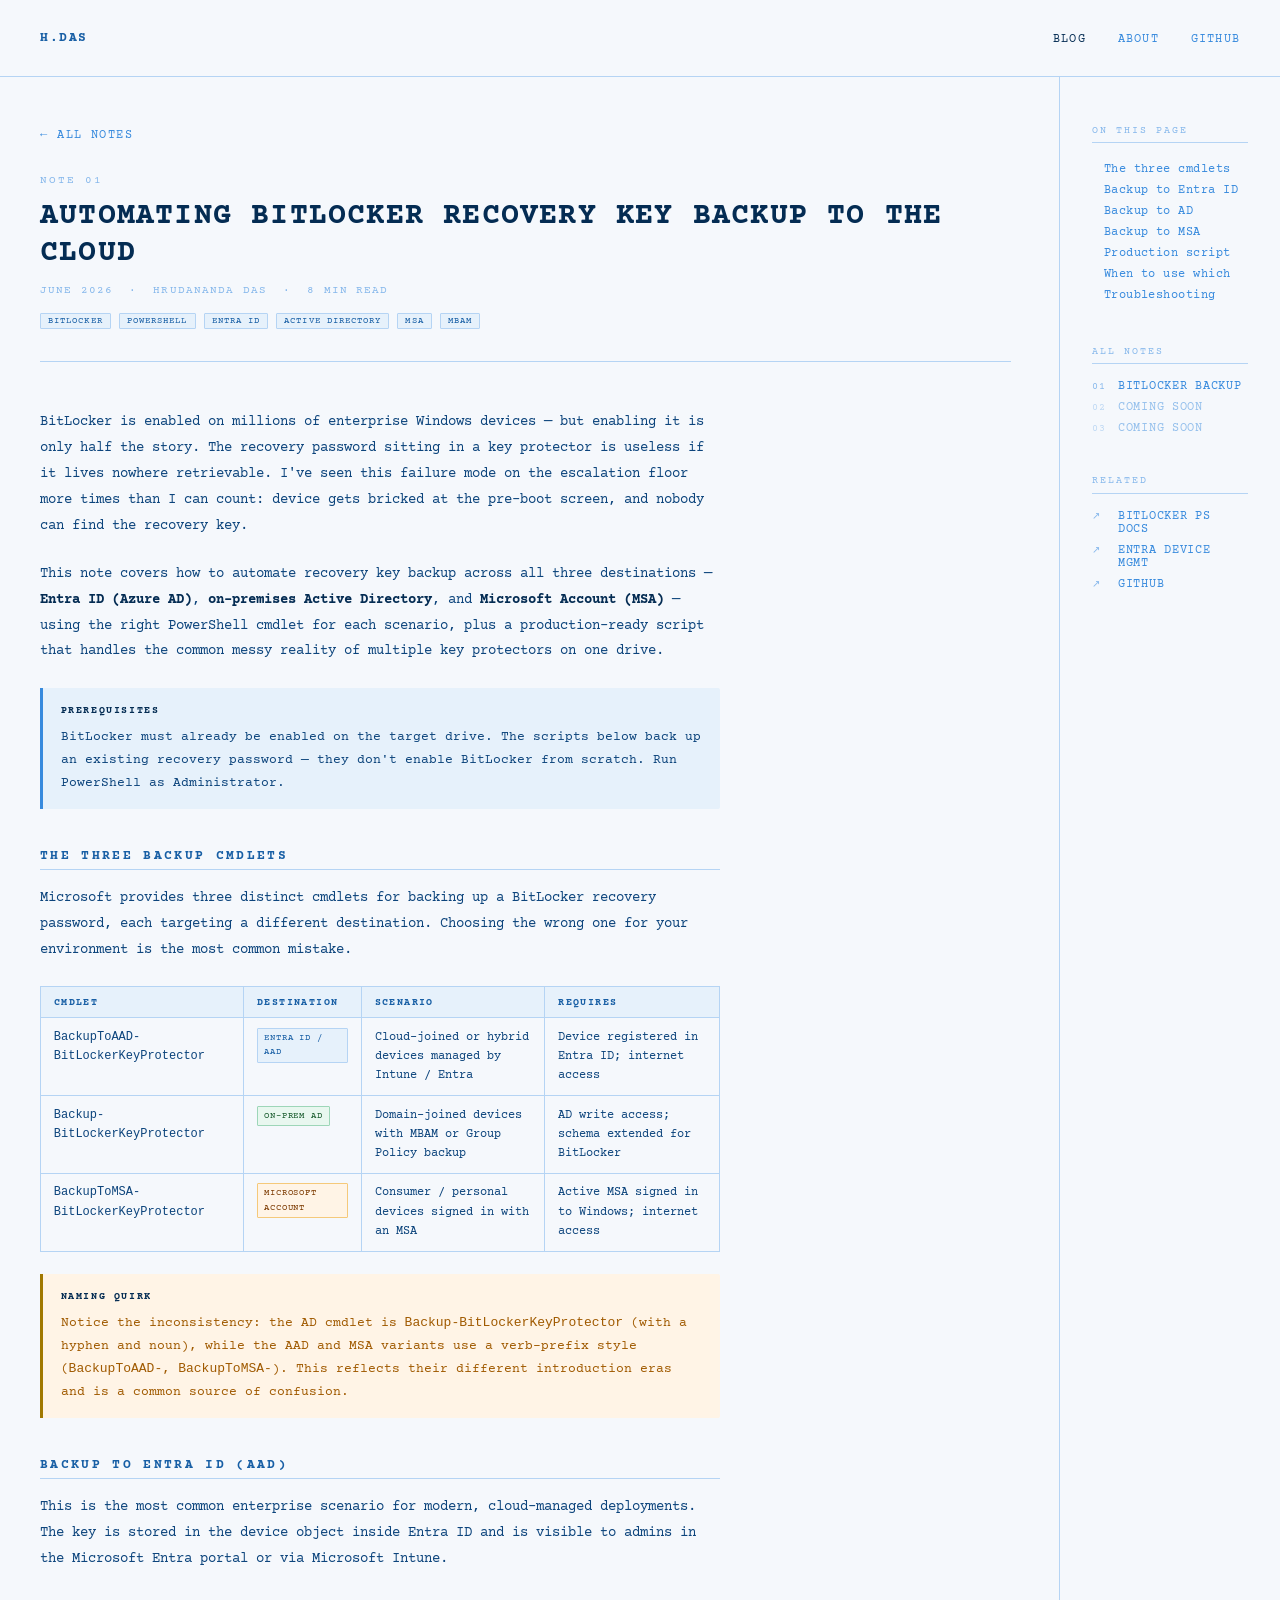
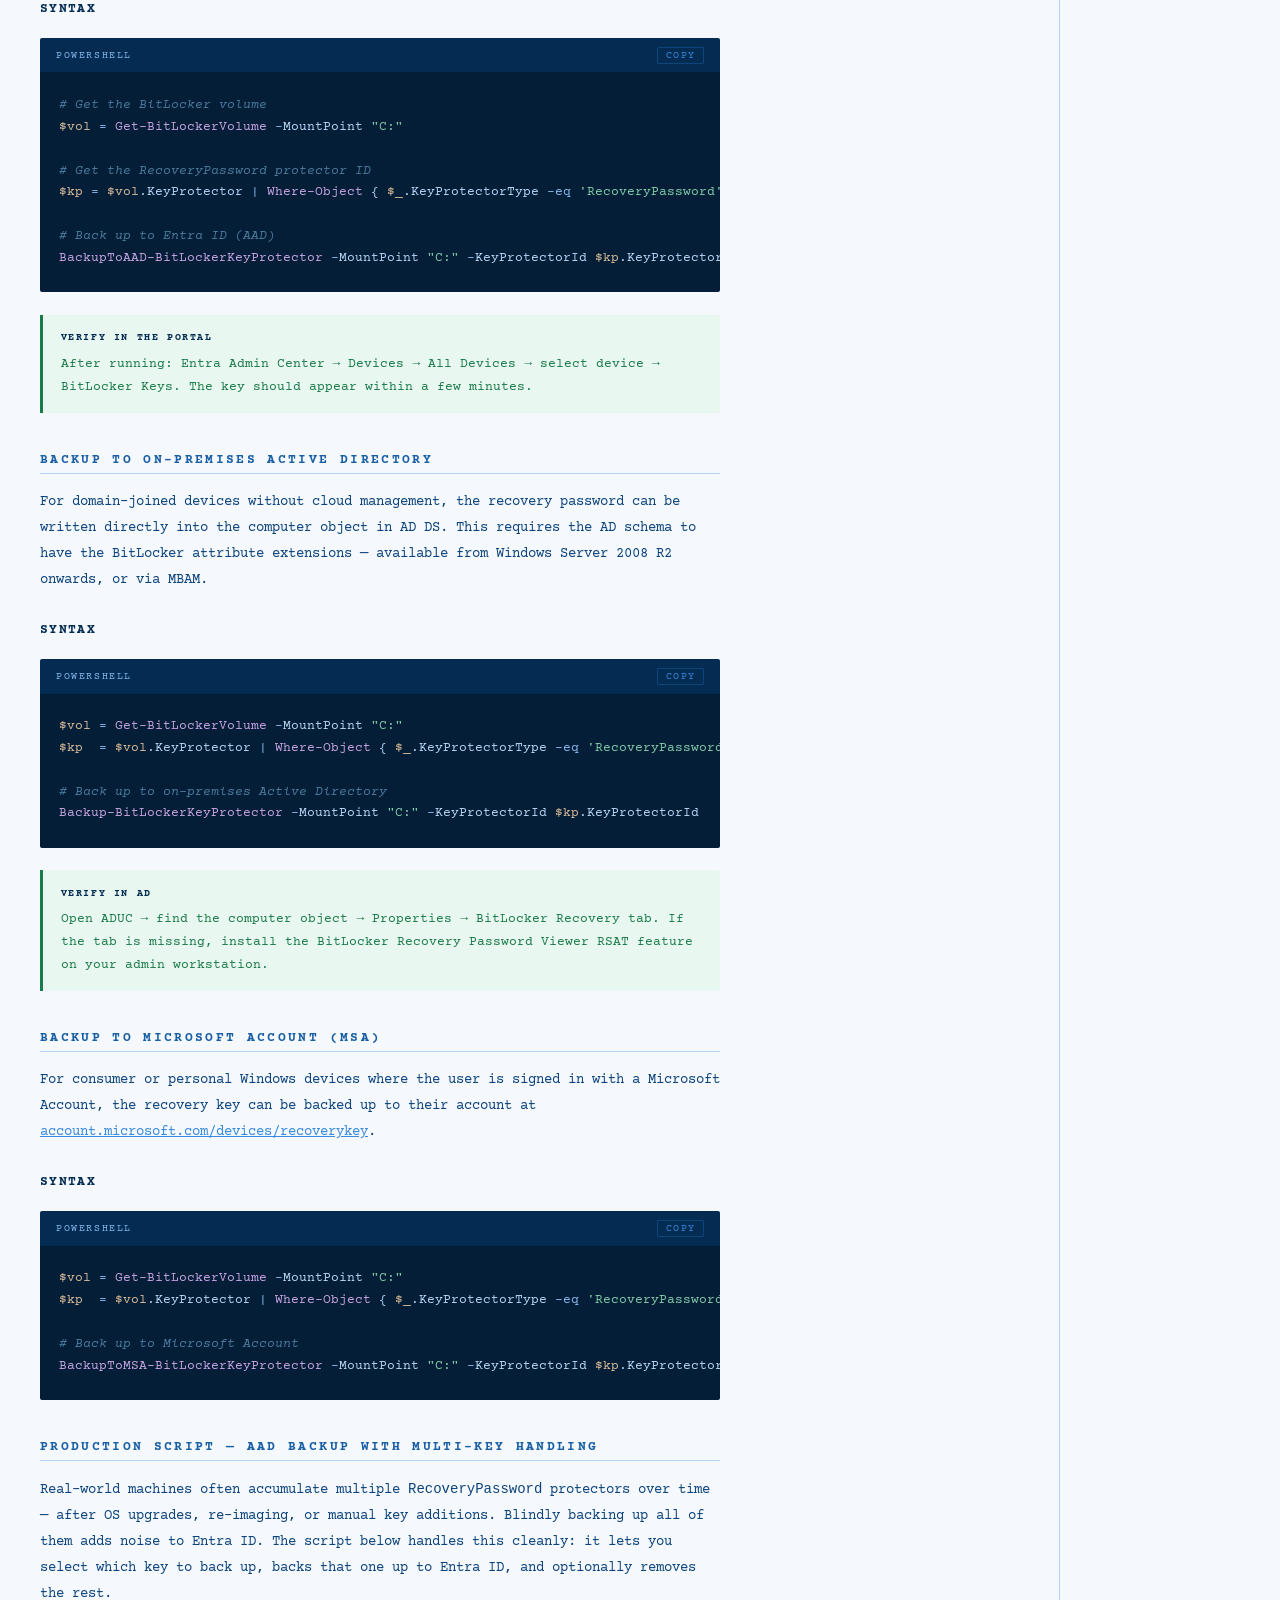
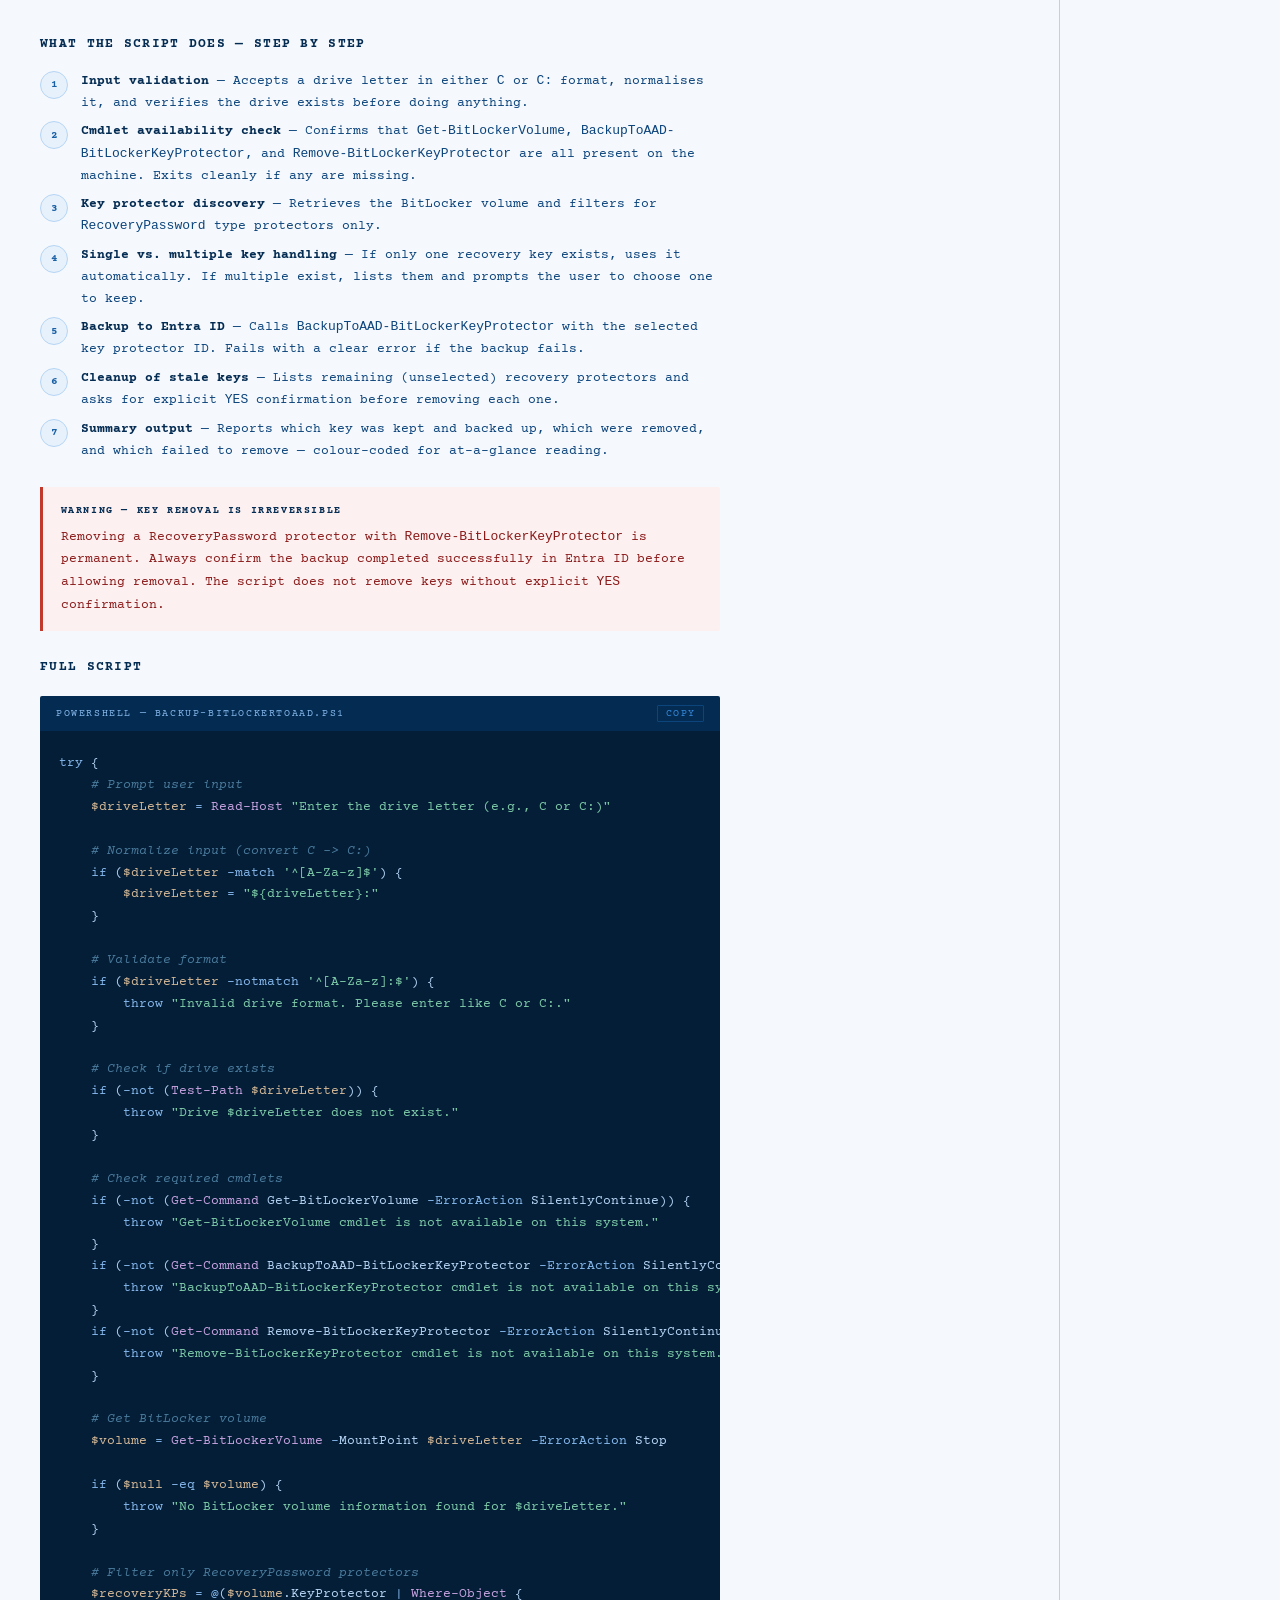
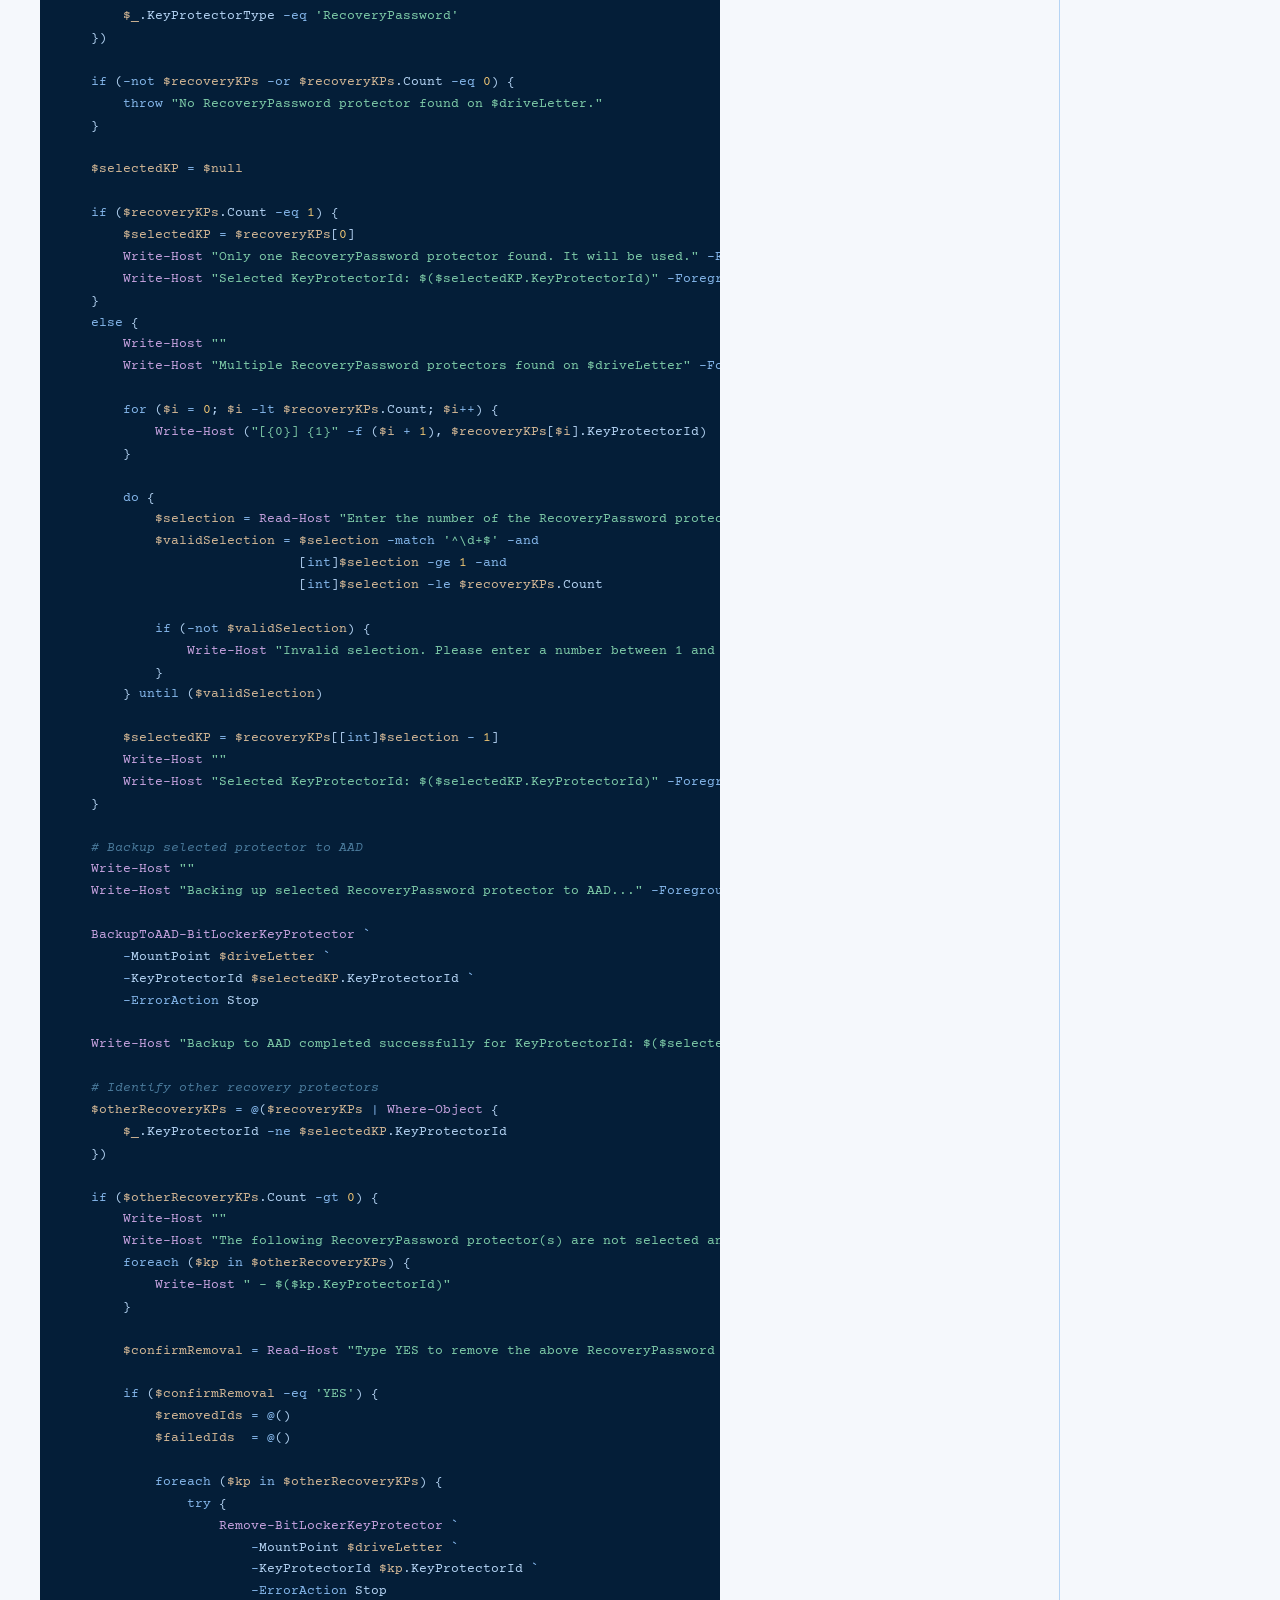
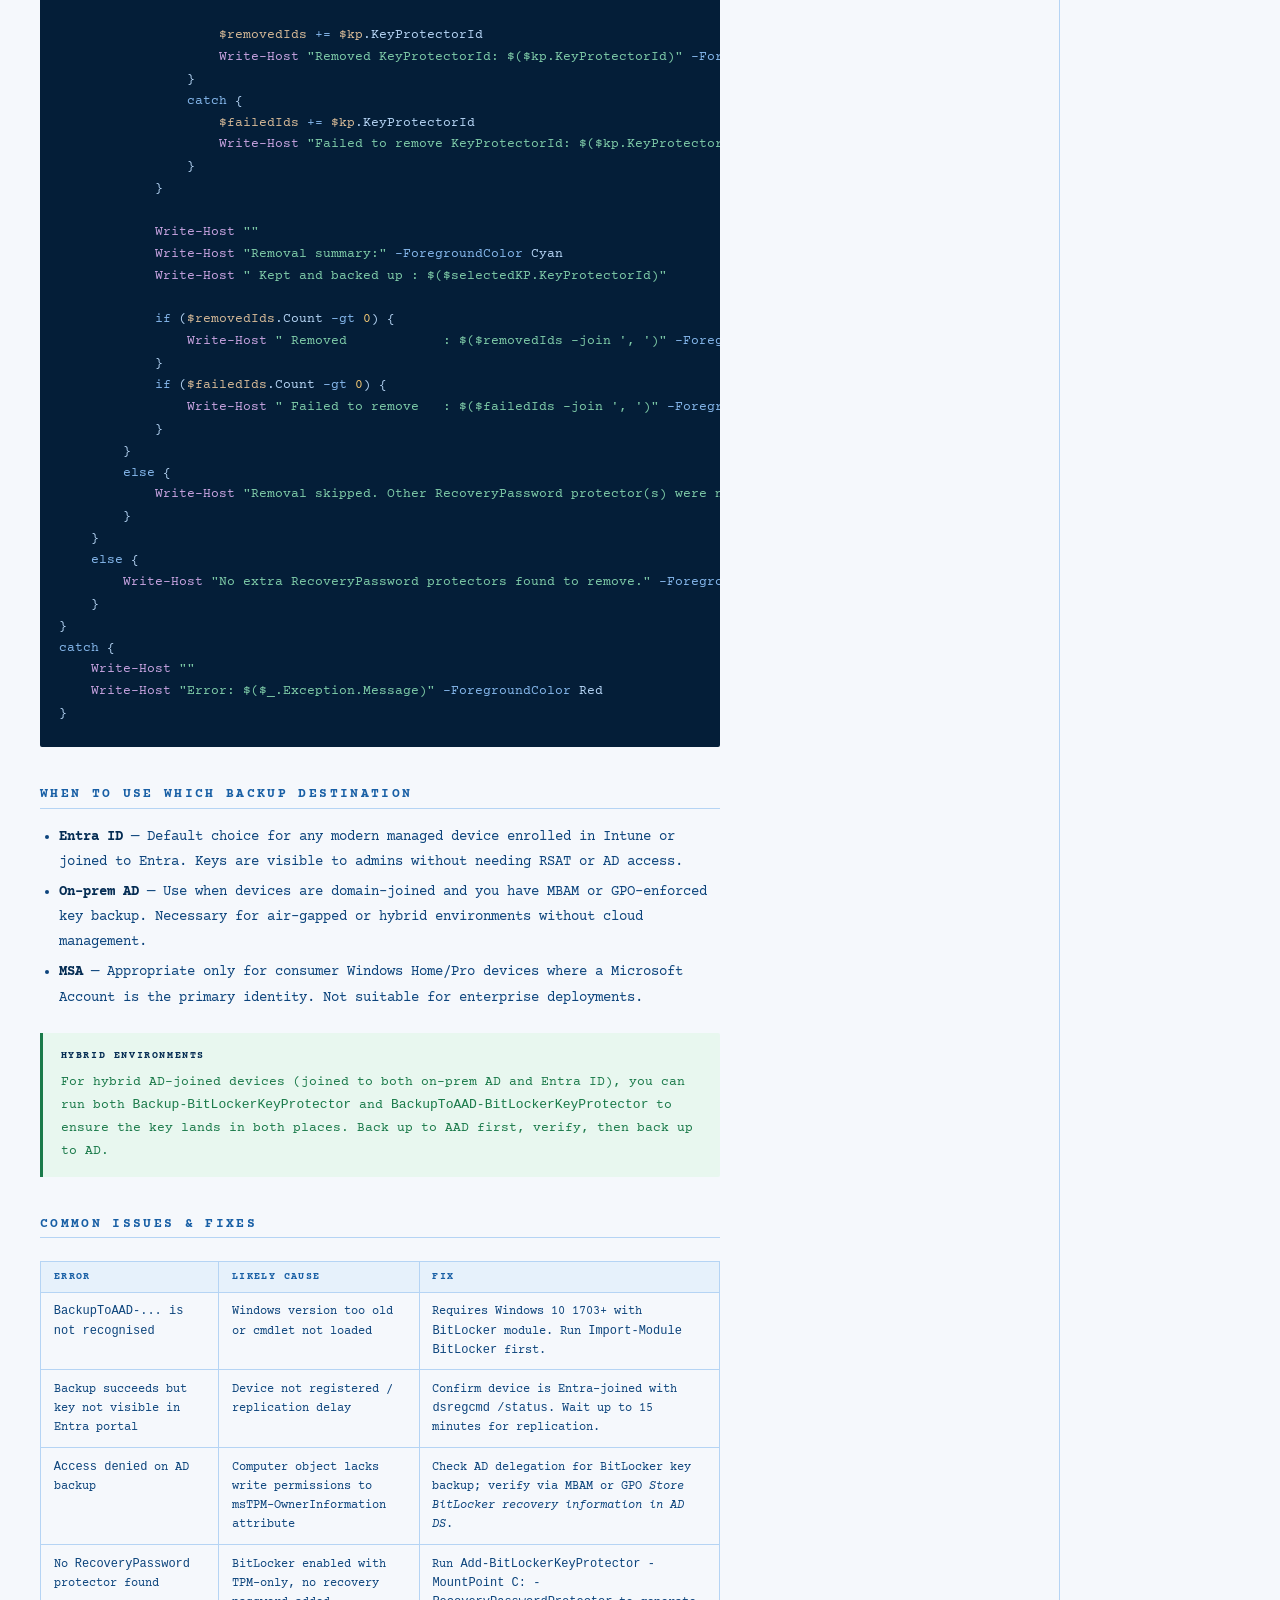
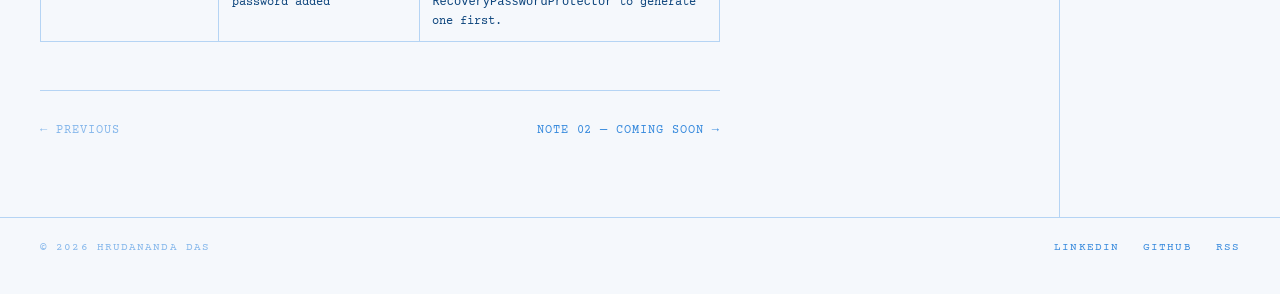
<file: post-001.html>
<!DOCTYPE html>
<html lang="en">
<head>
  <meta charset="UTF-8">
  <meta name="viewport" content="width=device-width, initial-scale=1.0">
  <title>Automating BitLocker Recovery Key Backup — Hrudananda Das</title>
  <link rel="preconnect" href="https://fonts.googleapis.com">
  <link rel="preconnect" href="https://fonts.gstatic.com" crossorigin>
  <link href="https://fonts.googleapis.com/css2?family=Courier+Prime:ital,wght@0,400;0,700;1,400&display=swap" rel="stylesheet">
  <style>
    *, *::before, *::after { box-sizing:border-box; margin:0; padding:0; }
    :root {
      --b50:#e6f1fb; --b100:#b5d4f4; --b200:#85b7eb;
      --b400:#378add; --b600:#185fa5; --b800:#0c447c; --b900:#042c53;
      --green:#1a7a4a; --green-bg:#e8f7ef; --green-border:#9dd6b8;
      --orange:#a05a00; --orange-bg:#fff4e6; --orange-border:#f5c97a;
      --red:#8b1a1a; --red-bg:#fdf0f0; --red-border:#f5b7b7;
      --font:'Courier Prime','Courier New',Courier,monospace;
    }
    html { scroll-behavior:smooth; }
    body { font-family:var(--font); background:#f5f8fc; color:var(--b900); min-height:100vh; display:flex; flex-direction:column; }

    /* NAV */
    nav.topnav { padding:1.8rem 2.5rem; display:flex; justify-content:space-between; align-items:center; border-bottom:1px solid var(--b100); }
    .nav-logo { font-size:13px; letter-spacing:.12em; color:var(--b600); text-decoration:none; font-weight:700; text-transform:uppercase; }
    .nav-links { display:flex; gap:2rem; list-style:none; }
    .nav-links a { font-size:12px; letter-spacing:.1em; color:var(--b400); text-decoration:none; text-transform:uppercase; }
    .nav-links a:hover,.nav-links a.active { color:var(--b900); }

    /* LAYOUT */
    .layout { display:grid; grid-template-columns:1fr 220px; gap:0; flex:1; }
    .main-col { padding:3rem 3rem 5rem 2.5rem; border-right:1px solid var(--b100); }
    .side-col { padding:3rem 2rem 4rem; }

    /* BACK */
    .back { font-size:12px; letter-spacing:.12em; color:var(--b400); text-decoration:none; text-transform:uppercase; display:inline-block; margin-bottom:2rem; }
    .back:hover { color:var(--b900); }

    /* POST HEADER */
    .post-header { margin-bottom:3rem; padding-bottom:2rem; border-bottom:1px solid var(--b100); }
    .post-num { font-size:11px; letter-spacing:.18em; text-transform:uppercase; color:var(--b200); margin-bottom:.7rem; }
    .post-header h1 { font-size:clamp(20px,3.5vw,30px); font-weight:700; letter-spacing:.04em; text-transform:uppercase; color:var(--b900); line-height:1.25; margin-bottom:.7rem; }
    .post-meta { font-size:11px; letter-spacing:.1em; text-transform:uppercase; color:var(--b200); margin-bottom:1rem; }
    .post-tags { display:flex; flex-wrap:wrap; gap:.3rem .5rem; }
    .ptag { font-size:9px; letter-spacing:.12em; text-transform:uppercase; color:var(--b600); background:var(--b50); border:1px solid var(--b100); padding:2px 7px; border-radius:1px; }

    /* ARTICLE BODY */
    .article { max-width:680px; }
    .article p { font-size:14px; line-height:1.85; color:var(--b800); margin-bottom:1.4rem; }
    .article h2 { font-size:13px; font-weight:700; letter-spacing:.18em; text-transform:uppercase; color:var(--b600); margin:2.5rem 0 1rem; padding-bottom:.4rem; border-bottom:1px solid var(--b100); }
    .article h3 { font-size:13px; font-weight:700; letter-spacing:.1em; text-transform:uppercase; color:var(--b900); margin:1.8rem 0 .7rem; }
    .article ul, .article ol { margin:.5rem 0 1.4rem 1.2rem; }
    .article li { font-size:14px; line-height:1.8; color:var(--b800); margin-bottom:.3rem; }
    .article strong { color:var(--b900); }
    .article a { color:var(--b400); }
    .article a:hover { color:var(--b900); }

    /* CALLOUT BOXES */
    .callout { border-left:3px solid; padding:.9rem 1.1rem; margin:1.4rem 0; border-radius:0 2px 2px 0; font-size:13px; line-height:1.75; }
    .callout.info  { border-color:var(--b400); background:var(--b50); color:var(--b800); }
    .callout.tip   { border-color:var(--green); background:var(--green-bg); color:var(--green); }
    .callout.warn  { border-color:#a07800; background:var(--orange-bg); color:var(--orange); }
    .callout.danger{ border-color:#c0392b; background:var(--red-bg); color:var(--red); }
    .callout strong { display:block; font-size:10px; letter-spacing:.16em; text-transform:uppercase; margin-bottom:.4rem; }

    /* COMPARISON TABLE */
    .cmp-table { width:100%; border-collapse:collapse; margin:1.4rem 0; font-size:12px; }
    .cmp-table th { font-size:10px; letter-spacing:.14em; text-transform:uppercase; color:var(--b600); background:var(--b50); padding:.6rem .8rem; border:1px solid var(--b100); text-align:left; font-weight:700; }
    .cmp-table td { padding:.6rem .8rem; border:1px solid var(--b100); color:var(--b800); vertical-align:top; line-height:1.6; }
    .cmp-table tr:hover td { background:var(--b50); }
    .badge { display:inline-block; font-size:9px; letter-spacing:.1em; text-transform:uppercase; padding:2px 6px; border-radius:1px; border:1px solid; }
    .badge.aad  { color:#185fa5; background:#e6f1fb; border-color:#b5d4f4; }
    .badge.ad   { color:#1a5c2e; background:#e8f7ef; border-color:#9dd6b8; }
    .badge.msa  { color:#7c3a00; background:#fff4e6; border-color:#f5c97a; }

    /* CODE BLOCK */
    .code-wrap { margin:1.4rem 0; }
    .code-header { display:flex; justify-content:space-between; align-items:center; background:var(--b900); padding:.55rem 1rem; border-radius:2px 2px 0 0; }
    .code-header .code-lang { font-size:10px; letter-spacing:.16em; text-transform:uppercase; color:var(--b200); }
    .code-header .copy-btn { font-size:10px; letter-spacing:.12em; text-transform:uppercase; color:var(--b400); background:none; border:1px solid var(--b800); padding:2px 8px; border-radius:1px; cursor:pointer; font-family:var(--font); }
    .code-header .copy-btn:hover { color:#fff; border-color:var(--b400); }
    pre { background:#041e38; border-radius:0 0 2px 2px; padding:1.4rem 1.2rem; overflow-x:auto; margin:0; }
    pre code { font-family:var(--font); font-size:12.5px; line-height:1.75; color:#b5d4f4; white-space:pre; }
    /* syntax-ish tints */
    .kw  { color:#85b7eb; } /* keywords */
    .cm  { color:#4a7a9b; font-style:italic; } /* comments */
    .str { color:#7ecba8; } /* strings */
    .var { color:#d4b896; } /* variables */
    .fn  { color:#c7a3e0; } /* functions/cmdlets */
    .num { color:#f0c674; } /* numbers */
    .op  { color:#85b7eb; } /* operators */

    /* SECTION FLOW DIAGRAM */
    .flow { display:flex; flex-direction:column; gap:.4rem; margin:1.2rem 0 1.6rem; }
    .flow-step { display:flex; align-items:flex-start; gap:.8rem; }
    .flow-icon { width:28px; height:28px; border-radius:50%; background:var(--b50); border:1px solid var(--b100); display:flex; align-items:center; justify-content:center; font-size:11px; font-weight:700; color:var(--b600); flex-shrink:0; margin-top:1px; }
    .flow-text { font-size:13px; line-height:1.7; color:var(--b800); flex:1; }
    .flow-arrow { font-size:14px; color:var(--b200); padding-left:8px; }

    /* SIDEBAR */
    .side-section { margin-bottom:2.5rem; }
    .side-label { font-size:10px; letter-spacing:.2em; text-transform:uppercase; color:var(--b200); margin-bottom:1rem; padding-bottom:.4rem; border-bottom:1px solid var(--b100); }
    .side-links { list-style:none; display:flex; flex-direction:column; gap:.5rem; }
    .side-links a { font-size:12px; letter-spacing:.06em; color:var(--b400); text-decoration:none; text-transform:uppercase; display:flex; align-items:baseline; gap:.5rem; }
    .side-links a:hover { color:var(--b900); }
    .side-links .snum { font-size:10px; color:var(--b200); min-width:18px; }
    .toc-links a { font-size:12px; color:var(--b400); text-decoration:none; display:block; padding:.25rem 0; letter-spacing:.04em; border-left:2px solid transparent; padding-left:.6rem; }
    .toc-links a:hover { border-color:var(--b400); color:var(--b900); }

    /* FOOTER */
    footer { padding:1.4rem 2.5rem; border-top:1px solid var(--b100); display:flex; justify-content:space-between; align-items:center; flex-wrap:wrap; gap:.5rem; }
    .footer-text { font-size:11px; letter-spacing:.1em; color:var(--b200); text-transform:uppercase; }
    .footer-links { display:flex; gap:1.5rem; }
    .footer-links a { font-size:11px; letter-spacing:.1em; color:var(--b400); text-decoration:none; text-transform:uppercase; }
    .footer-links a:hover { color:var(--b600); }
    .post-nav { display:flex; justify-content:space-between; margin-top:3rem; padding-top:2rem; border-top:1px solid var(--b100); font-size:12px; letter-spacing:.08em; text-transform:uppercase; }
    .post-nav a { color:var(--b400); text-decoration:none; }
    .post-nav a:hover { color:var(--b900); }

    @media(max-width:700px){
      .layout{grid-template-columns:1fr;}
      .main-col{padding:2rem 1.5rem; border-right:none; border-bottom:1px solid var(--b100);}
      .side-col{padding:2rem 1.5rem;}
    }

    /* DARK */
    @media(prefers-color-scheme:dark){
      body{background:#050e1a;color:#b5d4f4;}
      nav.topnav,footer,.main-col,.post-header,.post-nav{border-color:#0c3055;}
      .nav-logo{color:#85b7eb;}
      .nav-links a,.back,.footer-links a{color:#378add;}
      .nav-links a:hover,.nav-links a.active,.back:hover,.footer-links a:hover{color:#b5d4f4;}
      .post-header h1,.article h3{color:#b5d4f4;}
      .post-num,.post-meta,.article h2,.side-label{color:#185fa5;}
      .article h2{border-color:#0c3055;}
      .article p,.article li{color:#5a8fbf;}
      .article strong{color:#85b7eb;}
      .ptag{background:#0c3055;border-color:#185fa5;color:#85b7eb;}
      .callout.info{background:#041e38;color:#85b7eb;border-color:#378add;}
      .callout.tip{background:#041e0f;color:#4ab87a;border-color:#1a7a4a;}
      .callout.warn{background:#1a1200;color:#c4952a;border-color:#a07800;}
      .callout.danger{background:#1a0505;color:#d45c5c;border-color:#8b1a1a;}
      .cmp-table th{background:#0c3055;color:#85b7eb;border-color:#185fa5;}
      .cmp-table td{border-color:#0c3055;color:#5a8fbf;}
      .cmp-table tr:hover td{background:#0a2040;}
      .flow-icon{background:#0c3055;border-color:#185fa5;color:#85b7eb;}
      .flow-text{color:#5a8fbf;}
      .flow-arrow{color:#185fa5;}
      .side-section .side-label{border-color:#0c3055;}
      .side-links a,.toc-links a{color:#378add;}
      .side-links a:hover,.toc-links a:hover{color:#b5d4f4;}
      .toc-links a:hover{border-color:#378add;}
      .footer-text{color:#185fa5;}
      .post-nav a{color:#378add;}
      .post-nav a:hover{color:#b5d4f4;}
    }
  </style>
</head>
<body>

<nav class="topnav">
  <a class="nav-logo" href="index.html">H.DAS</a>
  <ul class="nav-links">
    <li><a href="notes.html" class="active">Blog</a></li>
    <li><a href="whoami.html">About</a></li>
    <li><a href="https://github.com/harty1193" target="_blank" rel="noopener">GitHub</a></li>
  </ul>
</nav>

<div class="layout">
<main class="main-col">
  <a class="back" href="notes.html">← All notes</a>

  <header class="post-header">
    <div class="post-num">Note 01</div>
    <h1>Automating BitLocker Recovery Key Backup to the Cloud</h1>
    <div class="post-meta">June 2026 &nbsp;·&nbsp; Hrudananda Das &nbsp;·&nbsp; 8 min read</div>
    <div class="post-tags">
      <span class="ptag">BitLocker</span>
      <span class="ptag">PowerShell</span>
      <span class="ptag">Entra ID</span>
      <span class="ptag">Active Directory</span>
      <span class="ptag">MSA</span>
      <span class="ptag">MBAM</span>
    </div>
  </header>

  <article class="article">

    <p>BitLocker is enabled on millions of enterprise Windows devices — but enabling it is only half the story. The recovery password sitting in a key protector is useless if it lives nowhere retrievable. I've seen this failure mode on the escalation floor more times than I can count: device gets bricked at the pre-boot screen, and nobody can find the recovery key.</p>

    <p>This note covers how to automate recovery key backup across all three destinations — <strong>Entra ID (Azure AD)</strong>, <strong>on-premises Active Directory</strong>, and <strong>Microsoft Account (MSA)</strong> — using the right PowerShell cmdlet for each scenario, plus a production-ready script that handles the common messy reality of multiple key protectors on one drive.</p>

    <div class="callout info">
      <strong>Prerequisites</strong>
      BitLocker must already be enabled on the target drive. The scripts below back up an existing recovery password — they don't enable BitLocker from scratch. Run PowerShell as Administrator.
    </div>

    <!-- SECTION 1 -->
    <h2 id="cmdlets">The Three Backup Cmdlets</h2>

    <p>Microsoft provides three distinct cmdlets for backing up a BitLocker recovery password, each targeting a different destination. Choosing the wrong one for your environment is the most common mistake.</p>

    <table class="cmp-table">
      <thead>
        <tr>
          <th>Cmdlet</th>
          <th>Destination</th>
          <th>Scenario</th>
          <th>Requires</th>
        </tr>
      </thead>
      <tbody>
        <tr>
          <td><code>BackupToAAD-BitLockerKeyProtector</code></td>
          <td><span class="badge aad">Entra ID / AAD</span></td>
          <td>Cloud-joined or hybrid devices managed by Intune / Entra</td>
          <td>Device registered in Entra ID; internet access</td>
        </tr>
        <tr>
          <td><code>Backup-BitLockerKeyProtector</code></td>
          <td><span class="badge ad">On-prem AD</span></td>
          <td>Domain-joined devices with MBAM or Group Policy backup</td>
          <td>AD write access; schema extended for BitLocker</td>
        </tr>
        <tr>
          <td><code>BackupToMSA-BitLockerKeyProtector</code></td>
          <td><span class="badge msa">Microsoft Account</span></td>
          <td>Consumer / personal devices signed in with an MSA</td>
          <td>Active MSA signed in to Windows; internet access</td>
        </tr>
      </tbody>
    </table>

    <div class="callout warn">
      <strong>Naming quirk</strong>
      Notice the inconsistency: the AD cmdlet is <code>Backup-BitLockerKeyProtector</code> (with a hyphen and noun), while the AAD and MSA variants use a verb-prefix style (<code>BackupToAAD-</code>, <code>BackupToMSA-</code>). This reflects their different introduction eras and is a common source of confusion.
    </div>

    <!-- SECTION 2 -->
    <h2 id="entra">Backup to Entra ID (AAD)</h2>

    <p>This is the most common enterprise scenario for modern, cloud-managed deployments. The key is stored in the device object inside Entra ID and is visible to admins in the Microsoft Entra portal or via Microsoft Intune.</p>

    <h3>Syntax</h3>
    <div class="code-wrap">
      <div class="code-header">
        <span class="code-lang">PowerShell</span>
        <button class="copy-btn" onclick="copyCode(this)">Copy</button>
      </div>
      <pre><code><span class="cm"># Get the BitLocker volume</span>
<span class="var">$vol</span> <span class="op">=</span> <span class="fn">Get-BitLockerVolume</span> <span class="op">-</span>MountPoint <span class="str">"C:"</span>

<span class="cm"># Get the RecoveryPassword protector ID</span>
<span class="var">$kp</span> <span class="op">=</span> <span class="var">$vol</span>.KeyProtector <span class="op">|</span> <span class="fn">Where-Object</span> { <span class="var">$_</span>.KeyProtectorType <span class="op">-eq</span> <span class="str">'RecoveryPassword'</span> }

<span class="cm"># Back up to Entra ID (AAD)</span>
<span class="fn">BackupToAAD-BitLockerKeyProtector</span> <span class="op">-</span>MountPoint <span class="str">"C:"</span> <span class="op">-</span>KeyProtectorId <span class="var">$kp</span>.KeyProtectorId</code></pre>
    </div>

    <div class="callout tip">
      <strong>Verify in the portal</strong>
      After running: Entra Admin Center → Devices → All Devices → select device → BitLocker Keys. The key should appear within a few minutes.
    </div>

    <!-- SECTION 3 -->
    <h2 id="ad">Backup to On-Premises Active Directory</h2>

    <p>For domain-joined devices without cloud management, the recovery password can be written directly into the computer object in AD DS. This requires the AD schema to have the BitLocker attribute extensions — available from Windows Server 2008 R2 onwards, or via MBAM.</p>

    <h3>Syntax</h3>
    <div class="code-wrap">
      <div class="code-header">
        <span class="code-lang">PowerShell</span>
        <button class="copy-btn" onclick="copyCode(this)">Copy</button>
      </div>
      <pre><code><span class="var">$vol</span> <span class="op">=</span> <span class="fn">Get-BitLockerVolume</span> <span class="op">-</span>MountPoint <span class="str">"C:"</span>
<span class="var">$kp</span>  <span class="op">=</span> <span class="var">$vol</span>.KeyProtector <span class="op">|</span> <span class="fn">Where-Object</span> { <span class="var">$_</span>.KeyProtectorType <span class="op">-eq</span> <span class="str">'RecoveryPassword'</span> }

<span class="cm"># Back up to on-premises Active Directory</span>
<span class="fn">Backup-BitLockerKeyProtector</span> <span class="op">-</span>MountPoint <span class="str">"C:"</span> <span class="op">-</span>KeyProtectorId <span class="var">$kp</span>.KeyProtectorId</code></pre>
    </div>

    <div class="callout tip">
      <strong>Verify in AD</strong>
      Open ADUC → find the computer object → Properties → BitLocker Recovery tab. If the tab is missing, install the BitLocker Recovery Password Viewer RSAT feature on your admin workstation.
    </div>

    <!-- SECTION 4 -->
    <h2 id="msa">Backup to Microsoft Account (MSA)</h2>

    <p>For consumer or personal Windows devices where the user is signed in with a Microsoft Account, the recovery key can be backed up to their account at <a href="https://account.microsoft.com/devices/recoverykey" target="_blank" rel="noopener">account.microsoft.com/devices/recoverykey</a>.</p>

    <h3>Syntax</h3>
    <div class="code-wrap">
      <div class="code-header">
        <span class="code-lang">PowerShell</span>
        <button class="copy-btn" onclick="copyCode(this)">Copy</button>
      </div>
      <pre><code><span class="var">$vol</span> <span class="op">=</span> <span class="fn">Get-BitLockerVolume</span> <span class="op">-</span>MountPoint <span class="str">"C:"</span>
<span class="var">$kp</span>  <span class="op">=</span> <span class="var">$vol</span>.KeyProtector <span class="op">|</span> <span class="fn">Where-Object</span> { <span class="var">$_</span>.KeyProtectorType <span class="op">-eq</span> <span class="str">'RecoveryPassword'</span> }

<span class="cm"># Back up to Microsoft Account</span>
<span class="fn">BackupToMSA-BitLockerKeyProtector</span> <span class="op">-</span>MountPoint <span class="str">"C:"</span> <span class="op">-</span>KeyProtectorId <span class="var">$kp</span>.KeyProtectorId</code></pre>
    </div>

    <!-- SECTION 5 -->
    <h2 id="script">Production Script — AAD Backup with Multi-Key Handling</h2>

    <p>Real-world machines often accumulate multiple <code>RecoveryPassword</code> protectors over time — after OS upgrades, re-imaging, or manual key additions. Blindly backing up all of them adds noise to Entra ID. The script below handles this cleanly: it lets you select which key to back up, backs that one up to Entra ID, and optionally removes the rest.</p>

    <h3>What the script does — step by step</h3>

    <div class="flow">
      <div class="flow-step">
        <div class="flow-icon">1</div>
        <div class="flow-text"><strong>Input validation</strong> — Accepts a drive letter in either <code>C</code> or <code>C:</code> format, normalises it, and verifies the drive exists before doing anything.</div>
      </div>
      <div class="flow-step">
        <div class="flow-icon">2</div>
        <div class="flow-text"><strong>Cmdlet availability check</strong> — Confirms that <code>Get-BitLockerVolume</code>, <code>BackupToAAD-BitLockerKeyProtector</code>, and <code>Remove-BitLockerKeyProtector</code> are all present on the machine. Exits cleanly if any are missing.</div>
      </div>
      <div class="flow-step">
        <div class="flow-icon">3</div>
        <div class="flow-text"><strong>Key protector discovery</strong> — Retrieves the BitLocker volume and filters for <code>RecoveryPassword</code> type protectors only.</div>
      </div>
      <div class="flow-step">
        <div class="flow-icon">4</div>
        <div class="flow-text"><strong>Single vs. multiple key handling</strong> — If only one recovery key exists, uses it automatically. If multiple exist, lists them and prompts the user to choose one to keep.</div>
      </div>
      <div class="flow-step">
        <div class="flow-icon">5</div>
        <div class="flow-text"><strong>Backup to Entra ID</strong> — Calls <code>BackupToAAD-BitLockerKeyProtector</code> with the selected key protector ID. Fails with a clear error if the backup fails.</div>
      </div>
      <div class="flow-step">
        <div class="flow-icon">6</div>
        <div class="flow-text"><strong>Cleanup of stale keys</strong> — Lists remaining (unselected) recovery protectors and asks for explicit <code>YES</code> confirmation before removing each one.</div>
      </div>
      <div class="flow-step">
        <div class="flow-icon">7</div>
        <div class="flow-text"><strong>Summary output</strong> — Reports which key was kept and backed up, which were removed, and which failed to remove — colour-coded for at-a-glance reading.</div>
      </div>
    </div>

    <div class="callout danger">
      <strong>Warning — key removal is irreversible</strong>
      Removing a RecoveryPassword protector with <code>Remove-BitLockerKeyProtector</code> is permanent. Always confirm the backup completed successfully in Entra ID before allowing removal. The script does not remove keys without explicit <code>YES</code> confirmation.
    </div>

    <h3>Full script</h3>
    <div class="code-wrap">
      <div class="code-header">
        <span class="code-lang">PowerShell — Backup-BitLockerToAAD.ps1</span>
        <button class="copy-btn" onclick="copyCode(this)">Copy</button>
      </div>
      <pre><code><span class="kw">try</span> {
    <span class="cm"># Prompt user input</span>
    <span class="var">$driveLetter</span> <span class="op">=</span> <span class="fn">Read-Host</span> <span class="str">"Enter the drive letter (e.g., C or C:)"</span>

    <span class="cm"># Normalize input (convert C -&gt; C:)</span>
    <span class="kw">if</span> (<span class="var">$driveLetter</span> <span class="op">-match</span> <span class="str">'^[A-Za-z]$'</span>) {
        <span class="var">$driveLetter</span> <span class="op">=</span> <span class="str">"${driveLetter}:"</span>
    }

    <span class="cm"># Validate format</span>
    <span class="kw">if</span> (<span class="var">$driveLetter</span> <span class="op">-notmatch</span> <span class="str">'^[A-Za-z]:$'</span>) {
        <span class="kw">throw</span> <span class="str">"Invalid drive format. Please enter like C or C:."</span>
    }

    <span class="cm"># Check if drive exists</span>
    <span class="kw">if</span> (<span class="op">-not</span> (<span class="fn">Test-Path</span> <span class="var">$driveLetter</span>)) {
        <span class="kw">throw</span> <span class="str">"Drive $driveLetter does not exist."</span>
    }

    <span class="cm"># Check required cmdlets</span>
    <span class="kw">if</span> (<span class="op">-not</span> (<span class="fn">Get-Command</span> Get-BitLockerVolume <span class="op">-ErrorAction</span> SilentlyContinue)) {
        <span class="kw">throw</span> <span class="str">"Get-BitLockerVolume cmdlet is not available on this system."</span>
    }
    <span class="kw">if</span> (<span class="op">-not</span> (<span class="fn">Get-Command</span> BackupToAAD-BitLockerKeyProtector <span class="op">-ErrorAction</span> SilentlyContinue)) {
        <span class="kw">throw</span> <span class="str">"BackupToAAD-BitLockerKeyProtector cmdlet is not available on this system."</span>
    }
    <span class="kw">if</span> (<span class="op">-not</span> (<span class="fn">Get-Command</span> Remove-BitLockerKeyProtector <span class="op">-ErrorAction</span> SilentlyContinue)) {
        <span class="kw">throw</span> <span class="str">"Remove-BitLockerKeyProtector cmdlet is not available on this system."</span>
    }

    <span class="cm"># Get BitLocker volume</span>
    <span class="var">$volume</span> <span class="op">=</span> <span class="fn">Get-BitLockerVolume</span> <span class="op">-</span>MountPoint <span class="var">$driveLetter</span> <span class="op">-ErrorAction</span> Stop

    <span class="kw">if</span> (<span class="var">$null</span> <span class="op">-eq</span> <span class="var">$volume</span>) {
        <span class="kw">throw</span> <span class="str">"No BitLocker volume information found for $driveLetter."</span>
    }

    <span class="cm"># Filter only RecoveryPassword protectors</span>
    <span class="var">$recoveryKPs</span> <span class="op">=</span> <span class="op">@</span>(<span class="var">$volume</span>.KeyProtector <span class="op">|</span> <span class="fn">Where-Object</span> {
        <span class="var">$_</span>.KeyProtectorType <span class="op">-eq</span> <span class="str">'RecoveryPassword'</span>
    })

    <span class="kw">if</span> (<span class="op">-not</span> <span class="var">$recoveryKPs</span> <span class="op">-or</span> <span class="var">$recoveryKPs</span>.Count <span class="op">-eq</span> <span class="num">0</span>) {
        <span class="kw">throw</span> <span class="str">"No RecoveryPassword protector found on $driveLetter."</span>
    }

    <span class="var">$selectedKP</span> <span class="op">=</span> <span class="var">$null</span>

    <span class="kw">if</span> (<span class="var">$recoveryKPs</span>.Count <span class="op">-eq</span> <span class="num">1</span>) {
        <span class="var">$selectedKP</span> <span class="op">=</span> <span class="var">$recoveryKPs</span>[<span class="num">0</span>]
        <span class="fn">Write-Host</span> <span class="str">"Only one RecoveryPassword protector found. It will be used."</span> <span class="op">-ForegroundColor</span> Cyan
        <span class="fn">Write-Host</span> <span class="str">"Selected KeyProtectorId: $($selectedKP.KeyProtectorId)"</span> <span class="op">-ForegroundColor</span> Cyan
    }
    <span class="kw">else</span> {
        <span class="fn">Write-Host</span> <span class="str">""</span>
        <span class="fn">Write-Host</span> <span class="str">"Multiple RecoveryPassword protectors found on $driveLetter"</span> <span class="op">-ForegroundColor</span> Yellow

        <span class="kw">for</span> (<span class="var">$i</span> <span class="op">=</span> <span class="num">0</span>; <span class="var">$i</span> <span class="op">-lt</span> <span class="var">$recoveryKPs</span>.Count; <span class="var">$i</span><span class="op">++</span>) {
            <span class="fn">Write-Host</span> (<span class="str">"[{0}] {1}"</span> <span class="op">-f</span> (<span class="var">$i</span> <span class="op">+</span> <span class="num">1</span>), <span class="var">$recoveryKPs</span>[<span class="var">$i</span>].KeyProtectorId)
        }

        <span class="kw">do</span> {
            <span class="var">$selection</span> <span class="op">=</span> <span class="fn">Read-Host</span> <span class="str">"Enter the number of the RecoveryPassword protector to back up and keep"</span>
            <span class="var">$validSelection</span> <span class="op">=</span> <span class="var">$selection</span> <span class="op">-match</span> <span class="str">'^\d+$'</span> <span class="op">-and</span>
                              [<span class="kw">int</span>]<span class="var">$selection</span> <span class="op">-ge</span> <span class="num">1</span> <span class="op">-and</span>
                              [<span class="kw">int</span>]<span class="var">$selection</span> <span class="op">-le</span> <span class="var">$recoveryKPs</span>.Count

            <span class="kw">if</span> (<span class="op">-not</span> <span class="var">$validSelection</span>) {
                <span class="fn">Write-Host</span> <span class="str">"Invalid selection. Please enter a number between 1 and $($recoveryKPs.Count)."</span> <span class="op">-ForegroundColor</span> Red
            }
        } <span class="kw">until</span> (<span class="var">$validSelection</span>)

        <span class="var">$selectedKP</span> <span class="op">=</span> <span class="var">$recoveryKPs</span>[[<span class="kw">int</span>]<span class="var">$selection</span> <span class="op">-</span> <span class="num">1</span>]
        <span class="fn">Write-Host</span> <span class="str">""</span>
        <span class="fn">Write-Host</span> <span class="str">"Selected KeyProtectorId: $($selectedKP.KeyProtectorId)"</span> <span class="op">-ForegroundColor</span> Cyan
    }

    <span class="cm"># Backup selected protector to AAD</span>
    <span class="fn">Write-Host</span> <span class="str">""</span>
    <span class="fn">Write-Host</span> <span class="str">"Backing up selected RecoveryPassword protector to AAD..."</span> <span class="op">-ForegroundColor</span> Cyan

    <span class="fn">BackupToAAD-BitLockerKeyProtector</span> <span class="op">`</span>
        <span class="op">-</span>MountPoint <span class="var">$driveLetter</span> <span class="op">`</span>
        <span class="op">-</span>KeyProtectorId <span class="var">$selectedKP</span>.KeyProtectorId <span class="op">`</span>
        <span class="op">-ErrorAction</span> Stop

    <span class="fn">Write-Host</span> <span class="str">"Backup to AAD completed successfully for KeyProtectorId: $($selectedKP.KeyProtectorId)"</span> <span class="op">-ForegroundColor</span> Green

    <span class="cm"># Identify other recovery protectors</span>
    <span class="var">$otherRecoveryKPs</span> <span class="op">=</span> <span class="op">@</span>(<span class="var">$recoveryKPs</span> <span class="op">|</span> <span class="fn">Where-Object</span> {
        <span class="var">$_</span>.KeyProtectorId <span class="op">-ne</span> <span class="var">$selectedKP</span>.KeyProtectorId
    })

    <span class="kw">if</span> (<span class="var">$otherRecoveryKPs</span>.Count <span class="op">-gt</span> <span class="num">0</span>) {
        <span class="fn">Write-Host</span> <span class="str">""</span>
        <span class="fn">Write-Host</span> <span class="str">"The following RecoveryPassword protector(s) are not selected and can be removed:"</span> <span class="op">-ForegroundColor</span> Yellow
        <span class="kw">foreach</span> (<span class="var">$kp</span> <span class="kw">in</span> <span class="var">$otherRecoveryKPs</span>) {
            <span class="fn">Write-Host</span> <span class="str">" - $($kp.KeyProtectorId)"</span>
        }

        <span class="var">$confirmRemoval</span> <span class="op">=</span> <span class="fn">Read-Host</span> <span class="str">"Type YES to remove the above RecoveryPassword protector(s), or anything else to keep them"</span>

        <span class="kw">if</span> (<span class="var">$confirmRemoval</span> <span class="op">-eq</span> <span class="str">'YES'</span>) {
            <span class="var">$removedIds</span> <span class="op">=</span> <span class="op">@</span>()
            <span class="var">$failedIds</span>  <span class="op">=</span> <span class="op">@</span>()

            <span class="kw">foreach</span> (<span class="var">$kp</span> <span class="kw">in</span> <span class="var">$otherRecoveryKPs</span>) {
                <span class="kw">try</span> {
                    <span class="fn">Remove-BitLockerKeyProtector</span> <span class="op">`</span>
                        <span class="op">-</span>MountPoint <span class="var">$driveLetter</span> <span class="op">`</span>
                        <span class="op">-</span>KeyProtectorId <span class="var">$kp</span>.KeyProtectorId <span class="op">`</span>
                        <span class="op">-ErrorAction</span> Stop

                    <span class="var">$removedIds</span> <span class="op">+=</span> <span class="var">$kp</span>.KeyProtectorId
                    <span class="fn">Write-Host</span> <span class="str">"Removed KeyProtectorId: $($kp.KeyProtectorId)"</span> <span class="op">-ForegroundColor</span> Green
                }
                <span class="kw">catch</span> {
                    <span class="var">$failedIds</span> <span class="op">+=</span> <span class="var">$kp</span>.KeyProtectorId
                    <span class="fn">Write-Host</span> <span class="str">"Failed to remove KeyProtectorId: $($kp.KeyProtectorId). Error: $($_.Exception.Message)"</span> <span class="op">-ForegroundColor</span> Red
                }
            }

            <span class="fn">Write-Host</span> <span class="str">""</span>
            <span class="fn">Write-Host</span> <span class="str">"Removal summary:"</span> <span class="op">-ForegroundColor</span> Cyan
            <span class="fn">Write-Host</span> <span class="str">" Kept and backed up : $($selectedKP.KeyProtectorId)"</span>

            <span class="kw">if</span> (<span class="var">$removedIds</span>.Count <span class="op">-gt</span> <span class="num">0</span>) {
                <span class="fn">Write-Host</span> <span class="str">" Removed            : $($removedIds -join ', ')"</span> <span class="op">-ForegroundColor</span> Green
            }
            <span class="kw">if</span> (<span class="var">$failedIds</span>.Count <span class="op">-gt</span> <span class="num">0</span>) {
                <span class="fn">Write-Host</span> <span class="str">" Failed to remove   : $($failedIds -join ', ')"</span> <span class="op">-ForegroundColor</span> Red
            }
        }
        <span class="kw">else</span> {
            <span class="fn">Write-Host</span> <span class="str">"Removal skipped. Other RecoveryPassword protector(s) were not removed."</span> <span class="op">-ForegroundColor</span> Yellow
        }
    }
    <span class="kw">else</span> {
        <span class="fn">Write-Host</span> <span class="str">"No extra RecoveryPassword protectors found to remove."</span> <span class="op">-ForegroundColor</span> Green
    }
}
<span class="kw">catch</span> {
    <span class="fn">Write-Host</span> <span class="str">""</span>
    <span class="fn">Write-Host</span> <span class="str">"Error: $($_.Exception.Message)"</span> <span class="op">-ForegroundColor</span> Red
}</code></pre>
    </div>

    <!-- SECTION 6 -->
    <h2 id="when">When to Use Which Backup Destination</h2>

    <ul>
      <li><strong>Entra ID</strong> — Default choice for any modern managed device enrolled in Intune or joined to Entra. Keys are visible to admins without needing RSAT or AD access.</li>
      <li><strong>On-prem AD</strong> — Use when devices are domain-joined and you have MBAM or GPO-enforced key backup. Necessary for air-gapped or hybrid environments without cloud management.</li>
      <li><strong>MSA</strong> — Appropriate only for consumer Windows Home/Pro devices where a Microsoft Account is the primary identity. Not suitable for enterprise deployments.</li>
    </ul>

    <div class="callout tip">
      <strong>Hybrid environments</strong>
      For hybrid AD-joined devices (joined to both on-prem AD and Entra ID), you can run both <code>Backup-BitLockerKeyProtector</code> and <code>BackupToAAD-BitLockerKeyProtector</code> to ensure the key lands in both places. Back up to AAD first, verify, then back up to AD.
    </div>

    <!-- SECTION 7 -->
    <h2 id="troubleshooting">Common Issues &amp; Fixes</h2>

    <table class="cmp-table">
      <thead>
        <tr><th>Error</th><th>Likely Cause</th><th>Fix</th></tr>
      </thead>
      <tbody>
        <tr>
          <td><code>BackupToAAD-... is not recognised</code></td>
          <td>Windows version too old or cmdlet not loaded</td>
          <td>Requires Windows 10 1703+ with <code>BitLocker</code> module. Run <code>Import-Module BitLocker</code> first.</td>
        </tr>
        <tr>
          <td>Backup succeeds but key not visible in Entra portal</td>
          <td>Device not registered / replication delay</td>
          <td>Confirm device is Entra-joined with <code>dsregcmd /status</code>. Wait up to 15 minutes for replication.</td>
        </tr>
        <tr>
          <td><code>Access denied</code> on AD backup</td>
          <td>Computer object lacks write permissions to msTPM-OwnerInformation attribute</td>
          <td>Check AD delegation for BitLocker key backup; verify via MBAM or GPO <em>Store BitLocker recovery information in AD DS</em>.</td>
        </tr>
        <tr>
          <td>No <code>RecoveryPassword</code> protector found</td>
          <td>BitLocker enabled with TPM-only, no recovery password added</td>
          <td>Run <code>Add-BitLockerKeyProtector -MountPoint C: -RecoveryPasswordProtector</code> to generate one first.</td>
        </tr>
      </tbody>
    </table>

    <div class="post-nav">
      <span style="color:var(--b200); font-size:12px; letter-spacing:.08em; text-transform:uppercase;">← Previous</span>
      <a href="post-002-coming-soon.html">Note 02 — Coming soon →</a>
    </div>

  </article>
</main>

<!-- SIDEBAR -->
<aside class="side-col">

  <div class="side-section">
    <div class="side-label">On this page</div>
    <nav class="toc-links">
      <a href="#cmdlets">The three cmdlets</a>
      <a href="#entra">Backup to Entra ID</a>
      <a href="#ad">Backup to AD</a>
      <a href="#msa">Backup to MSA</a>
      <a href="#script">Production script</a>
      <a href="#when">When to use which</a>
      <a href="#troubleshooting">Troubleshooting</a>
    </nav>
  </div>

  <div class="side-section">
    <div class="side-label">All Notes</div>
    <ul class="side-links">
      <li><a href="post-001-bitlocker-backup.html"><span class="snum">01</span><span>BitLocker Backup</span></a></li>
      <li style="opacity:.5"><a href="post-002-coming-soon.html"><span class="snum">02</span><span>Coming soon</span></a></li>
      <li style="opacity:.5"><a href="post-003-coming-soon.html"><span class="snum">03</span><span>Coming soon</span></a></li>
    </ul>
  </div>

  <div class="side-section">
    <div class="side-label">Related</div>
    <ul class="side-links">
      <li><a href="https://learn.microsoft.com/en-us/powershell/module/bitlocker/" target="_blank" rel="noopener"><span class="snum">↗</span><span>BitLocker PS Docs</span></a></li>
      <li><a href="https://learn.microsoft.com/en-us/azure/active-directory/devices/device-management-azure-portal" target="_blank" rel="noopener"><span class="snum">↗</span><span>Entra Device Mgmt</span></a></li>
      <li><a href="https://github.com/harty1193" target="_blank" rel="noopener"><span class="snum">↗</span><span>GitHub</span></a></li>
    </ul>
  </div>

</aside>
</div>

<footer>
  <span class="footer-text">© 2026 Hrudananda Das</span>
  <div class="footer-links">
    <a href="https://linkedin.com/in/harty1193" target="_blank" rel="noopener">LinkedIn</a>
    <a href="https://github.com/harty1193" target="_blank" rel="noopener">GitHub</a>
    <a href="/feed.xml">RSS</a>
  </div>
</footer>

<script>
function copyCode(btn) {
  const pre = btn.closest('.code-wrap').querySelector('pre');
  const text = pre.innerText;
  navigator.clipboard.writeText(text).then(() => {
    btn.textContent = 'Copied!';
    setTimeout(() => btn.textContent = 'Copy', 2000);
  });
}
</script>

</body>
</html>
</file>
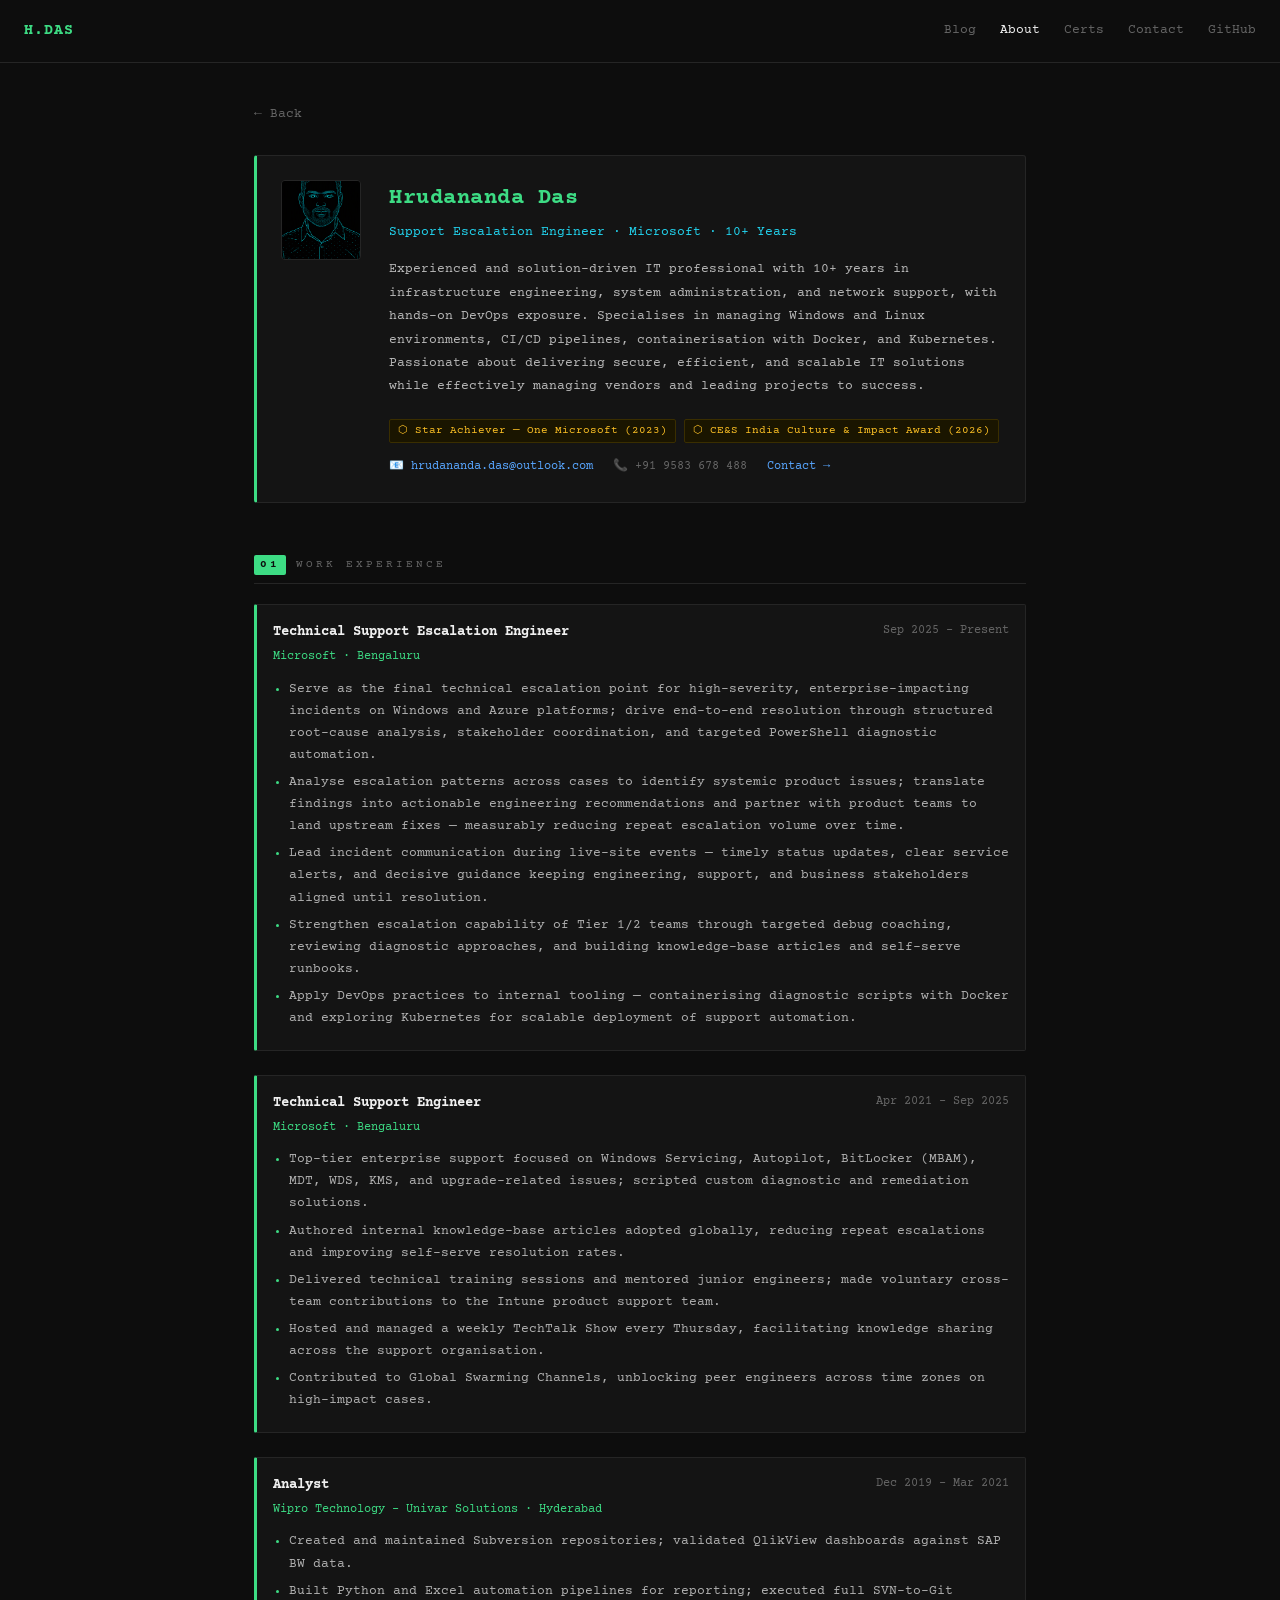
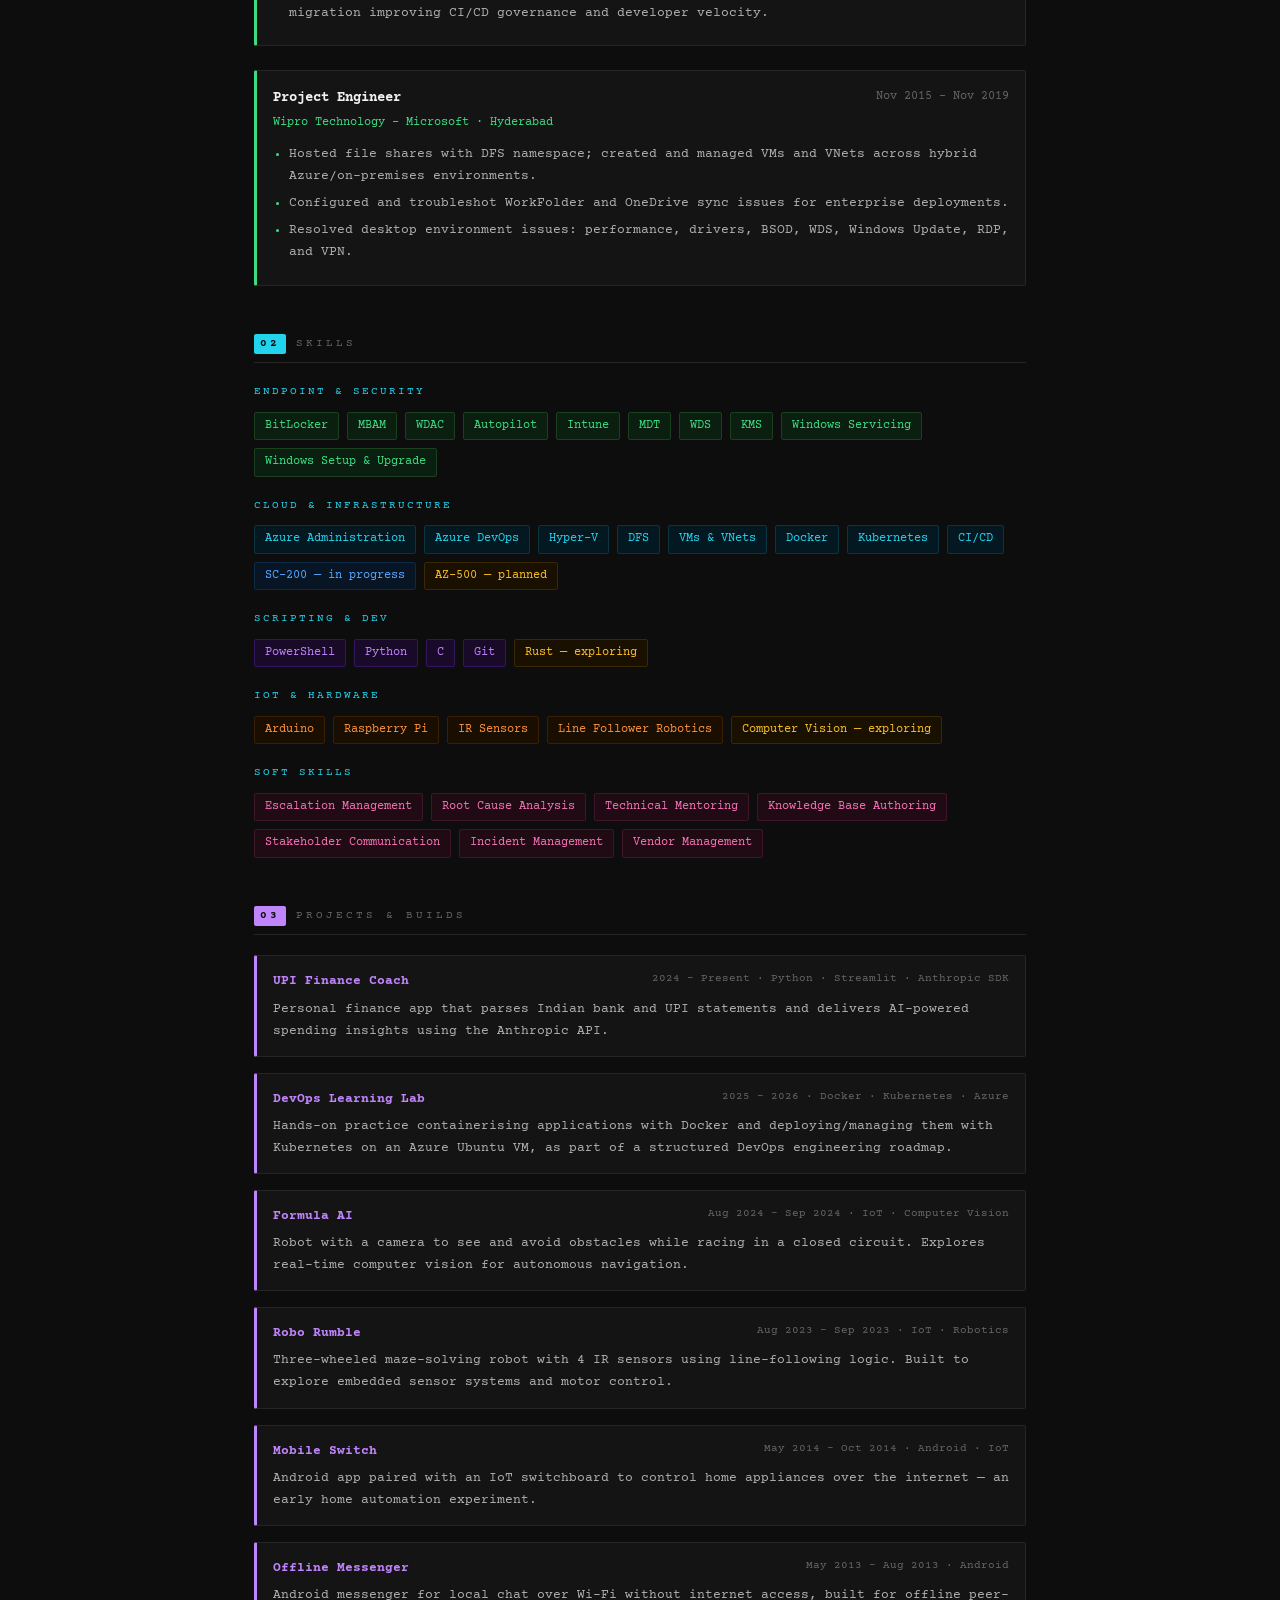
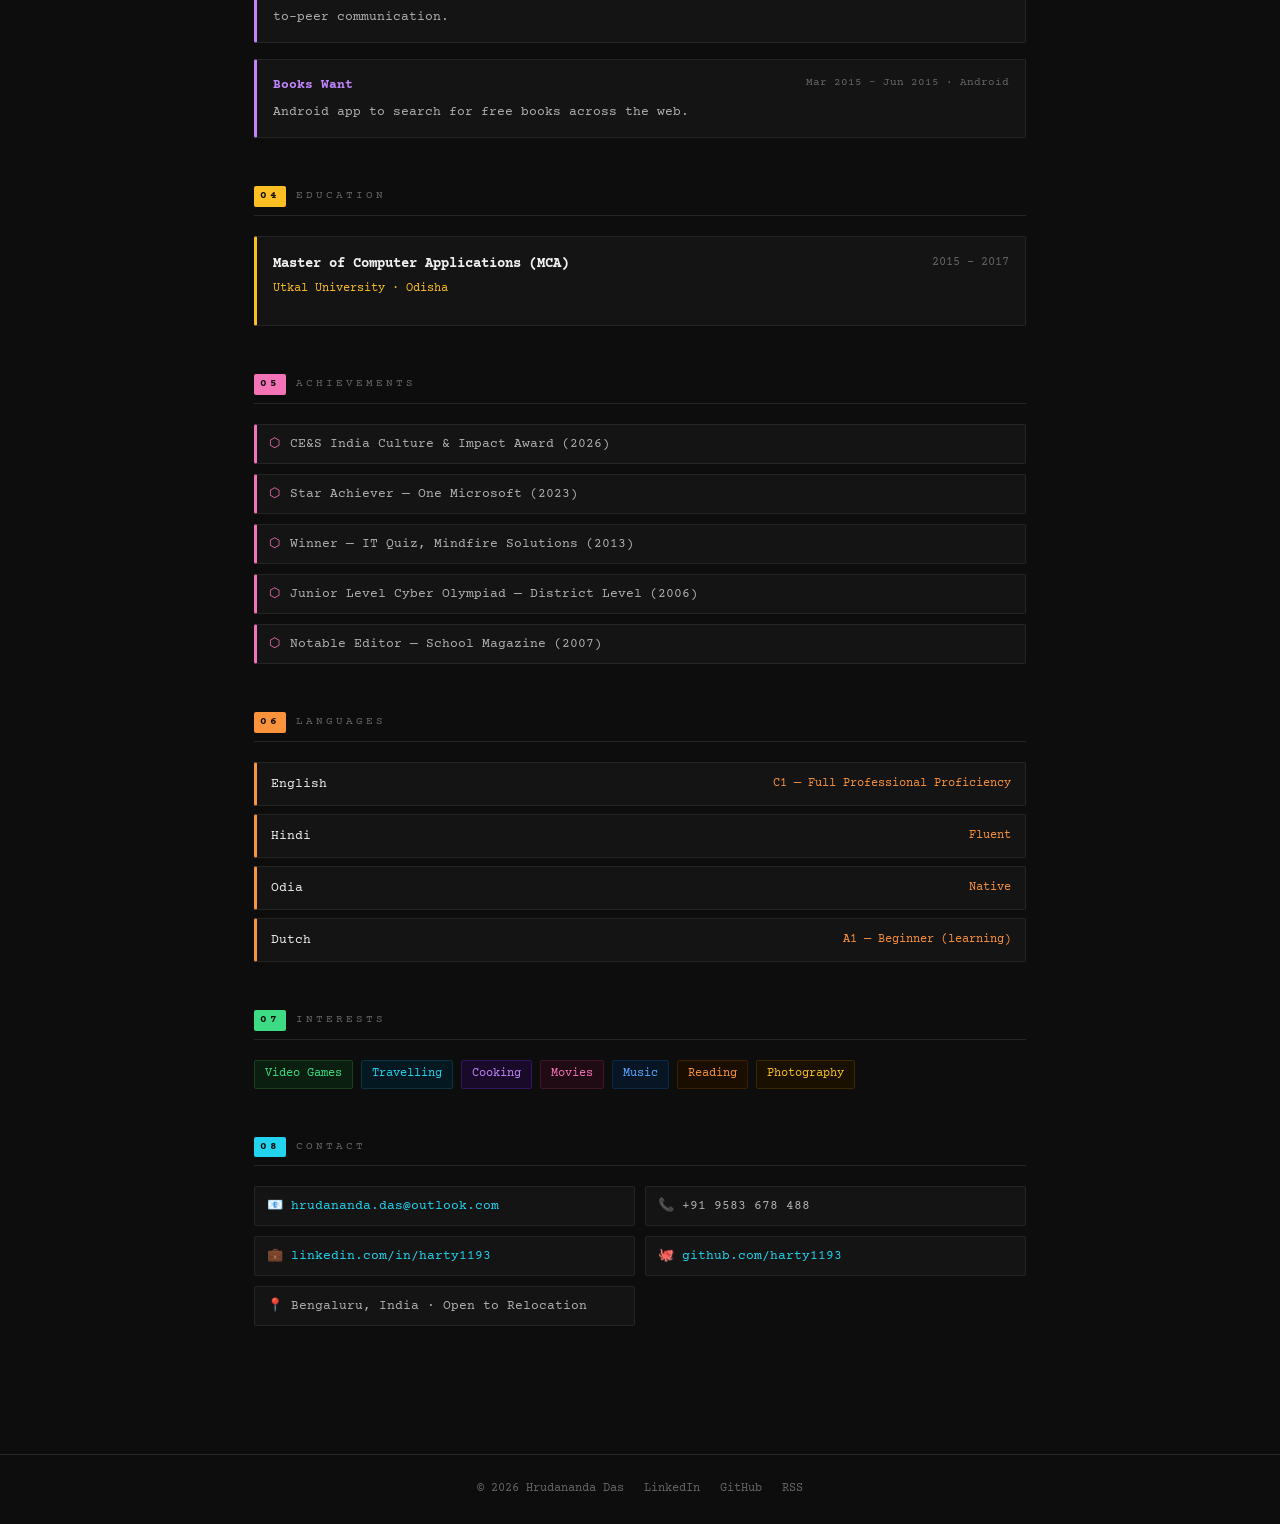
<file: whoami.html>
<!DOCTYPE html>
<html lang="en">
<head>
  <meta charset="UTF-8" />
  <meta name="viewport" content="width=device-width, initial-scale=1.0" />
  <title>Who Am I — Hrudananda Das</title>
  <link rel="preconnect" href="https://fonts.googleapis.com">
  <link rel="preconnect" href="https://fonts.gstatic.com" crossorigin>
  <link href="https://fonts.googleapis.com/css2?family=Courier+Prime:wght@400;700&display=swap" rel="stylesheet">
  <link rel="stylesheet" href="styles.css" />
</head>
<body>

<nav>
  <a class="nav-brand" href="index.html">H.DAS</a>
  <ul class="nav-links">
    <li><a href="notes.html">Blog</a></li>
    <li><a href="whoami.html" class="active">About</a></li>
    <li><a href="certifications.html">Certs</a></li>
    <li><a href="contact.html">Contact</a></li>
    <li><a href="https://github.com/harty1193" target="_blank" rel="noopener">GitHub</a></li>
  </ul>
</nav>

<main>

  <a class="back" href="index.html">← Back</a>

  <!-- HERO -->
  <div class="hero">
    <div class="avatar">
      <img src="Passport-Photo.png" alt="Hrudananda Das" style="width:100%;height:100%;object-fit:cover;">
    </div>
    <div class="hero-text">
      <h1>Hrudananda Das</h1>
      <p class="role">Support Escalation Engineer · Microsoft · 10+ Years</p>
      <p>
        Experienced and solution-driven IT professional with 10+ years in infrastructure engineering,
        system administration, and network support, with hands-on DevOps exposure. Specialises in
        managing Windows and Linux environments, CI/CD pipelines, containerisation with Docker, and
        Kubernetes. Passionate about delivering secure, efficient, and scalable IT solutions while
        effectively managing vendors and leading projects to success.
      </p>
      <div class="awards-row">
        <span class="award-badge">⬡ Star Achiever — One Microsoft (2023)</span>
        <span class="award-badge">⬡ CE&amp;S India Culture &amp; Impact Award (2026)</span>
      </div>
      <div class="hero-contact">
        <span>📧 <a href="mailto:hrudananda.das@outlook.com">hrudananda.das@outlook.com</a></span>
        <span>📞 +91 9583 678 488</span>
        <a href="#contact">Contact →</a>
      </div>
    </div>
  </div>

  <!-- WORK EXPERIENCE -->
  <section class="s-exp">
    <p class="section-label"><span class="num">01</span>Work Experience</p>

    <div class="entry">
      <div class="entry-header">
        <span class="entry-title">Technical Support Escalation Engineer</span>
        <span class="entry-period">Sep 2025 – Present</span>
      </div>
      <p class="entry-org">Microsoft · Bengaluru</p>
      <ul>
        <li>Serve as the final technical escalation point for high-severity, enterprise-impacting incidents on Windows and Azure platforms; drive end-to-end resolution through structured root-cause analysis, stakeholder coordination, and targeted PowerShell diagnostic automation.</li>
        <li>Analyse escalation patterns across cases to identify systemic product issues; translate findings into actionable engineering recommendations and partner with product teams to land upstream fixes — measurably reducing repeat escalation volume over time.</li>
        <li>Lead incident communication during live-site events — timely status updates, clear service alerts, and decisive guidance keeping engineering, support, and business stakeholders aligned until resolution.</li>
        <li>Strengthen escalation capability of Tier 1/2 teams through targeted debug coaching, reviewing diagnostic approaches, and building knowledge-base articles and self-serve runbooks.</li>
        <li>Apply DevOps practices to internal tooling — containerising diagnostic scripts with Docker and exploring Kubernetes for scalable deployment of support automation.</li>
      </ul>
    </div>

    <div class="entry">
      <div class="entry-header">
        <span class="entry-title">Technical Support Engineer</span>
        <span class="entry-period">Apr 2021 – Sep 2025</span>
      </div>
      <p class="entry-org">Microsoft · Bengaluru</p>
      <ul>
        <li>Top-tier enterprise support focused on Windows Servicing, Autopilot, BitLocker (MBAM), MDT, WDS, KMS, and upgrade-related issues; scripted custom diagnostic and remediation solutions.</li>
        <li>Authored internal knowledge-base articles adopted globally, reducing repeat escalations and improving self-serve resolution rates.</li>
        <li>Delivered technical training sessions and mentored junior engineers; made voluntary cross-team contributions to the Intune product support team.</li>
        <li>Hosted and managed a weekly TechTalk Show every Thursday, facilitating knowledge sharing across the support organisation.</li>
        <li>Contributed to Global Swarming Channels, unblocking peer engineers across time zones on high-impact cases.</li>
      </ul>
    </div>

    <div class="entry">
      <div class="entry-header">
        <span class="entry-title">Analyst</span>
        <span class="entry-period">Dec 2019 – Mar 2021</span>
      </div>
      <p class="entry-org">Wipro Technology – Univar Solutions · Hyderabad</p>
      <ul>
        <li>Created and maintained Subversion repositories; validated QlikView dashboards against SAP BW data.</li>
        <li>Built Python and Excel automation pipelines for reporting; executed full SVN-to-Git migration improving CI/CD governance and developer velocity.</li>
      </ul>
    </div>

    <div class="entry">
      <div class="entry-header">
        <span class="entry-title">Project Engineer</span>
        <span class="entry-period">Nov 2015 – Nov 2019</span>
      </div>
      <p class="entry-org">Wipro Technology – Microsoft · Hyderabad</p>
      <ul>
        <li>Hosted file shares with DFS namespace; created and managed VMs and VNets across hybrid Azure/on-premises environments.</li>
        <li>Configured and troubleshot WorkFolder and OneDrive sync issues for enterprise deployments.</li>
        <li>Resolved desktop environment issues: performance, drivers, BSOD, WDS, Windows Update, RDP, and VPN.</li>
      </ul>
    </div>
  </section>

  <!-- SKILLS -->
  <section class="s-skill">
    <p class="section-label"><span class="num">02</span>Skills</p>

    <div class="skills-group">
      <p class="skills-group-label">Endpoint &amp; Security</p>
      <div class="tags">
        <span class="tag tag-green">BitLocker</span>
        <span class="tag tag-green">MBAM</span>
        <span class="tag tag-green">WDAC</span>
        <span class="tag tag-green">Autopilot</span>
        <span class="tag tag-green">Intune</span>
        <span class="tag tag-green">MDT</span>
        <span class="tag tag-green">WDS</span>
        <span class="tag tag-green">KMS</span>
        <span class="tag tag-green">Windows Servicing</span>
        <span class="tag tag-green">Windows Setup &amp; Upgrade</span>
      </div>
    </div>

    <div class="skills-group">
      <p class="skills-group-label">Cloud &amp; Infrastructure</p>
      <div class="tags">
        <span class="tag tag-cyan">Azure Administration</span>
        <span class="tag tag-cyan">Azure DevOps</span>
        <span class="tag tag-cyan">Hyper-V</span>
        <span class="tag tag-cyan">DFS</span>
        <span class="tag tag-cyan">VMs &amp; VNets</span>
        <span class="tag tag-cyan">Docker</span>
        <span class="tag tag-cyan">Kubernetes</span>
        <span class="tag tag-cyan">CI/CD</span>
        <span class="tag tag-blue">SC-200 — in progress</span>
        <span class="tag tag-amber">AZ-500 — planned</span>
      </div>
    </div>

    <div class="skills-group">
      <p class="skills-group-label">Scripting &amp; Dev</p>
      <div class="tags">
        <span class="tag tag-purple">PowerShell</span>
        <span class="tag tag-purple">Python</span>
        <span class="tag tag-purple">C</span>
        <span class="tag tag-purple">Git</span>
        <span class="tag tag-amber">Rust — exploring</span>
      </div>
    </div>

    <div class="skills-group">
      <p class="skills-group-label">IoT &amp; Hardware</p>
      <div class="tags">
        <span class="tag tag-orange">Arduino</span>
        <span class="tag tag-orange">Raspberry Pi</span>
        <span class="tag tag-orange">IR Sensors</span>
        <span class="tag tag-orange">Line Follower Robotics</span>
        <span class="tag tag-amber">Computer Vision — exploring</span>
      </div>
    </div>

    <div class="skills-group">
      <p class="skills-group-label">Soft Skills</p>
      <div class="tags">
        <span class="tag tag-pink">Escalation Management</span>
        <span class="tag tag-pink">Root Cause Analysis</span>
        <span class="tag tag-pink">Technical Mentoring</span>
        <span class="tag tag-pink">Knowledge Base Authoring</span>
        <span class="tag tag-pink">Stakeholder Communication</span>
        <span class="tag tag-pink">Incident Management</span>
        <span class="tag tag-pink">Vendor Management</span>
      </div>
    </div>
  </section>

  <!-- PROJECTS -->
  <section class="s-proj">
    <p class="section-label"><span class="num">03</span>Projects &amp; Builds</p>

    <div class="project-card">
      <div class="project-header">
        <span class="project-title">UPI Finance Coach</span>
        <span class="project-meta">2024 – Present · Python · Streamlit · Anthropic SDK</span>
      </div>
      <p>Personal finance app that parses Indian bank and UPI statements and delivers AI-powered spending insights using the Anthropic API.</p>
    </div>

    <div class="project-card">
      <div class="project-header">
        <span class="project-title">DevOps Learning Lab</span>
        <span class="project-meta">2025 – 2026 · Docker · Kubernetes · Azure</span>
      </div>
      <p>Hands-on practice containerising applications with Docker and deploying/managing them with Kubernetes on an Azure Ubuntu VM, as part of a structured DevOps engineering roadmap.</p>
    </div>

    <div class="project-card">
      <div class="project-header">
        <span class="project-title">Formula AI</span>
        <span class="project-meta">Aug 2024 – Sep 2024 · IoT · Computer Vision</span>
      </div>
      <p>Robot with a camera to see and avoid obstacles while racing in a closed circuit. Explores real-time computer vision for autonomous navigation.</p>
    </div>

    <div class="project-card">
      <div class="project-header">
        <span class="project-title">Robo Rumble</span>
        <span class="project-meta">Aug 2023 – Sep 2023 · IoT · Robotics</span>
      </div>
      <p>Three-wheeled maze-solving robot with 4 IR sensors using line-following logic. Built to explore embedded sensor systems and motor control.</p>
    </div>

    <div class="project-card">
      <div class="project-header">
        <span class="project-title">Mobile Switch</span>
        <span class="project-meta">May 2014 – Oct 2014 · Android · IoT</span>
      </div>
      <p>Android app paired with an IoT switchboard to control home appliances over the internet — an early home automation experiment.</p>
    </div>

    <div class="project-card">
      <div class="project-header">
        <span class="project-title">Offline Messenger</span>
        <span class="project-meta">May 2013 – Aug 2013 · Android</span>
      </div>
      <p>Android messenger for local chat over Wi-Fi without internet access, built for offline peer-to-peer communication.</p>
    </div>

    <div class="project-card">
      <div class="project-header">
        <span class="project-title">Books Want</span>
        <span class="project-meta">Mar 2015 – Jun 2015 · Android</span>
      </div>
      <p>Android app to search for free books across the web.</p>
    </div>
  </section>

  <!-- EDUCATION -->
  <section class="s-edu">
    <p class="section-label"><span class="num">04</span>Education</p>
    <div class="entry edu-entry">
      <div class="entry-header">
        <span class="entry-title">Master of Computer Applications (MCA)</span>
        <span class="entry-period">2015 – 2017</span>
      </div>
      <p class="entry-org">Utkal University · Odisha</p>
    </div>
  </section>

  <!-- ACHIEVEMENTS -->
  <section class="s-ach">
    <p class="section-label"><span class="num">05</span>Achievements</p>
    <div class="achievement"><span class="hex">⬡</span> CE&amp;S India Culture &amp; Impact Award (2026)</div>
    <div class="achievement"><span class="hex">⬡</span> Star Achiever — One Microsoft (2023)</div>
    <div class="achievement"><span class="hex">⬡</span> Winner — IT Quiz, Mindfire Solutions (2013)</div>
    <div class="achievement"><span class="hex">⬡</span> Junior Level Cyber Olympiad — District Level (2006)</div>
    <div class="achievement"><span class="hex">⬡</span> Notable Editor — School Magazine (2007)</div>
  </section>

  <!-- LANGUAGES -->
  <section class="s-lang">
    <p class="section-label"><span class="num">06</span>Languages</p>
    <div class="lang-row"><span class="lang-name">English</span><span class="lang-level">C1 — Full Professional Proficiency</span></div>
    <div class="lang-row"><span class="lang-name">Hindi</span><span class="lang-level">Fluent</span></div>
    <div class="lang-row"><span class="lang-name">Odia</span><span class="lang-level">Native</span></div>
    <div class="lang-row"><span class="lang-name">Dutch</span><span class="lang-level">A1 — Beginner (learning)</span></div>
  </section>

  <!-- INTERESTS -->
  <section class="s-int">
    <p class="section-label"><span class="num">07</span>Interests</p>
    <div class="tags">
      <span class="tag tag-green">Video Games</span>
      <span class="tag tag-cyan">Travelling</span>
      <span class="tag tag-purple">Cooking</span>
      <span class="tag tag-pink">Movies</span>
      <span class="tag tag-blue">Music</span>
      <span class="tag tag-orange">Reading</span>
      <span class="tag tag-amber">Photography</span>
    </div>
  </section>

  <!-- CONTACT -->
  <section class="s-con" id="contact">
    <p class="section-label"><span class="num">08</span>Contact</p>
    <div class="contact-grid">
      <div class="contact-item">📧 <a href="mailto:hrudananda.das@outlook.com">hrudananda.das@outlook.com</a></div>
      <div class="contact-item">📞 +91 9583 678 488</div>
      <div class="contact-item">💼 <a href="https://linkedin.com/in/harty1193" target="_blank" rel="noopener">linkedin.com/in/harty1193</a></div>
      <div class="contact-item">🐙 <a href="https://github.com/harty1193" target="_blank" rel="noopener">github.com/harty1193</a></div>
      <div class="contact-item">📍 Bengaluru, India · Open to Relocation</div>
    </div>
  </section>

</main>

<footer>
  <span>© 2026 Hrudananda Das</span>
  <a href="https://linkedin.com/in/harty1193" target="_blank" rel="noopener">LinkedIn</a>
  <a href="https://github.com/harty1193" target="_blank" rel="noopener">GitHub</a>
  <a href="feed.xml">RSS</a>
</footer>

</body>
</html>
</file>
<file: styles.css>
*, *::before, *::after { 
  box-sizing: border-box; 
  margin: 0; 
  padding: 0; 
}

:root {
  --bg:          #0d0d0d;
  --surface:     #141414;
  --border:      #252525;
  --accent:      #f0f0f0;
  --muted:       #666;
  --font-mono:   'Courier Prime', 'Courier New', Courier, monospace;
  --max-width:   820px;

  /* Color Palette */
  --green:       #3ddc84;
  --blue:        #58a6ff;
  --purple:      #c084fc;
  --amber:       #fbbf24;
  --pink:        #f472b6;
  --cyan:        #22d3ee;
  --orange:      #fb923c;
  --red:         #f87171;

  /* Section Accents */
  --c-exp:       var(--green);
  --c-skill:     var(--cyan);
  --c-proj:      var(--purple);
  --c-cert:      var(--blue);
  --c-edu:       var(--amber);
  --c-ach:       var(--pink);
  --c-lang:      var(--orange);
  --c-int:       var(--green);
  --c-con:       var(--cyan);
}

html {
  scroll-behavior: smooth;
}

body {
  background: var(--bg);
  color: var(--accent);
  font-family: var(--font-mono);
  font-size: 14px;
  line-height: 1.7;
  min-height: 100vh;
  display: flex;
  flex-direction: column;
}

/* ── NAV ── */
nav {
  border-bottom: 1px solid var(--border);
  padding: 18px 24px;
  display: flex;
  justify-content: space-between;
  align-items: center;
  position: sticky;
  top: 0;
  background: var(--bg);
  z-index: 10;
}

.nav-brand {
  font-weight: bold;
  font-size: 15px;
  color: var(--green);
  text-decoration: none;
  letter-spacing: 1px;
}

.nav-links { 
  display: flex; 
  gap: 24px; 
  list-style: none; 
}

.nav-links a {
  color: var(--muted);
  text-decoration: none;
  font-size: 13px;
  transition: color 0.2s;
}

.nav-links a:hover, 
.nav-links a.active { 
  color: var(--accent); 
}

/* ── LAYOUT ── */
main {
  max-width: var(--max-width);
  margin: 0 auto;
  width: 100%;
  padding: 40px 24px 80px;
  flex: 1;
}

.page-grid {
  display: grid;
  grid-template-columns: 1fr 220px;
  gap: 32px;
  max-width: 1080px;
  margin: 0 auto;
  padding: 40px 24px 80px;
  width: 100%;
}

.page-grid main {
  padding: 0;
  max-width: 100%;
}

/* ── BACK BUTTON ── */
.back {
  display: inline-block;
  color: var(--muted);
  text-decoration: none;
  font-size: 13px;
  margin-bottom: 30px;
  transition: color 0.2s;
}

.back:hover { 
  color: var(--accent); 
}

/* ── HERO & HEADERS ── */
.hero {
  display: flex;
  gap: 28px;
  align-items: flex-start;
  margin-bottom: 52px;
  padding: 24px;
  background: var(--surface);
  border: 1px solid var(--border);
  border-left: 3px solid var(--green);
  border-radius: 3px;
}

.avatar {
  width: 80px;
  height: 80px;
  border: 1px solid var(--border);
  border-radius: 4px;
  background: #1a1a1a;
  display: flex;
  align-items: center;
  justify-content: center;
  font-size: 10px;
  color: var(--muted);
  flex-shrink: 0;
  overflow: hidden;
}

.hero-text h1 {
  font-size: 22px;
  font-weight: bold;
  color: var(--green);
  margin-bottom: 4px;
  letter-spacing: 0.5px;
}

.hero-text .role {
  color: var(--cyan);
  font-size: 13px;
  margin-bottom: 14px;
}

.hero-text p {
  color: #b8b8b8;
  font-size: 13px;
  line-height: 1.8;
}

.award-badge {
  display: inline-block;
  margin-top: 10px;
  font-size: 11px;
  color: var(--amber);
  border: 1px solid #3a2e00;
  background: #1a1500;
  padding: 2px 8px;
  border-radius: 2px;
}

.hero-contact {
  margin-top: 14px;
  display: flex;
  gap: 20px;
  flex-wrap: wrap;
  font-size: 12px;
  color: var(--muted);
}

.hero-contact a { 
  color: var(--blue); 
  text-decoration: none; 
}

.hero-contact a:hover { 
  text-decoration: underline; 
}

.page-header {
  margin-bottom: 32px;
  padding-bottom: 16px;
  border-bottom: 1px solid var(--border);
}

.page-header h1 {
  font-size: 22px;
  font-weight: bold;
  color: var(--blue);
  margin-bottom: 4px;
  letter-spacing: 0.5px;
  text-transform: uppercase;
}

.page-header .subtitle {
  font-size: 12px;
  color: var(--muted);
}

/* ── SECTION LABELS ── */
section { 
  margin-bottom: 48px; 
}

.section-label {
  font-size: 11px;
  color: var(--muted);
  text-transform: uppercase;
  letter-spacing: 3px;
  margin-bottom: 20px;
  padding-bottom: 8px;
  border-bottom: 1px solid var(--border);
  display: flex;
  align-items: center;
  gap: 10px;
}

.section-label .num {
  font-size: 11px;
  font-weight: bold;
  padding: 1px 6px;
  border-radius: 2px;
}

.s-exp   .num { color: var(--bg); background: var(--c-exp); }
.s-skill .num { color: var(--bg); background: var(--c-skill); }
.s-proj  .num { color: var(--bg); background: var(--c-proj); }
.s-cert  .num { color: var(--bg); background: var(--c-cert); }
.s-edu   .num { color: var(--bg); background: var(--c-edu); }
.s-ach   .num { color: var(--bg); background: var(--c-ach); }
.s-lang  .num { color: var(--bg); background: var(--c-lang); }
.s-int   .num { color: var(--bg); background: var(--c-int); }
.s-con   .num { color: var(--bg); background: var(--c-con); }

/* ── EXPERIENCE, PROJ, EDU CARDS ── */
.entry {
  margin-bottom: 24px;
  padding: 16px;
  background: var(--surface);
  border: 1px solid var(--border);
  border-left: 3px solid var(--c-exp);
  border-radius: 2px;
}

.entry-header {
  display: flex;
  justify-content: space-between;
  align-items: flex-start;
  margin-bottom: 2px;
  gap: 12px;
  flex-wrap: wrap;
}

.entry-title { 
  font-size: 14px; 
  font-weight: bold; 
  color: var(--accent); 
}

.entry-period { 
  font-size: 12px; 
  color: var(--muted); 
  white-space: nowrap; 
}

.entry-org { 
  font-size: 12px; 
  color: var(--c-exp); 
  margin-bottom: 10px; 
}

.entry ul { 
  padding-left: 16px; 
}

.entry ul li {
  font-size: 13px;
  color: #b0b0b0;
  margin-bottom: 5px;
  line-height: 1.7;
}

.entry ul li::marker { 
  color: var(--c-exp); 
}

.entry.edu-entry { 
  border-left-color: var(--c-edu); 
}

.entry.edu-entry .entry-org { 
  color: var(--c-edu); 
}

/* ── SKILLS & TAGS ── */
.skills-group { 
  margin-bottom: 20px; 
}

.skills-group-label {
  font-size: 11px;
  color: var(--c-skill);
  margin-bottom: 10px;
  text-transform: uppercase;
  letter-spacing: 2px;
}

.tags { 
  display: flex; 
  flex-wrap: wrap; 
  gap: 8px; 
}

.tag {
  padding: 3px 10px;
  font-size: 12px;
  border-radius: 2px;
  border: 1px solid;
}

.tag-green  { color: var(--green);  background: #0a1f10; border-color: #1a4020; }
.tag-cyan   { color: var(--cyan);   background: #031820; border-color: #0a3540; }
.tag-purple { color: var(--purple); background: #180a28; border-color: #341560; }
.tag-blue   { color: var(--blue);   background: #071525; border-color: #0a2a48; }
.tag-amber  { color: var(--amber);  background: #1a1000; border-color: #3a2800; }
.tag-pink   { color: var(--pink);   background: #200a14; border-color: #40152a; }
.tag-orange { color: var(--orange); background: #1a0e00; border-color: #3a2000; }
.tag-muted  { color: #999;          background: #161616; border-color: #2a2a2a; }

/* ── CERTIFICATIONS (EXTENDED) ── */
.summary-strip {
  display: flex; 
  flex-wrap: wrap; 
  gap: 16px;
  background: var(--surface); 
  border: 1px solid var(--border);
  border-left: 3px solid var(--blue);
  padding: 16px 20px; 
  margin-bottom: 32px; 
  border-radius: 2px;
}

.sum-item { 
  text-align: center; 
  min-width: 80px; 
}

.sum-num { 
  font-size: 22px; 
  font-weight: bold; 
  color: var(--blue); 
  display: block; 
}

.sum-lbl { 
  font-size: 10px; 
  letter-spacing: 1px; 
  text-transform: uppercase; 
  color: var(--muted); 
}

.cert-card {
  display: grid;
  grid-template-columns: 80px 1fr;
  gap: 20px;
  margin-bottom: 20px;
  padding: 18px;
  background: var(--surface);
  border: 1px solid var(--border);
  border-left: 3px solid var(--c-cert);
  border-radius: 2px;
}

.cert-card.future { 
  border-left-color: var(--muted); 
  opacity: 0.85; 
}

.badge-col { 
  display: flex; 
  flex-direction: column; 
  align-items: center; 
  gap: 8px; 
}

.badge-shield {
  width: 58px; 
  height: 66px;
  position: relative;
  display: flex; 
  align-items: center; 
  justify-content: center;
}

.badge-shield svg { 
  width: 100%; 
  height: 100%; 
  position: absolute; 
  top: 0; 
  left: 0; 
}

.badge-text { 
  position: relative; 
  z-index: 1; 
  text-align: center; 
}

.badge-text .badge-ms { 
  font-size: 6px; 
  letter-spacing: 1px; 
  text-transform: uppercase; 
  color: #fff; 
  display: block; 
  font-weight: bold; 
}

.badge-text .badge-level { 
  font-size: 7px; 
  letter-spacing: 0.5px; 
  text-transform: uppercase; 
  color: #fff; 
  display: block; 
  font-weight: bold; 
  line-height: 1.2; 
}

.badge-stars { 
  font-size: 10px; 
  color: var(--amber); 
}

.cert-body h2 { 
  font-size: 15px; 
  font-weight: bold; 
  color: var(--accent); 
  margin-bottom: 2px; 
}

.cert-exam { 
  font-size: 12px; 
  color: var(--blue); 
  margin-bottom: 12px; 
}

.cert-meta { 
  display: flex; 
  flex-direction: column; 
  gap: 4px; 
  margin-bottom: 12px; 
  font-size: 12px; 
}

.cert-meta-row { 
  display: flex; 
  gap: 12px; 
}

.cert-meta-label { 
  color: var(--muted); 
  min-width: 90px; 
  text-transform: uppercase; 
  font-size: 10px; 
  letter-spacing: 1px; 
}

.cert-meta-value { 
  color: #b0b0b0; 
}

.cert-meta-value.mono { 
  color: var(--cyan); 
}

.cert-desc { 
  font-size: 13px; 
  color: #b0b0b0; 
  margin-bottom: 14px; 
}

.cert-links { 
  display: flex; 
  gap: 12px; 
  flex-wrap: wrap; 
}

.cert-link { 
  font-size: 11px; 
  color: var(--blue); 
  text-decoration: none; 
  border: 1px solid #0a2a48; 
  background: #071525; 
  padding: 3px 10px; 
  border-radius: 2px; 
}

.cert-link:hover { 
  border-color: var(--blue); 
}

.cert-link.disabled { 
  color: var(--muted); 
  border-color: var(--border); 
  background: transparent; 
  pointer-events: none; 
}

.progress-wrap { 
  margin-top: 12px; 
}

.progress-label { 
  font-size: 10px; 
  text-transform: uppercase; 
  color: var(--muted); 
  margin-bottom: 4px; 
  letter-spacing: 1px; 
}

.progress-bar { 
  height: 4px; 
  background: var(--border); 
  border-radius: 2px; 
  overflow: hidden; 
}

.progress-fill { 
  height: 100%; 
  background: var(--blue); 
}

/* ── SIDEBAR ── */
aside.side-col { 
  display: flex; 
  flex-direction: column; 
  gap: 32px; 
}

.side-section { 
  background: var(--surface); 
  border: 1px solid var(--border); 
  padding: 16px; 
  border-radius: 2px; 
}

.side-label { 
  font-size: 11px; 
  letter-spacing: 2px; 
  text-transform: uppercase; 
  color: var(--muted); 
  margin-bottom: 12px; 
  padding-bottom: 6px; 
  border-bottom: 1px solid var(--border); 
}

.side-links, 
.toc-links { 
  list-style: none; 
  display: flex; 
  flex-direction: column; 
  gap: 8px; 
}

.side-links a, 
.toc-links a { 
  font-size: 12px; 
  color: var(--muted); 
  text-decoration: none; 
  transition: color 0.2s; 
}

.side-links a:hover, 
.toc-links a:hover { 
  color: var(--accent); 
}

.toc-links a.dim { 
  color: #444; 
}

/* ── OTHER SECTIONS ── */
.achievement {
  display: flex;
  gap: 10px;
  margin-bottom: 10px;
  font-size: 13px;
  color: #b0b0b0;
  padding: 8px 12px;
  background: var(--surface);
  border: 1px solid var(--border);
  border-left: 3px solid var(--c-ach);
  border-radius: 2px;
}

.achievement .hex { 
  color: var(--pink); 
  flex-shrink: 0; 
}

.lang-row {
  display: flex;
  justify-content: space-between;
  align-items: center;
  padding: 10px 14px;
  margin-bottom: 8px;
  background: var(--surface);
  border: 1px solid var(--border);
  border-left: 3px solid var(--c-lang);
  border-radius: 2px;
  font-size: 13px;
}

.lang-name { 
  color: var(--accent); 
}

.lang-level { 
  color: var(--orange); 
  font-size: 12px; 
}

.contact-grid {
  display: grid;
  grid-template-columns: 1fr 1fr;
  gap: 10px;
}

.contact-item {
  font-size: 13px;
  color: #b0b0b0;
  padding: 8px 12px;
  background: var(--surface);
  border: 1px solid var(--border);
  border-radius: 2px;
}

.contact-item a { 
  color: var(--cyan); 
  text-decoration: none; 
}

.contact-item a:hover { 
  text-decoration: underline; 
}

/* ── FOOTER ── */
footer {
  border-top: 1px solid var(--border);
  padding: 24px;
  text-align: center;
  font-size: 12px;
  color: var(--muted);
  display: flex;
  gap: 20px;
  justify-content: center;
  background: var(--bg);
}

footer a { 
  color: var(--muted); 
  text-decoration: none; 
}

footer a:hover { 
  color: var(--accent); 
}

@media (max-width: 768px) {
  .page-grid { 
    grid-template-columns: 1fr; 
  }
  .hero { 
    flex-direction: column; 
  }
  .contact-grid { 
    grid-template-columns: 1fr; 
  }
  .cert-card { 
    grid-template-columns: 1fr; 
  }
  .badge-col { 
    flex-direction: row; 
  }
}
/* ── PAGE HEADER (shared by certs, contact) ── */
.page-header {
  margin-bottom: 32px;
  padding-bottom: 16px;
  border-bottom: 1px solid var(--border);
}
.page-header h1 {
  font-size: 22px;
  font-weight: bold;
  color: var(--blue);
  margin-bottom: 4px;
  letter-spacing: 0.5px;
  text-transform: uppercase;
}
.page-header .subtitle {
  font-size: 12px;
  color: var(--muted);
}

/* ── PROJECT CARDS (whoami) ── */
.project-card {
  margin-bottom: 16px;
  padding: 14px 16px;
  background: var(--surface);
  border: 1px solid var(--border);
  border-left: 3px solid var(--c-proj);
  border-radius: 2px;
}
.project-header {
  display: flex;
  justify-content: space-between;
  align-items: flex-start;
  flex-wrap: wrap;
  gap: 8px;
  margin-bottom: 5px;
}
.project-title { font-size: 13px; font-weight: bold; color: var(--purple); }
.project-meta  { font-size: 11px; color: var(--muted); }
.project-card p { font-size: 13px; color: #b0b0b0; }

/* ── AWARDS ROW (whoami hero) ── */
.awards-row {
  display: flex;
  flex-wrap: wrap;
  gap: 8px;
  margin-top: 10px;
  margin-bottom: 4px;
}

/* ── SKILLS GROUP LABEL ── */
.skills-group-label {
  font-size: 11px;
  color: var(--c-skill);
  margin-bottom: 10px;
  text-transform: uppercase;
  letter-spacing: 2px;
}
</file>
